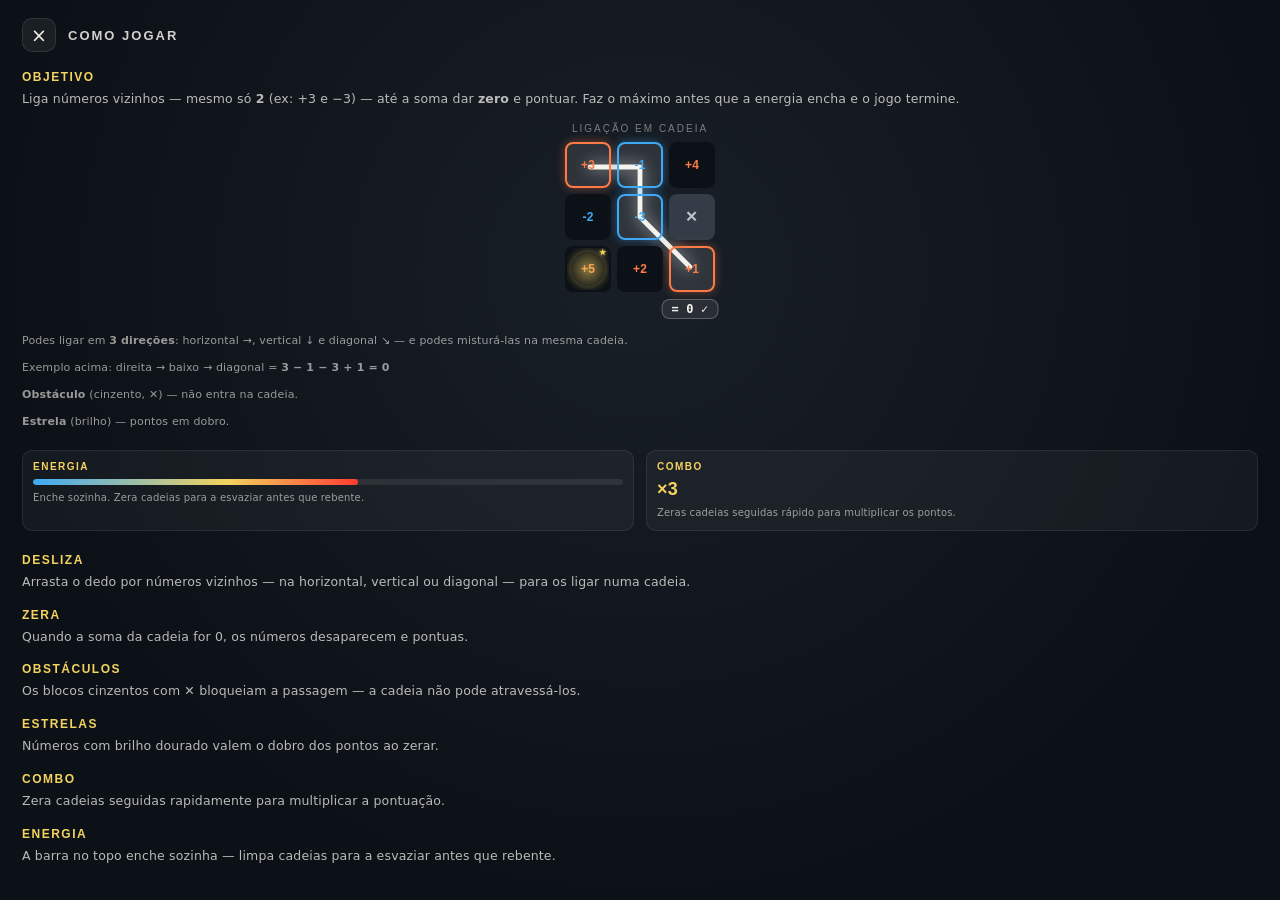
<file: www/index.html>
<!doctype html>
<html lang="pt">
<head>
<meta charset="utf-8">
<meta name="viewport" content="width=device-width, initial-scale=1, maximum-scale=1, user-scalable=no, viewport-fit=cover">
<meta name="theme-color" content="#090d12">
<meta name="apple-mobile-web-app-capable" content="yes">
<meta name="mobile-web-app-capable" content="yes">
<meta name="apple-mobile-web-app-status-bar-style" content="black-translucent">
<meta name="apple-mobile-web-app-title" content="ZERO">
<link rel="manifest" href="./manifest.json">
<link rel="icon" href="./icon-192.png">
<link rel="apple-touch-icon" href="./apple-touch-icon.png">
<meta name="description" content="Liga números vizinhos até a soma dar exatamente zero. Um puzzle rápido e viciante.">
<title>ZERO</title>
<style>
  :root{
    --bg:#0d1015;
    --warm:#ff7a45;
    --cool:#3fa9f5;
    --gold:#f4d35e;
    --rock:#3a4048;
    --ink:#eaf2f5;
    --surf-rgb:255,255,255;
    --scr-a:22,26,33;
    --scr-b:13,16,21;
    --scr-c:6,7,10;
  }
  body.theme-light{
    --bg:#f4f5f8;
    --ink:#14171c;
    --rock:#c9cdd4;
    --surf-rgb:15,17,22;
    --scr-a:255,255,255;
    --scr-b:238,240,244;
    --scr-c:223,227,233;
  }
  body{transition:background .25s ease, color .25s ease;}
  *{box-sizing:border-box; -webkit-tap-highlight-color:transparent;}
  html,body{
    margin:0; padding:0; width:100%; height:100%;
    background:var(--bg); overflow:hidden; overscroll-behavior:none;
    user-select:none; -webkit-user-select:none;
    font-family:'Inter',sans-serif; color:var(--ink);
  }
  /* bloqueio de scroll/touch: só na casa (#startScreen) e no jogo (#game) — as outras screens
     precisam de poder fazer scroll (missões, conquistas, definições, etc.) */
  #game{display:block; width:100vw; height:100vh; height:100dvh; touch-action:none;}

  #hud{
    position:fixed; top:0; left:0; right:0;
    padding: max(14px, env(safe-area-inset-top)) 20px 0 20px;
    pointer-events:none; z-index:5;
  }
  #hudTop{display:flex; justify-content:space-between; align-items:flex-start; gap:12px;}
  #menuBtn{
    flex:none; width:38px; height:38px; border-radius:11px;
    background:rgba(var(--surf-rgb),0.06); border:1px solid rgba(var(--surf-rgb),0.12);
    display:flex; flex-direction:column; align-items:center; justify-content:center; gap:4px;
    pointer-events:auto; cursor:pointer;
  }
  #menuBtn span{display:block; width:16px; height:2px; border-radius:2px; background:var(--ink); opacity:0.85;}
  #pauseBtn{
    flex:none; width:38px; height:38px; border-radius:11px;
    background:rgba(var(--surf-rgb),0.06); border:1px solid rgba(var(--surf-rgb),0.12);
    display:flex; align-items:center; justify-content:center; gap:4px;
    pointer-events:auto; cursor:pointer;
  }
  #pauseBtn span{display:block; width:4px; height:14px; border-radius:2px; background:var(--ink); opacity:0.85;}
  #scoreWrap{display:flex; flex-direction:column; line-height:1; flex:1;}
  #scoreVal{font-family:'Sora',sans-serif; font-weight:800; font-size:32px; letter-spacing:0.3px;}
  @keyframes recordGlow{
    0%{ color:var(--ink); text-shadow:none; }
    25%{ color:var(--gold); text-shadow:0 0 18px rgba(244,211,94,0.9); }
    100%{ color:var(--ink); text-shadow:none; }
  }
  #scoreVal.recordPulse{ animation:recordGlow 1.4s ease-out; }
  #scoreLabel{font-size:10px; letter-spacing:3px; opacity:0.45; margin-top:2px;}
  #comboBadge{
    font-family:'Sora',sans-serif; font-weight:700; font-size:13px;
    color:var(--gold); opacity:0; transform:translateY(-4px);
    transition:opacity .15s, transform .15s; margin-top:6px;
  }
  #comboBadge.show{opacity:1; transform:translateY(0);}
  #levelWrap{text-align:right; opacity:0.55; font-size:11px; letter-spacing:2px;}
  #levelCol{flex:none; display:flex; flex-direction:column; align-items:flex-end; gap:10px;}
  #levelVal{font-family:'Sora',sans-serif; font-size:17px; font-weight:600; opacity:1;}
  #levelVal.compoundVal{font-size:11.5px; line-height:1.3;}
  #missionTitleBar{
    font-family:'Sora',sans-serif; font-weight:700; font-size:12px; letter-spacing:1px;
    color:var(--gold); opacity:0; max-height:0; overflow:hidden;
    margin-top:0; text-align:center;
    transition:opacity .2s, max-height .2s, margin-top .2s;
  }
  #missionTitleBar.show{opacity:1; max-height:24px; margin-top:10px;}
  #missionTitleBar .streakFlame{color:var(--gold); opacity:0.9;}

  #corruptionOuter{
    margin-top:14px; height:7px; border-radius:99px; background:rgba(var(--surf-rgb),0.08);
    overflow:hidden;
  }
  #corruptionInner{height:100%; width:0%; border-radius:99px; background:linear-gradient(90deg,var(--cool),var(--gold) 60%,#ff3b30 100%); transition:width .15s linear;}
  #corruptionLabel{font-size:9px; letter-spacing:3px; opacity:0.4; margin-top:5px;}

  #hintBtn{
    position:relative; flex:none;
    z-index:8; width:44px; height:44px; border-radius:50%;
    background:rgba(244,211,94,0.12); border:1px solid rgba(244,211,94,0.35);
    display:flex; align-items:center; justify-content:center;
    font-size:19px; cursor:pointer; pointer-events:auto;
    box-shadow:0 4px 18px rgba(0,0,0,0.35);
    transition:transform .12s, opacity .2s;
  }
  #hintBtn:active{transform:scale(0.92);}
  #hintBtn.disabled{opacity:0.35; pointer-events:none;}
  #hintBtn.tutorialHidden{opacity:0; pointer-events:none;}
  #hintBtn .hintCost{
    position:absolute; bottom:-6px; right:-4px;
    background:rgb(var(--scr-c)); border:1px solid rgba(var(--surf-rgb),0.15);
    border-radius:999px; font-family:'Sora',sans-serif; font-size:9px; font-weight:700;
    padding:2px 6px; color:var(--gold); letter-spacing:0.5px;
  }

  #boostRow{
    display:flex; gap:14px; margin-top:10px; pointer-events:none;
  }
  .boostGroup{
    display:flex; align-items:center; gap:5px; pointer-events:none;
  }
  .boostBtn{
    position:relative; pointer-events:auto; cursor:pointer;
    width:40px; height:40px; border-radius:50%;
    display:flex; align-items:center; justify-content:center;
    font-size:17px;
    background:rgba(var(--surf-rgb),0.08); border:1px solid rgba(var(--surf-rgb),0.2);
    box-shadow:0 4px 16px rgba(0,0,0,0.32);
    transition:transform .12s, opacity .2s, background .2s, border-color .2s;
  }
  .boostBtn:active{transform:scale(0.9);}
  .boostBtn.disabled{opacity:0.32; pointer-events:none;}
  .boostGroup.tutorialHidden{opacity:0; pointer-events:none;}
  .boostBtn .boostCount{
    position:absolute; bottom:-7px; right:-6px;
    background:rgb(var(--scr-c)); border:1px solid rgba(var(--surf-rgb),0.15);
    border-radius:999px; font-family:'Sora',sans-serif; font-size:12px; font-weight:800;
    padding:2px 7px; color:var(--gold); letter-spacing:0.3px;
  }
  .boostInfoDot{
    position:relative; flex:none; width:17px; height:17px; border-radius:50%;
    background:rgba(var(--surf-rgb),0.14); border:1px solid rgba(var(--surf-rgb),0.22);
    font-size:10px; font-weight:700; display:flex; align-items:center; justify-content:center;
    opacity:0.75; font-family:'Sora',sans-serif; pointer-events:auto; cursor:pointer;
  }
  #freezeBtn.active{
    background:rgba(120,200,255,0.22); border-color:rgba(120,200,255,0.65);
    animation:boostPulse 1s ease-in-out infinite;
  }
  @keyframes boostPulse{
    0%,100%{box-shadow:0 4px 16px rgba(0,0,0,0.32);}
    50%{box-shadow:0 4px 16px rgba(120,200,255,0.55);}
  }
  #corruptionInner.frozen{
    background:linear-gradient(90deg,#7cc8ff,#bfe6ff 60%,#7cc8ff 100%);
  }

  #achToast{
    position:fixed; top:max(10px, env(safe-area-inset-top)); left:50%; z-index:20;
    width:min(300px, calc(100vw - 48px));
    transform:translate(-50%,-140%);
    opacity:0;
    transition:transform .4s cubic-bezier(.2,.9,.3,1.3), opacity .3s;
    background:rgba(var(--scr-a),0.92); border:1px solid rgba(244,211,94,0.35);
    border-radius:14px; padding:10px 14px;
    display:flex; align-items:center; gap:10px;
    box-shadow:0 10px 30px rgba(0,0,0,0.4), 0 0 20px rgba(244,211,94,0.12);
    pointer-events:none;
  }
  #achToast.show{ transform:translate(-50%,0); opacity:1; }
  #achToastBadge{
    flex:none; width:32px; height:32px; border-radius:50%;
    background:rgba(244,211,94,0.15); color:var(--gold);
    display:flex; align-items:center; justify-content:center;
    font-size:16px; box-shadow:inset 0 0 0 1px rgba(244,211,94,0.4);
  }
  #achToastTitle{font-family:'Sora',sans-serif; font-weight:700; font-size:13px; color:var(--gold); letter-spacing:0.5px;}
  #achToastDesc{font-size:11px; opacity:0.7; margin-top:2px; line-height:1.35;}

  #menuOverlay{
    position:fixed; inset:0; z-index:29; background:rgba(0,0,0,0.55);
    opacity:0; pointer-events:none; transition:opacity .3s ease;
  }
  #menuOverlay.show{opacity:1; pointer-events:auto;}
  #menuDrawer{
    position:fixed; top:0; left:0; bottom:0; z-index:30;
    width:min(82vw, 320px);
    padding: max(18px, env(safe-area-inset-top)) 18px max(18px, env(safe-area-inset-bottom)) 18px;
    background:linear-gradient(180deg, rgba(var(--scr-a),0.99), rgba(var(--scr-c),0.99));
    border-right:1px solid rgba(var(--surf-rgb),0.08);
    box-shadow:16px 0 40px rgba(0,0,0,0.45);
    transform:translateX(-100%);
    transition:transform .32s cubic-bezier(.2,.9,.3,1.1);
    display:flex; flex-direction:column;
  }
  #menuDrawer.show{transform:translateX(0);}
  .menuHeader{
    font-family:'Sora',sans-serif; font-weight:800; font-size:15px; letter-spacing:3px;
    opacity:0.55; margin-bottom:18px; display:flex; align-items:center; justify-content:space-between;
  }
  .menuCloseX{
    width:30px; height:30px; border-radius:9px; background:rgba(var(--surf-rgb),0.06);
    border:1px solid rgba(var(--surf-rgb),0.1); display:flex; align-items:center; justify-content:center;
    font-size:16px; cursor:pointer; opacity:0.8; line-height:1;
  }
  #menuList{display:flex; flex-direction:column; gap:8px;}
  .menuItem{
    display:flex; align-items:center; gap:12px; text-align:left;
    background:rgba(var(--surf-rgb),0.04); border:1px solid rgba(var(--surf-rgb),0.08);
    border-radius:12px; padding:14px 14px; color:var(--ink);
    font-family:'Inter',sans-serif; font-size:14px; font-weight:500;
    cursor:pointer; transition:background .15s, transform .1s;
  }
  .menuItem:active{transform:scale(0.97); background:rgba(var(--surf-rgb),0.09);}
  .menuItem.danger{
    color:#ff3b30; border-color:rgba(255,59,48,0.5);
    background:rgba(255,59,48,0.10);
    justify-content:center; text-align:center; font-weight:700;
  }
  .menuItem.danger:active{background:rgba(255,59,48,0.18);}
  .menuItem.danger .menuItemIcon{flex:none; width:auto;}
  .menuItemIcon{flex:none; width:20px; text-align:center; opacity:0.85;}
  #menuFooter{margin-top:auto; padding-top:14px; font-size:10px; letter-spacing:2px; opacity:0.35; text-align:center;}
  #pauseOverlay{
    position:fixed; inset:0; z-index:31; background:rgba(var(--scr-b),0.94);
    display:flex; flex-direction:column; align-items:center; justify-content:center; gap:22px;
    opacity:0; pointer-events:none; transition:opacity .2s ease;
  }
  #pauseOverlay.show{opacity:1; pointer-events:auto;}
  #pauseTitle{font-family:'Sora',sans-serif; font-weight:800; font-size:26px; letter-spacing:4px; opacity:0.9;}
  #pauseResumeBtn{
    display:flex; align-items:center; gap:10px;
    background:var(--ink); color:var(--bg); border:none; border-radius:999px;
    padding:14px 28px; font-family:'Sora',sans-serif; font-weight:700; font-size:14px;
    cursor:pointer;
  }
  #pauseResumeBtn:active{transform:scale(0.97);}
  #pauseHomeBtn{
    display:flex; align-items:center; gap:10px;
    background:transparent; color:var(--ink); border:1px solid rgba(var(--surf-rgb),0.22); border-radius:999px;
    padding:12px 26px; font-family:'Sora',sans-serif; font-weight:700; font-size:14px;
    cursor:pointer; opacity:0.85;
  }
  #pauseHomeBtn:active{transform:scale(0.97);}
  .menuToggleRow{
    display:flex; align-items:center; justify-content:space-between;
    background:rgba(var(--surf-rgb),0.04); border:1px solid rgba(var(--surf-rgb),0.08);
    border-radius:12px; padding:14px 14px; margin-bottom:8px;
  }
  .menuToggleLabel{display:flex; align-items:center; gap:12px; font-size:14px; font-weight:500;}
  .menuToggleLabel .menuItemIcon{width:20px; text-align:center; opacity:0.85;}
  .switchEl{position:relative; width:44px; height:26px; border-radius:99px; background:rgba(var(--surf-rgb),0.12); transition:background .2s; flex:none; cursor:pointer;}
  .switchEl i{position:absolute; top:3px; left:3px; width:20px; height:20px; border-radius:50%; background:#fff; transition:transform .2s; box-shadow:0 1px 3px rgba(0,0,0,0.4); font-style:normal;}
  .switchEl.on{background:linear-gradient(90deg,var(--warm),var(--gold));}
  .switchEl.on i{transform:translateX(18px);}
  .volRow{padding:4px 2px 16px 2px;}
  .volLabel{font-size:11.5px; opacity:0.6; margin-bottom:9px; display:flex; justify-content:space-between;}
  .volSlider{-webkit-appearance:none; appearance:none; width:100%; height:4px; border-radius:99px; background:rgba(var(--surf-rgb),0.14); outline:none; cursor:pointer; display:block;}
  .volSlider::-webkit-slider-thumb{-webkit-appearance:none; appearance:none; width:18px; height:18px; border-radius:50%; background:linear-gradient(90deg,var(--warm),var(--gold)); box-shadow:0 1px 3px rgba(0,0,0,0.4); cursor:pointer;}
  .volSlider::-moz-range-thumb{width:18px; height:18px; border-radius:50%; border:none; background:linear-gradient(90deg,var(--warm),var(--gold)); box-shadow:0 1px 3px rgba(0,0,0,0.4); cursor:pointer;}
  .goalRow{padding:12px 2px; border-bottom:1px solid rgba(var(--surf-rgb),0.06);}
  .goalRow.done .goalDesc{opacity:0.55; text-decoration:line-through;}
  .goalTop{display:flex; align-items:center; justify-content:space-between; margin-bottom:7px;}
  .goalDesc{font-size:12.5px; font-weight:500;}
  .goalCheck{flex:none; width:18px; height:18px; border-radius:6px; border:1px solid rgba(var(--surf-rgb),0.25); display:flex; align-items:center; justify-content:center; font-size:11px;}
  .goalRow.done .goalCheck{background:linear-gradient(90deg,var(--warm),var(--gold)); border-color:transparent; color:#1a1204;}
  .goalBar{height:5px; border-radius:99px; background:rgba(var(--surf-rgb),0.08); overflow:hidden;}
  .goalBar i{display:block; height:100%; background:linear-gradient(90deg,var(--cool),var(--gold)); border-radius:99px; font-style:normal;}
  .worldRow{display:flex; align-items:center; gap:12px; padding:14px 4px; border-bottom:1px solid rgba(var(--surf-rgb),0.06); cursor:pointer; transition:background .12s;}
  .worldRow:active{background:rgba(var(--surf-rgb),0.05);}
  .worldRow.locked{opacity:0.38; cursor:default;}
  .worldNum{flex:none; width:34px; height:34px; border-radius:10px; background:rgba(var(--surf-rgb),0.06); border:1px solid rgba(var(--surf-rgb),0.14); display:flex; align-items:center; justify-content:center; font-family:'Sora',sans-serif; font-weight:800; font-size:14px;}
  .worldInfo{flex:1; min-width:0;}
  .worldTitle{font-family:'Sora',sans-serif; font-weight:700; font-size:13px;}
  .worldDesc{font-size:10.5px; opacity:0.55; margin-top:2px;}
  .worldStatus{flex:none; font-family:'Space Mono',monospace; font-size:12px; opacity:0.75;}
  .worldRow{flex-wrap:wrap;}
  .worldSwatch{flex:none; width:14px; height:34px; border-radius:5px; box-shadow:0 0 10px rgba(0,0,0,0.25);}
  .worldRow.activeWorld{background:rgba(var(--surf-rgb),0.05); border-radius:10px; border-bottom-color:transparent; box-shadow:inset 0 0 0 1px rgba(var(--surf-rgb),0.16);}
  .worldActiveTag{display:inline-block; font-size:8.5px; letter-spacing:1.5px; font-weight:800; color:var(--gold); background:rgba(244,211,94,0.14); border:1px solid rgba(244,211,94,0.35); border-radius:99px; padding:1.5px 6px; margin-left:6px; vertical-align:middle;}
  .worldUseBtn{flex:none; width:max-content; margin-top:8px; margin-left:46px; font-family:'Sora',sans-serif; font-size:10px; font-weight:700; letter-spacing:1px; color:var(--ink); opacity:0.7; background:rgba(var(--surf-rgb),0.06); border:1px solid rgba(var(--surf-rgb),0.14); border-radius:8px; padding:6px 14px; text-align:center; cursor:pointer;}
  .worldUseBtn:active{opacity:1; background:rgba(var(--surf-rgb),0.12);}
  .worldAutoBanner{font-size:10.5px; opacity:0.6; padding:8px 6px 14px 6px; text-align:center; cursor:pointer; letter-spacing:0.3px;}
  .worldAutoBanner.on{color:var(--gold); opacity:0.85;}
  .missionBackBtn{
    display:flex; align-items:center; gap:6px; font-family:'Sora',sans-serif; font-weight:700;
    font-size:11px; letter-spacing:1.5px; opacity:0.6; padding:6px 2px 16px 2px; cursor:pointer;
  }
  .missionRow.milestone{
    background:rgba(244,211,94,0.07); border-radius:10px; border-bottom-color:transparent;
    box-shadow:inset 0 0 0 1px rgba(244,211,94,0.25);
  }
  .missionRow{display:flex; align-items:center; gap:12px; padding:13px 4px; border-bottom:1px solid rgba(var(--surf-rgb),0.06); cursor:pointer; transition:background .12s;}
  .missionRow:active{background:rgba(var(--surf-rgb),0.05);}
  .missionRow.locked{opacity:0.38; cursor:default;}
  .missionRow.done{background:rgba(244,211,94,0.05);}
  .missionNum{flex:none; width:30px; height:30px; border-radius:50%; background:rgba(var(--surf-rgb),0.06); border:1px solid rgba(var(--surf-rgb),0.14); display:flex; align-items:center; justify-content:center; font-family:'Sora',sans-serif; font-weight:700; font-size:13px;}
  .missionRow.done .missionNum{background:linear-gradient(90deg,var(--warm),var(--gold)); border-color:transparent; color:#1a1204;}
  .missionInfo{flex:1; min-width:0;}
  .missionTitle{font-family:'Sora',sans-serif; font-weight:700; font-size:12.5px;}
  .missionDesc{font-size:11px; opacity:0.6; margin-top:2px; line-height:1.4;}
  .missionStatus{flex:none; font-size:14px; color:var(--gold); letter-spacing:1px;}
  .skinRow{display:flex; align-items:center; gap:12px; padding:13px 4px; border-bottom:1px solid rgba(var(--surf-rgb),0.06); cursor:pointer; transition:background .12s;}
  .skinRow:active{background:rgba(var(--surf-rgb),0.05);}
  .skinRow.locked{opacity:0.4; cursor:default;}
  .skinRow.selected{background:rgba(244,211,94,0.07); border-radius:10px; border-bottom-color:transparent; box-shadow:inset 0 0 0 1px rgba(244,211,94,0.25);}
  .skinSwatch{flex:none; width:44px; height:34px; border-radius:9px; overflow:hidden; display:flex; border:1px solid rgba(var(--surf-rgb),0.15);}
  .skinSwatch i{flex:1; display:block; font-style:normal;}
  .skinInfo{flex:1; min-width:0;}
  .skinName{font-family:'Sora',sans-serif; font-weight:700; font-size:12.5px;}
  .skinDesc{font-size:11px; opacity:0.6; margin-top:2px;}
  .skinStatus{flex:none; font-size:14px; color:var(--gold); letter-spacing:1px;}
  .histRow{display:flex; align-items:center; justify-content:space-between; padding:11px 2px; border-bottom:1px solid rgba(var(--surf-rgb),0.06);}
  .histDate{font-size:10.5px; opacity:0.5;}
  .histScore{font-family:'Space Mono',monospace; font-weight:700; font-size:14px;}
  .histMeta{font-size:10px; opacity:0.45; margin-top:2px;}
  .menuInfoRow{margin-bottom:16px;}
  .menuInfoRow b{display:block; font-family:'Sora',sans-serif; font-size:12px; letter-spacing:1.5px; color:var(--gold); margin-bottom:4px;}
  .menuInfoRow span{font-size:12.5px; opacity:0.75; line-height:1.5;}

  #onboardCoach{
    position:fixed; left:50%; top:calc(max(14px, env(safe-area-inset-top)) + 130px);
    transform:translate(-50%,-8px); z-index:15; max-width:min(300px, calc(100vw - 48px));
    background:rgba(var(--scr-a),0.94); border:1px solid rgba(244,211,94,0.4); border-radius:14px;
    padding:11px 16px; text-align:center; font-size:12.5px; font-weight:600; line-height:1.4;
    color:var(--gold); opacity:0; pointer-events:none;
    transition:opacity .3s, transform .3s;
    box-shadow:0 10px 26px rgba(0,0,0,0.4);
  }
  #onboardCoach.show{opacity:1; transform:translate(-50%,0);}

  #onboardIntro{
    position:fixed; inset:0; z-index:45; background:rgba(0,0,0,0.72);
    display:flex; align-items:center; justify-content:center; padding:24px;
    opacity:0; pointer-events:none; transition:opacity .3s ease;
  }
  #onboardIntro.show{opacity:1; pointer-events:auto;}
  .onboardModalCard{
    background:linear-gradient(180deg, rgba(var(--scr-a),0.99), rgba(var(--scr-c),0.99));
    border:1px solid rgba(var(--surf-rgb),0.1); border-radius:20px;
    padding:26px 22px 22px 22px; max-width:340px; width:100%; text-align:center;
    box-shadow:0 20px 60px rgba(0,0,0,0.5);
  }
  .onboardModalTitle{
    font-family:'Sora',sans-serif; font-weight:800; font-size:16px; letter-spacing:0.5px;
    background:linear-gradient(90deg,var(--cool),var(--ink) 45%,var(--warm));
    -webkit-background-clip:text; background-clip:text; color:transparent;
  }
  .onboardModalText{font-size:12.5px; opacity:0.75; line-height:1.55; margin:2px 0 20px 0; text-align:left;}
  .onboardSkip{margin-top:14px; font-size:11px; opacity:0.5; text-decoration:underline; cursor:pointer;}

  .confettiBurst{position:fixed; inset:0; z-index:42; overflow:hidden; pointer-events:none;}
  .confettiBurst i{
    position:absolute; top:-12px; left:var(--x); width:7px; height:13px; border-radius:2px;
    opacity:0.95; font-style:normal;
    animation: confettiFall var(--dur) var(--delay) ease-in forwards;
  }
  @keyframes confettiFall{
    0%{ transform:translateY(-12px) rotate(0deg); opacity:1; }
    100%{ transform:translateY(100vh) rotate(var(--rot)); opacity:0; }
  }

  #casaScreen{
    position:fixed; inset:0; z-index:35;
    background:rgb(var(--scr-b));
    background-image:radial-gradient(ellipse at 50% 30%, rgb(var(--scr-a)) 0%, rgb(var(--scr-b)) 70%);
    padding: max(18px, env(safe-area-inset-top)) 22px max(18px, calc(env(safe-area-inset-bottom) + 16px)) 22px;
    display:flex; flex-direction:column;
    transform:translateY(100%);
    transition:transform .32s cubic-bezier(.2,.9,.3,1.1);
  }
  #casaScreen.show{transform:translateY(0);}
  .casaScreenHeader{display:flex; align-items:center; gap:12px; margin-bottom:18px; flex:none;}
  #casaScreenClose{
    width:34px; height:34px; border-radius:10px; background:rgba(var(--surf-rgb),0.06);
    border:1px solid rgba(var(--surf-rgb),0.1); display:flex; align-items:center; justify-content:center;
    font-size:19px; cursor:pointer; flex:none;
  }
  #casaScreenTitle{font-family:'Sora',sans-serif; font-weight:700; font-size:13px; letter-spacing:2px; opacity:0.85; text-align:left;}
  #casaScreenBody{flex:1; min-height:0; overflow-y:auto; touch-action:pan-y; -ms-overflow-style:none; scrollbar-width:none; text-align:left; padding-bottom:48px;}
  #casaScreenBody::-webkit-scrollbar{display:none;}

  #shareCardModal{
    position:fixed; inset:0; z-index:46; background:rgba(0,0,0,0.78);
    display:flex; align-items:center; justify-content:center; padding:20px;
    opacity:0; pointer-events:none; transition:opacity .25s ease;
  }
  #shareCardModal.show{opacity:1; pointer-events:auto;}
  .shareCardBox{
    position:relative; background:rgba(var(--scr-a),0.98); border:1px solid rgba(var(--surf-rgb),0.1);
    border-radius:20px; padding:16px 16px 18px; max-width:320px; width:100%;
    box-shadow:0 20px 60px rgba(0,0,0,0.5); text-align:center;
  }
  #shareCardImg{width:100%; border-radius:12px; display:block; background:rgba(var(--surf-rgb),0.06); aspect-ratio:1080/1350; object-fit:cover;}
  .shareCardStatus{font-size:11px; opacity:0.5; margin:10px 0 4px 0;}
  .shareCardActions{display:flex; gap:8px; margin-top:12px;}
  .shareCardActions .cta{flex:1; padding:12px 10px; font-size:13px;}
  .shareCardActions .ctaGhost{flex:1; padding:12px 10px; font-size:13px; justify-content:center;}
  .shareCardClose{
    position:absolute; top:-14px; right:-8px; width:32px; height:32px; border-radius:50%;
    background:rgba(var(--scr-a),1); border:1px solid rgba(var(--surf-rgb),0.15);
    display:flex; align-items:center; justify-content:center; font-size:16px; cursor:pointer;
  }

  .tutBoardWrap{position:relative; margin:6px auto 40px auto; width:100%; max-width:150px;}
  .tutBoard{display:grid; grid-template-columns:repeat(3,1fr); gap:6px; position:relative; z-index:2;}
  .tutChainSvg{position:absolute; inset:0; z-index:1; overflow:visible;}
  .tutChainSvg polyline{
    fill:none; stroke:var(--ink); stroke-width:3.2; stroke-linecap:round; stroke-linejoin:round;
    filter:drop-shadow(0 0 5px rgba(var(--surf-rgb),0.65));
  }
  .tutCell{
    aspect-ratio:1/1; border-radius:8px; display:flex; align-items:center; justify-content:center;
    font-family:'Sora',sans-serif; font-weight:700; font-size:12px;
    background:rgb(var(--scr-b)); border:2px solid transparent;
    color:var(--ink); position:relative; z-index:2; overflow:hidden;
  }
  .tutCell.pos{color:var(--warm);}
  .tutCell.neg{color:var(--cool);}
  .tutCell.star::before{content:''; position:absolute; inset:10%; border-radius:50%; background:radial-gradient(circle, rgba(244,211,94,0.55), rgba(244,211,94,0.12) 72%); box-shadow:0 0 8px rgba(244,211,94,0.5);}
  .tutCell.star::after{content:'★'; position:absolute; top:1px; right:3px; font-size:8px; line-height:1; color:var(--gold); text-shadow:0 0 4px rgba(244,211,94,0.9);}
  .tutCell.stone{background:var(--rock); color:rgba(var(--surf-rgb),0.7); font-size:15px;}
  .tutCell.inPath{background:rgba(var(--surf-rgb),0.10);}
  .tutCell.pos.inPath{border-color:var(--warm); box-shadow:0 0 10px rgba(255,122,69,0.4);}
  body.colorblind .tutCell.pos:not(.star)::after{content:'▲'; position:absolute; bottom:2px; left:4px; font-size:8px; line-height:1; opacity:0.85; color:var(--warm);}
  body.colorblind .tutCell.neg:not(.star)::after{content:'▼'; position:absolute; bottom:2px; left:4px; font-size:8px; line-height:1; opacity:0.85; color:var(--cool);}
  .tutCell.neg.inPath{border-color:var(--cool); box-shadow:0 0 10px rgba(63,169,245,0.4);}
  .tutBadge{
    position:absolute; left:83.333%; bottom:-27px; transform:translateX(-50%);
    font-family:'Space Mono',monospace; font-weight:700; font-size:12px; color:var(--ink);
    background:rgba(var(--surf-rgb),0.08); border:1px solid rgba(var(--surf-rgb),0.25);
    border-radius:8px; padding:2px 9px; white-space:nowrap;
  }
  .tutLabel{
    text-align:center; font-family:'Sora',sans-serif; font-size:10px; letter-spacing:2px;
    opacity:0.45; margin:0 0 8px 0;
  }
  .tutCaption{text-align:left; font-size:11px; opacity:0.6; margin-top:28px; margin-bottom:20px; line-height:1.55;}
  .tutCaption p{margin:0 0 10px 0;}
  .tutCaption p:last-child{margin-bottom:0;}
  .tutHudDemo{display:flex; gap:12px; margin-bottom:22px;}
  .tutHudItem{flex:1; background:rgba(var(--surf-rgb),0.04); border:1px solid rgba(var(--surf-rgb),0.08); border-radius:10px; padding:10px;}
  .tutHudItem b{display:block; font-family:'Sora',sans-serif; font-size:10px; letter-spacing:1.5px; color:var(--gold); margin-bottom:7px;}
  .tutMiniBar{height:6px; border-radius:99px; background:rgba(var(--surf-rgb),0.08); overflow:hidden;}
  .tutMiniBar i{display:block; height:100%; width:55%; background:linear-gradient(90deg,#3fa9f5,#f4d35e 60%,#ff3b30 100%); border-radius:99px;}
  .tutComboChip{font-family:'Sora',sans-serif; font-weight:800; font-size:18px; color:var(--gold);}
  .tutHudItem span{font-size:10px; opacity:0.6; display:block; margin-top:6px; line-height:1.4;}
  .menuStatRow{
    display:flex; justify-content:space-between; align-items:center;
    padding:11px 2px; border-bottom:1px solid rgba(var(--surf-rgb),0.06); font-size:12.5px; opacity:0.85;
  }
  .menuStatRow b{font-family:'Space Mono',monospace; font-size:14px; opacity:1;}
  .menuAchRow{display:flex; gap:10px; align-items:flex-start; padding:11px 2px; border-bottom:1px solid rgba(var(--surf-rgb),0.06); opacity:0.4;}
  .menuAchRow.unlocked{opacity:1;}
  .menuAchIcon{flex:none; width:26px; text-align:center; font-size:19px; padding-top:1px; filter:grayscale(0);}
  .menuAchRow:not(.unlocked) .menuAchIcon{filter:grayscale(1); opacity:0.7;}
  .menuAchTitle{font-family:'Sora',sans-serif; font-size:12.5px; font-weight:700;}
  .menuAchDesc{font-size:11px; opacity:0.65; margin-top:2px; line-height:1.4;}
  .menuCasaEmpty{font-size:12px; opacity:0.5; padding:14px 2px; text-align:center;}
  .casaGrid{display:grid; grid-template-columns:1fr 1fr; gap:10px; margin-bottom:18px;}
  .casaCard{
    background:rgba(var(--surf-rgb),0.05); border:1px solid rgba(var(--surf-rgb),0.08);
    border-radius:14px; padding:14px 10px; text-align:center;
  }
  .casaCardIcon{font-size:18px; margin-bottom:6px;}
  .casaCardVal{font-family:'Sora',sans-serif; font-weight:800; font-size:19px;}
  .casaCardLabel{font-size:9.5px; letter-spacing:1.5px; opacity:0.5; margin-top:3px; text-transform:uppercase;}
  .casaSectionLabel{font-size:10px; letter-spacing:2px; opacity:0.45; margin-bottom:6px;}
  .casaNavGrid{width:100%; max-width:340px; display:flex; flex-wrap:wrap; justify-content:center; gap:8px; margin:0;}
  .casaNavBtn{
    flex:0 0 calc(25% - 6px);
    display:flex; flex-direction:column; align-items:center; justify-content:center; gap:4px;
    background:rgba(var(--surf-rgb),0.04); border:1px solid rgba(var(--surf-rgb),0.08);
    border-radius:12px; padding:9px 3px 8px 3px; color:var(--ink);
    font-family:'Inter',sans-serif; font-size:8.5px; font-weight:500; letter-spacing:0.2px;
    cursor:pointer; transition:background .15s, transform .1s; text-align:center; line-height:1.2;
  }
  .casaNavBtn:active{transform:scale(0.95); background:rgba(var(--surf-rgb),0.09);}
  .casaNavBtn.danger{color:#ff8a80; border-color:rgba(255,59,48,0.25);}
  .casaNavIcon{font-size:16px;}

  .screen{
    position:fixed; inset:0; z-index:10;
    display:flex; flex-direction:column; align-items:center; justify-content:center;
    text-align:center; padding:24px; overflow-y:auto; touch-action:pan-y;
    background:rgb(var(--scr-b));
    background-image:radial-gradient(ellipse at 50% 35%, rgb(var(--scr-a)) 0%, rgb(var(--scr-b)) 70%);
    transition:opacity .35s ease;
  }
  .screen.hidden{opacity:0; pointer-events:none;}
  .title{
    font-family:'Sora',sans-serif; font-weight:800;
    font-size:66px; letter-spacing:4px; margin:0 0 6px 0;
    background:linear-gradient(90deg,var(--cool),var(--ink) 45%,var(--warm));
    -webkit-background-clip:text; background-clip:text; color:transparent;
  }
  .tagline{font-size:14px; opacity:0.6; margin-bottom:30px; max-width:300px; line-height:1.5;}
  .howto{display:flex; gap:18px 18px; margin-bottom:36px; flex-wrap:wrap; justify-content:center; max-width:340px;}
  .howto div{width:150px; font-size:12px; opacity:0.65; line-height:1.5;}
  .howto b{display:block; color:var(--ink); opacity:1; font-family:'Sora',sans-serif; font-size:13px; margin-bottom:4px;}
  .howtoIcon{width:44px; height:44px; display:block; margin:0 auto 8px auto;}
  .cta{
    font-family:'Sora',sans-serif; font-weight:700; letter-spacing:1.5px; font-size:15px;
    background:linear-gradient(90deg,var(--warm),var(--gold)); color:#1a1204; border:none; border-radius:999px;
    padding:16px 42px; cursor:pointer; box-shadow:0 0 40px rgba(255,122,69,0.3);
    transition:transform .12s;
  }
  .cta:active{transform:scale(0.95);}
  #gameOverScreen .title{font-size:28px; letter-spacing:3px; background:linear-gradient(90deg,#ff3b30,var(--warm)); -webkit-background-clip:text; background-clip:text;}
  .startDashboard{width:100%; max-width:340px; margin:0;}
  #startScreen{
    overflow-y:auto; overflow-x:hidden; touch-action:none; justify-content:center;
    padding:max(14px, env(safe-area-inset-top)) 22px max(28px, calc(env(safe-area-inset-bottom) + 20px)) 22px;
  }
  #startScreenInner{
    display:flex; flex-direction:column; align-items:center; width:100%;
    gap:clamp(8px,2.1vh,14px); transform-origin:50% 50%; transition:transform .12s ease;
  }
  #startScreen .title{font-size:clamp(34px,10vh,52px); margin:0;}
  #startScreen .tagline{font-size:11.5px; margin:0; max-width:260px; line-height:1.4; opacity:0.5;}
  #startScreen .cta{padding:14px 40px;}
  #startScreen .casaGrid{display:flex; flex-wrap:wrap; justify-content:center; gap:8px;}
  #startScreen .casaCard{flex:0 0 calc((100% - 16px)/3); box-sizing:border-box; padding:9px 5px; border-radius:12px;}
  #startScreen .casaCardIcon{font-size:14px; margin-bottom:3px;}
  #startScreen .casaCardVal{font-size:14px;}
  #startScreen .casaCardLabel{font-size:7.5px; margin-top:2px;}
  @media (max-height: 680px){
    #startScreen .title{font-size:clamp(26px,7vh,40px);}
    #startScreen .tagline{display:none;}
    .freeplayGroup{padding:8px 12px 10px; gap:7px;}
    #startScreen .cta{padding:11px 34px;}
    .ctaGhost{padding:11px 20px;}
  }
  .howtoDetails{width:100%; max-width:340px; margin-top:22px;}
  .howtoDetails summary{
    cursor:pointer; list-style:none; font-family:'Sora',sans-serif; font-size:11px;
    letter-spacing:2px; opacity:0.45; text-align:center; padding:6px; user-select:none;
  }
  .howtoDetails summary::-webkit-details-marker{display:none;}
  .howtoDetails summary::after{content:' ▾'; }
  .howtoDetails[open] summary::after{content:' ▴'; }
  .howtoDetails .howto{margin-top:18px;}
  .statRow{display:flex; gap:40px; margin:16px 0 30px 0;}
  .statBlock{text-align:center;}
  .statBlock span{display:block;}
  .statNum{font-family:'Sora',sans-serif; font-size:30px; font-weight:800;}
  .statLbl{font-size:10px; letter-spacing:2px; opacity:0.5; margin-top:4px;}
  .freeplayGroup{
    display:flex; flex-direction:column; align-items:center; gap:10px;
    padding:10px 14px 14px; border:1px solid rgba(var(--surf-rgb),0.10);
    border-radius:20px; background:rgba(var(--surf-rgb),0.035);
  }
  .freeplayModeLabel{font-size:9.5px; letter-spacing:2px; opacity:0.55; text-align:center; margin:0; font-weight:600;}
  .freeplayModeRow{display:flex; gap:7px; flex-wrap:wrap; justify-content:center;}
  .modeChip{
    font-family:'Sora',sans-serif; font-weight:700; letter-spacing:0.6px; font-size:11px;
    background:rgba(var(--surf-rgb),0.05); color:var(--ink); opacity:0.55;
    border:1px solid rgba(var(--surf-rgb),0.12); border-radius:999px;
    padding:7px 13px; cursor:pointer; transition:transform .12s, background .15s, opacity .15s, border-color .15s;
  }
  .modeChip:active{transform:scale(0.94);}
  .modeChip.active{
    opacity:1; color:#1a1204; background:linear-gradient(90deg,var(--warm),var(--gold));
    border-color:transparent;
  }
  .ctaRow{display:flex; gap:10px; align-items:center; flex-wrap:wrap; justify-content:center;}
  .ctaGhost{
    font-family:'Sora',sans-serif; font-weight:700; letter-spacing:1px; font-size:13px;
    background:rgba(var(--surf-rgb),0.06); color:var(--ink); border:1px solid rgba(var(--surf-rgb),0.14);
    border-radius:999px; padding:15px 24px; cursor:pointer; transition:transform .12s, background .15s;
    display:flex; align-items:center; gap:7px;
  }
  .ctaGhost:active{transform:scale(0.95); background:rgba(var(--surf-rgb),0.12);}
  #missionsBtn{
    background:linear-gradient(90deg, var(--cool), #b06bff 45%, var(--warm) 90%);
    background-size:220% 100%;
    color:#0d1015; border:none; font-weight:700;
    box-shadow:0 0 18px rgba(63,169,245,0.35), 0 0 28px rgba(255,122,69,0.22);
    animation:missionPulse 3.2s ease-in-out infinite;
  }
  #missionsBtn:active{transform:scale(0.95);}
  @keyframes missionPulse{
    0%,100%{ background-position:0% 50%; box-shadow:0 0 16px rgba(63,169,245,0.32), 0 0 24px rgba(255,122,69,0.18); }
    50%{ background-position:100% 50%; box-shadow:0 0 26px rgba(176,107,255,0.5), 0 0 32px rgba(244,211,94,0.32); }
  }
  @media (prefers-reduced-motion: reduce){
    #missionsBtn{ animation:none; }
  }
  .shareToast{
    position:fixed; left:50%; bottom:max(28px, env(safe-area-inset-bottom)); z-index:40;
    transform:translate(-50%,20px); opacity:0; transition:transform .25s, opacity .25s;
    background:rgba(var(--scr-a),0.96); border:1px solid rgba(var(--surf-rgb),0.14);
    border-radius:999px; padding:10px 18px; font-size:12px; pointer-events:none;
  }
  .shareToast.show{transform:translate(-50%,0); opacity:1;}

  .casaCard{position:relative;}
  .casaCardHint{cursor:pointer;}
  .casaCardHintDot{
    position:absolute; top:8px; right:8px; width:15px; height:15px; border-radius:50%;
    background:rgba(var(--surf-rgb),0.1); border:1px solid rgba(var(--surf-rgb),0.18);
    font-size:10px; font-weight:700; display:flex; align-items:center; justify-content:center;
    opacity:0.65; font-family:'Sora',sans-serif;
  }
  #statInfoToast{
    position:fixed; left:50%; top:50%; z-index:60; max-width:78vw;
    transform:translate(-50%,-50%) scale(0.94); opacity:0; transition:transform .2s, opacity .2s;
    background:rgba(var(--scr-a),0.98); border:1px solid rgba(var(--surf-rgb),0.16);
    border-radius:16px; padding:16px 18px; font-size:13px; line-height:1.5; text-align:center;
    pointer-events:none; box-shadow:0 10px 30px rgba(0,0,0,0.35);
  }
  #statInfoToast.show{transform:translate(-50%,-50%) scale(1); opacity:1; pointer-events:auto;}

  @media (max-width:420px){
    .title{font-size:48px;}
    .howto{gap:12px 14px;}
    .howto div{width:120px; font-size:10.5px;}
  }

  /* ZERO — acabamento visual: interface de jogo editorial, limpa e táctil */
  :root{
    --bg:#090d12; --warm:#ff8058; --cool:#63c4df; --gold:#f3cf72;
    --rock:#343d47; --ink:#f4f2ec; --scr-a:25,31,39; --scr-b:12,17,23; --scr-c:7,10,14;
  }
  body{font-family:Inter,ui-sans-serif,system-ui,-apple-system,"Segoe UI",sans-serif; letter-spacing:.01em;}
  #hud{padding-left:clamp(16px,4vw,28px);padding-right:clamp(16px,4vw,28px);}
  #menuBtn,#pauseBtn{width:42px;height:42px;border-radius:14px;background:rgba(255,255,255,.075);border-color:rgba(255,255,255,.14);backdrop-filter:blur(14px);}
  #scoreVal{font-size:clamp(30px,8vw,38px);letter-spacing:-1.5px;font-variant-numeric:tabular-nums;}
  #scoreLabel,#corruptionLabel{font-size:9px;letter-spacing:2.5px;font-weight:700;}
  #levelWrap{font-size:10px;letter-spacing:1.8px;}
  #levelVal{font-size:20px;letter-spacing:-.5px;}
  #boostRow{gap:16px;margin-top:14px;}
  .boostBtn{width:42px;height:42px;background:rgba(255,255,255,.075);border-color:rgba(255,255,255,.16);backdrop-filter:blur(12px);}
  #hintBtn{width:46px;height:46px;background:rgba(243,207,114,.14);border-color:rgba(243,207,114,.4);}
  #corruptionOuter{height:6px;background:rgba(255,255,255,.1);margin-top:16px;}
  #corruptionInner{box-shadow:0 0 14px rgba(99,196,223,.28);}
  .cta{background:linear-gradient(110deg,#ff8058,#f3cf72);box-shadow:0 8px 26px rgba(255,128,88,.18);border-radius:16px;color:#17130d;}
  .ctaGhost{border-radius:15px;background:rgba(255,255,255,.065);border-color:rgba(255,255,255,.13);}
  #startScreen{background:radial-gradient(ellipse at 50% 12%,rgba(99,196,223,.10),transparent 48%),radial-gradient(ellipse at 85% 78%,rgba(255,128,88,.08),transparent 40%),var(--bg);}
  #startScreen .title{font-size:clamp(48px,13vw,68px);letter-spacing:7px;text-shadow:0 12px 42px rgba(0,0,0,.28);}
  #startScreen .tagline{opacity:.72;letter-spacing:.02em;}
  .freeplayGroup{background:rgba(255,255,255,.045);border-color:rgba(255,255,255,.11);backdrop-filter:blur(16px);width:min(100%,360px);}
  .modeChip{border-radius:12px;padding:9px 14px;}
  .modeChip.active{background:linear-gradient(110deg,#ff8058,#f3cf72);}
  #missionsBtn{border-radius:15px;box-shadow:0 8px 28px rgba(99,196,223,.14);}
  .casaCard{background:rgba(255,255,255,.045)!important;border:1px solid rgba(255,255,255,.1)!important;border-radius:15px!important;}
  #menuDrawer{background:linear-gradient(160deg,rgba(25,31,39,.99),rgba(7,10,14,.99));border-right-color:rgba(255,255,255,.12);}
  .menuItem,.menuToggleRow,.menuStatRow,.menuAchRow,.skinRow,.goalRow{border-radius:14px;}
  .onboardModalCard,.shareCardBox{border:1px solid rgba(255,255,255,.14);box-shadow:0 24px 80px rgba(0,0,0,.48);backdrop-filter:blur(20px);}
  #pauseOverlay{backdrop-filter:blur(12px);}
  button,[role="button"],.boostBtn,.menuItem,.casaNavBtn{touch-action:manipulation;}
  button:focus-visible,[role="button"]:focus-visible{outline:2px solid var(--cool);outline-offset:3px;}
  @media(max-width:380px){#hud{padding-left:13px;padding-right:13px;}#scoreVal{font-size:29px;}#boostRow{gap:10px;}}
  @media(prefers-reduced-motion:reduce){*,*::before,*::after{scroll-behavior:auto!important;animation-duration:.01ms!important;animation-iteration-count:1!important;transition-duration:.01ms!important;}}

</style>
</head>
<body>

<canvas id="game" role="img" aria-label="Tabuleiro do jogo ZERO — grelha de números para arrastar e ligar. Este ecrã de jogo é visual e não tem suporte a leitor de ecrã."></canvas>

<div id="hud">
  <div id="hudTop">
    <div id="pauseBtn" aria-label="Pausa"><span></span><span></span></div>
    <div id="scoreWrap">
      <div id="scoreVal">0</div>
      <div id="scoreLabel">PONTOS</div>
      <div id="comboBadge">×1</div>
    </div>
    <div id="levelCol">
      <div id="levelWrap"><span id="levelLabel">NÍVEL</span><br><span id="levelVal">1</span></div>
      <div id="hintBtn" aria-label="Dica">💡<span class="hintCost">+8</span></div>
    </div>
  </div>
  <div id="boostRow">
    <div id="freezeGroup" class="boostGroup"><div id="freezeBtn" class="boostBtn" aria-label="Congelar energia">❄️<span class="boostCount">2</span></div><span class="boostInfoDot" data-info="Ganha +1 carga extra (até 3) sempre que atingires um combo de ×4 ou mais, e mais 1 sempre que sobrevives a um momento crítico com a energia acima de 90%.">?</span></div>
    <div id="shuffleGroup" class="boostGroup"><div id="shuffleBtn" class="boostBtn" aria-label="Baralhar tabuleiro">🔀<span class="boostCount">2</span></div><span class="boostInfoDot" data-info="Ganha +1 carga extra (até 3) sempre que limpares uma ★ dentro de uma cadeia de 4 ou mais números.">?</span></div>
    <div id="removeGroup" class="boostGroup"><div id="removeBtn" class="boostBtn" aria-label="Remover pedra">💥<span class="boostCount">2</span></div><span class="boostInfoDot" data-info="Ganha +1 carga extra (até 3) sempre que ligares uma cadeia de 5 ou mais números.">?</span></div>
  </div>
  <div id="missionTitleBar"></div>
  <div id="corruptionOuter"><div id="corruptionInner"></div></div>
  <div id="corruptionLabel">ENERGIA</div>
</div>

<div id="achToast">
  <div id="achToastBadge">★</div>
  <div>
    <div id="achToastTitle"></div>
    <div id="achToastDesc"></div>
  </div>
</div>

<div id="onboardCoach"><div id="onboardCoachText"></div></div>

<div id="onboardIntro">
  <div class="onboardModalCard">
    <div class="onboardModalTitle">LIGA NÚMEROS ATÉ SOMAREM ZERO</div>
    <div class="tutBoardWrap" style="margin:14px auto 22px auto;">
      <svg class="tutChainSvg" viewBox="0 0 100 100" preserveAspectRatio="none">
        <polyline points="16.667,16.667 50,16.667 50,50 83.333,83.333"></polyline>
      </svg>
      <div class="tutBoard">
        <div class="tutCell pos inPath">+3</div>
        <div class="tutCell neg inPath">-1</div>
        <div class="tutCell pos">+4</div>
        <div class="tutCell neg">-2</div>
        <div class="tutCell neg inPath">-3</div>
        <div class="tutCell stone">✕</div>
        <div class="tutCell star pos">+5</div>
        <div class="tutCell pos">+2</div>
        <div class="tutCell pos inPath">+1</div>
      </div>
      <div class="tutBadge">= 0 ✓</div>
    </div>
    <div class="onboardModalText">Arrasta o dedo por números vizinhos — horizontal, vertical ou diagonal — até a soma da cadeia dar exatamente <b style="color:var(--ink)">0</b>. Quando isso acontecer, os números desaparecem e pontuas!</div>
    <button class="cta" id="onboardIntroBtn">VAMOS LÁ</button>
    <div class="onboardSkip" id="onboardSkipBtn">Já sei jogar</div>
  </div>
</div>

<div id="shareCardModal">
  <div class="shareCardBox">
    <img id="shareCardImg" alt="Cartão de resultado ZERO">
    <div class="shareCardStatus" id="shareCardStatus">A gerar cartão…</div>
    <div class="shareCardActions">
      <button class="cta" id="shareCardSendBtn">PARTILHAR</button>
      <button class="ctaGhost" id="shareCardDownloadBtn">⬇ GUARDAR</button>
    </div>
    <div class="shareCardClose" id="shareCardCloseBtn" role="button" tabindex="0" aria-label="Fechar">✕</div>
  </div>
</div>
<div id="pauseOverlay">
  <div id="pauseTitle">PAUSA</div>
  <button id="pauseResumeBtn"><span>▶</span>Continuar</button>
  <button id="pauseHomeBtn"><span>⌂</span>Casa</button>
</div>

<div id="casaScreen">
  <div class="casaScreenHeader">
    <div id="casaScreenClose" role="button" tabindex="0" aria-label="Voltar">‹</div>
    <div id="casaScreenTitle"></div>
  </div>
  <div id="casaScreenBody"></div>
</div>

<div class="screen" id="startScreen">
 <div id="startScreenInner">
  <div class="title">ZERO</div>
  <div class="tagline">Liga números vizinhos até a soma dar exatamente zero.</div>
  <div id="startDashboard" class="startDashboard"></div>
  <div class="freeplayGroup">
    <div class="freeplayModeLabel">DIFICULDADE · MODO LIVRE</div>
    <div class="freeplayModeRow" id="freeplayModeRow">
      <button type="button" class="modeChip" data-mode="facil">FÁCIL</button>
      <button type="button" class="modeChip" data-mode="normal">NORMAL</button>
      <button type="button" class="modeChip" data-mode="dificil">DIFÍCIL</button>
      <button type="button" class="modeChip" data-mode="zen">🧘 ZEN</button>
    </div>
    <button class="cta" id="startBtn">▶ JOGAR MODO LIVRE</button>
  </div>
  <div class="ctaRow">
    <button class="ctaGhost" id="missionsBtn">🚀 MISSÕES</button>
  </div>
  <div class="casaNavGrid" id="startMenuList">
    <div class="casaNavBtn" id="casaHowTo" role="button" tabindex="0"><span class="casaNavIcon"><svg width="16" height="16" viewBox="0 0 24 24" fill="none"><circle cx="12" cy="12" r="9.5" stroke="#ff7a45" stroke-width="1.7"/><path d="M9.3 9.5a2.7 2.7 0 015.2.9c0 1.8-2.5 2-2.5 3.8" stroke="#ff7a45" stroke-width="1.7" stroke-linecap="round" fill="none"/><circle cx="12" cy="17.3" r="1.1" fill="#ff7a45"/></svg></span>Como Jogar</div>
    <div class="casaNavBtn" id="casaStats" role="button" tabindex="0"><span class="casaNavIcon"><svg width="16" height="16" viewBox="0 0 24 24" fill="none"><rect x="4" y="13" width="4" height="7" rx="1" fill="#3fa9f5"/><rect x="10" y="8" width="4" height="12" rx="1" fill="#f4d35e"/><rect x="16" y="4" width="4" height="16" rx="1" fill="#ff7a45"/></svg></span>Estatísticas</div>
    <div class="casaNavBtn" id="casaAch" role="button" tabindex="0"><span class="casaNavIcon"><svg width="16" height="16" viewBox="0 0 24 24"><path d="M12 2.5l2.9 6.3 6.9.7-5.2 4.7 1.5 6.8L12 17.6l-6.1 3.4 1.5-6.8-5.2-4.7 6.9-.7z" fill="#f4d35e"/></svg></span>Conquistas</div>
    <div class="casaNavBtn" id="casaGoals" role="button" tabindex="0"><span class="casaNavIcon">🎯</span>Objetivos</div>
    <div class="casaNavBtn" id="casaHistory" role="button" tabindex="0"><span class="casaNavIcon"><svg width="16" height="16" viewBox="0 0 24 24" fill="none"><circle cx="12" cy="12" r="9.5" stroke="#f4d35e" stroke-width="1.7"/><path d="M12 6.5v6l4 2.3" stroke="#f4d35e" stroke-width="1.7" stroke-linecap="round" stroke-linejoin="round" fill="none"/></svg></span>Histórico</div>
    <div class="casaNavBtn" id="casaSettings" role="button" tabindex="0"><span class="casaNavIcon"><svg width="16" height="16" viewBox="0 0 24 24"><g fill="#3fa9f5"><rect x="10.6" y="1.3" width="2.8" height="4" rx="1"/><rect x="10.6" y="18.7" width="2.8" height="4" rx="1"/><rect x="1.3" y="10.6" width="4" height="2.8" rx="1"/><rect x="18.7" y="10.6" width="4" height="2.8" rx="1"/><rect x="4.5" y="4.5" width="2.8" height="4" rx="1" transform="rotate(45 5.9 6.5)"/><rect x="16.7" y="15.7" width="2.8" height="4" rx="1" transform="rotate(45 18.1 17.7)"/><rect x="4.5" y="15.7" width="2.8" height="4" rx="1" transform="rotate(-45 5.9 17.7)"/><rect x="16.7" y="4.5" width="2.8" height="4" rx="1" transform="rotate(-45 18.1 6.5)"/><circle cx="12" cy="12" r="6.3"/></g><circle cx="12" cy="12" r="2.9" fill="#141922"/></svg></span>Definições</div>
    <div class="casaNavBtn" id="casaSkins" role="button" tabindex="0"><span class="casaNavIcon">🎨</span>Paletas</div>
  </div>
 </div>
</div>

<div class="screen hidden" id="gameOverScreen">
  <div class="title">FIM DE JOGO</div>
  <div class="statRow">
    <div class="statBlock"><span class="statNum" id="finalScore">0</span><span class="statLbl">PONTOS</span></div>
    <div class="statBlock"><span class="statNum" id="finalBest">0</span><span class="statLbl">RECORDE</span></div>
  </div>
  <div class="ctaRow">
    <button class="cta" id="retryBtn">TENTAR DE NOVO</button>
    <button class="ctaGhost" id="shareBtn"><svg width="15" height="15" viewBox="0 0 24 24" fill="none"><circle cx="18" cy="5" r="3" fill="currentColor"/><circle cx="6" cy="12" r="3" fill="currentColor"/><circle cx="18" cy="19" r="3" fill="currentColor"/><path d="M8.6 10.6l6.8-3.9M8.6 13.4l6.8 3.9" stroke="currentColor" stroke-width="1.8"/></svg> PARTILHAR</button>
    <button class="ctaGhost" id="gameOverHomeBtn">⌂ CASA</button>
  </div>
</div>

<div class="screen hidden" id="missionIntroScreen">
  <div class="tagline" id="missionIntroNum" style="margin-bottom:6px; opacity:0.5; letter-spacing:3px; font-size:11px;">MISSÃO</div>
  <div class="title" id="missionIntroTitle" style="font-size:30px;">Missão</div>
  <div id="missionIntroGoalBox" style="margin:10px 0 30px 0; padding:16px 22px; border-radius:16px; background:rgba(var(--surf-rgb),0.05); border:1px solid rgba(244,211,94,0.25); max-width:300px;">
    <div style="font-size:10px; letter-spacing:3px; opacity:0.5; margin-bottom:8px;">OBJETIVO</div>
    <div id="missionIntroGoal" style="font-family:'Sora',sans-serif; font-weight:700; font-size:16px; color:var(--gold);"></div>
  </div>
  <div class="ctaRow">
    <button class="cta" id="missionIntroStartBtn">COMEÇAR</button>
    <button class="ctaGhost" id="missionIntroHomeBtn">⌂ CASA</button>
  </div>
</div>

<div class="screen hidden" id="missionResultScreen">
  <div class="title" id="missionResultTitle">MISSÃO CUMPRIDA</div>
  <div id="missionResultStars" style="font-size:32px; letter-spacing:8px; margin-bottom:14px; color:var(--gold);"></div>
  <div class="tagline" id="missionResultDesc"></div>
  <div id="missionResultStreak" style="display:none; align-items:center; gap:6px; justify-content:center; margin-top:10px; font-family:'Sora',sans-serif; font-weight:700; font-size:13px; color:var(--warm);"></div>
  <div class="statRow">
    <div class="statBlock"><span class="statNum" id="missionResultScoreVal">0</span><span class="statLbl">PONTOS</span></div>
  </div>
  <div class="ctaRow">
    <button class="cta" id="missionNextBtn">PRÓXIMA MISSÃO</button>
    <button class="ctaGhost" id="missionRetryBtn">TENTAR DE NOVO</button>
    <button class="ctaGhost" id="missionHomeBtn">⌂ CASA</button>
  </div>
</div>

<div class="shareToast" id="shareToast">Copiado!</div>
<div id="statInfoToast"></div>

<script>
(function(){
  "use strict";

  const canvas = document.getElementById('game');
  const ctx = canvas.getContext('2d');
  const reducedMotion = window.matchMedia && matchMedia('(prefers-reduced-motion: reduce)').matches;

  let DPR = Math.min(window.devicePixelRatio||1, 2);
  let W=0, H=0;
  function resize(){
    W = window.innerWidth; H = window.innerHeight;
    DPR = Math.min(window.devicePixelRatio||1, 2);
    canvas.width = W*DPR; canvas.height = H*DPR;
    canvas.style.width = W+'px'; canvas.style.height = H+'px';
    ctx.setTransform(DPR,0,0,DPR,0,0);
    layoutGrid();
    fitStartScreen();
  }
  window.addEventListener('resize', resize);

  // ---------- garante que a casa cabe sempre num só ecrã (sem scroll) ----------
  // Mede o conteúdo real da casa e, se não couber na altura disponível, reduz a
  // escala do wrapper até caber — cobre telemóveis mais baixos e o modo app
  // instalado/APK, onde a altura visível muda em relação ao browser.
  function fitStartScreen(){
    const outer = document.getElementById('startScreen');
    const inner = document.getElementById('startScreenInner');
    if(!outer || !inner) return;
    inner.style.transform = '';
    const cs = getComputedStyle(outer);
    const padTop = parseFloat(cs.paddingTop)||0;
    const padBottom = parseFloat(cs.paddingBottom)||0;
    const available = outer.clientHeight - padTop - padBottom;
    const needed = inner.scrollHeight;
    if(available > 0 && needed > available){
      const scale = Math.max(0.7, available / needed);
      inner.style.transform = `scale(${scale})`;
    }
  }
  window.addEventListener('load', fitStartScreen);
  if(document.fonts && document.fonts.ready){ document.fonts.ready.then(fitStartScreen).catch(()=>{}); }

  // ---------- config ----------
  const COLS = 4, ROWS = 6, GAP = 10;
  const COMBO_WINDOW = 2.5;

  // ---------- state ----------
  const STATE = { START:0, PLAYING:1, OVER:2 };
  let state = STATE.START;
  const BEST_KEY = 'zero_best_score';
  function loadBest(){
    try{
      const v = parseInt(localStorage.getItem(BEST_KEY), 10);
      return Number.isFinite(v) ? v : 0;
    }catch(e){ return 0; }
  }
  function saveBest(v){
    try{ localStorage.setItem(BEST_KEY, String(v)); }catch(e){}
  }
  let best = loadBest();

  // ---------- missions ----------
  const MISSION_KEY = 'zero_missions';
  function loadMissionState(){
    try{
      const s = JSON.parse(localStorage.getItem(MISSION_KEY));
      return Object.assign({unlocked:1, stars:{}}, s||{});
    }catch(e){ return {unlocked:1, stars:{}}; }
  }
  function saveMissionState(s){ try{ localStorage.setItem(MISSION_KEY, JSON.stringify(s)); }catch(e){} }
  let missionState = loadMissionState();

  // ---------- mission 3-star streak ----------
  const MISSION_STREAK_KEY = 'zero_mission_streak';
  function loadMissionStreak(){
    try{
      const s = JSON.parse(localStorage.getItem(MISSION_STREAK_KEY));
      return Object.assign({current:0, best:0}, s||{});
    }catch(e){ return {current:0, best:0}; }
  }
  function saveMissionStreak(s){ try{ localStorage.setItem(MISSION_STREAK_KEY, JSON.stringify(s)); }catch(e){} }
  let missionStreak = loadMissionStreak();
  function registerMissionOutcome(threeStars){
    if(threeStars){
      missionStreak.current += 1;
      if(missionStreak.current > missionStreak.best) missionStreak.best = missionStreak.current;
    } else {
      missionStreak.current = 0;
    }
    saveMissionStreak(missionStreak);
  }
  let mode = 'classic'; // 'classic' | 'mission'
  let missionIndex = null, currentMission = null, missionProgress = null;

  // ---------- dificuldade / modo zen (só afeta o Modo Livre — as missões têm curva própria) ----------
  const FREEPLAY_KEY = 'zero_freeplay_mode';
  const FREEPLAY_MODES = ['facil','normal','dificil','zen'];
  const FREEPLAY_FILL_MULT = {facil:0.6, normal:1, dificil:1.5, zen:0};
  const FREEPLAY_RELIEF_MULT = {facil:1.3, normal:1, dificil:0.75, zen:1};
  const FREEPLAY_ROCK_MULT = {facil:0.4, normal:1, dificil:1.7, zen:0.6};
  const FREEPLAY_MAG_BONUS = {facil:-1, normal:0, dificil:1, zen:0};
  function loadFreeplayMode(){
    try{
      const v = localStorage.getItem(FREEPLAY_KEY);
      return FREEPLAY_MODES.includes(v) ? v : 'normal';
    }catch(e){ return 'normal'; }
  }
  function saveFreeplayMode(v){ try{ localStorage.setItem(FREEPLAY_KEY, v); }catch(e){} }
  let freeplayMode = loadFreeplayMode();

  // 25 adjetivos × 20 substantivos = 500 combinações, cada uma usada exatamente uma vez,
  // garantindo que nenhum nome de missão se repete.
  const MISSION_ADJECTIVES = [
    'Silenciosa','Vibrante','Instável','Fulgurante','Sombria','Elétrica','Fluida','Rígida',
    'Ardente','Gélida','Radiante','Oculta','Feroz','Serena','Caótica','Luminosa',
    'Densa','Etérea','Implacável','Fugaz','Cristalina','Errante','Absoluta','Profunda','Última'
  ];
  const MISSION_NOUNS = [
    'Corrente','Sobrecarga','Ressonância','Singularidade','Anomalia','Frequência','Tempestade','Descarga',
    'Vertigem','Colisão','Ruptura','Convergência','Deriva','Pulsação','Fronteira','Órbita',
    'Erupção','Cadência','Marca','Epifania'
  ];
  function goalFragment(type, target){
    switch(type){
      case 'clears': return 'zera '+target+' cadeias';
      case 'score':  return 'faz '+target.toLocaleString('pt-PT')+' pontos numa só partida';
      case 'chain':  return 'zera uma cadeia com '+target+'+ números';
      case 'stars':  return 'zera '+target+' cadeias com estrela';
      case 'combo':  return 'alcança um combo ×'+target;
      case 'duo':    return 'zera '+target+' cadeias de apenas 2 números';
      case 'zero':   return 'zera '+target+' cadeias com um bloco Zero';
      case 'big':    return 'zera uma cadeia com um número de valor '+target+'+ (positivo ou negativo)';
      case 'level':  return 'alcança o nível '+target+' numa só partida';
    }
  }
  function capFirst(s){ return s.charAt(0).toUpperCase()+s.slice(1); }
  function goalDesc(type, target){
    return capFirst(goalFragment(type,target))+'.';
  }
  function goalDescCompound(g1, g2){
    return capFirst(goalFragment(g1.type,g1.target))+' e '+goalFragment(g2.type,g2.target)+'.';
  }
  function goalHudLabel(type){
    return {
      clears:'CADEIAS', score:'PONTOS', chain:'CADEIA MÁX', stars:'ESTRELAS', combo:'COMBO MÁX',
      duo:'DUPLAS', zero:'ZEROS', big:'Nº MÁX', level:'NÍVEL MÁX'
    }[type];
  }
  function generateMissions(count){
    const types = ['clears','score','chain','stars','combo','duo','zero','big','level'];
    const missions = [];
    for(let i=0;i<count;i++){
      const type = types[i % types.length];
      const cycle = Math.floor(i / types.length);
      const adj = MISSION_ADJECTIVES[i % MISSION_ADJECTIVES.length];
      const noun = MISSION_NOUNS[Math.floor(i / MISSION_ADJECTIVES.length) % MISSION_NOUNS.length];
      const title = 'Missão '+(i+1)+' · '+adj+' '+noun;
      const startLevel = Math.min(30, 1 + Math.floor(i/12));
      let target;
      switch(type){
        case 'clears': target = Math.min(80, 5 + cycle*2); break;
        case 'score':  target = Math.min(50000, 300 + cycle*150); break;
        case 'chain':  target = Math.min(10, 4 + Math.floor(cycle/2)); break;
        case 'stars':  target = Math.min(30, 3 + cycle*2); break;
        case 'combo':  target = Math.min(6, 3 + Math.floor(cycle/2)); break;
        case 'duo':    target = Math.min(20, 3 + Math.floor(cycle/3)); break;
        case 'zero':   target = Math.min(15, 2 + Math.floor(cycle/4)); break;
        case 'big':    target = Math.min(9, 5 + Math.floor(cycle/6)); break;
        case 'level':  target = Math.min(30, startLevel + 2 + Math.floor(cycle/4)); break;
      }
      const goal1 = {type, target};
      let desc = goalDesc(type, target), compound = null, hudLabel = goalHudLabel(type);
      // a cada 6ª missão junta-se um 2º objetivo, mais leve, de outro tipo — para que a
      // missão exija uma combinação diferente em vez de só um alvo numérico maior.
      if(i>=5 && i%6===5){
        const partnerType = types[(i + 1 + Math.floor(i/6)) % types.length];
        if(partnerType !== type){
          const pCycle = Math.max(0, cycle - 1);
          let partnerTarget;
          switch(partnerType){
            case 'clears': partnerTarget = Math.min(80, 4 + pCycle*2); break;
            case 'score':  partnerTarget = Math.min(50000, 200 + pCycle*120); break;
            case 'chain':  partnerTarget = Math.min(10, 3 + Math.floor(pCycle/2)); break;
            case 'stars':  partnerTarget = Math.min(30, 2 + pCycle*2); break;
            case 'combo':  partnerTarget = Math.min(6, 2 + Math.floor(pCycle/2)); break;
            case 'duo':    partnerTarget = Math.min(20, 2 + Math.floor(pCycle/3)); break;
            case 'zero':   partnerTarget = Math.min(15, 2 + Math.floor(pCycle/4)); break;
            case 'big':    partnerTarget = Math.min(9, 4 + Math.floor(pCycle/6)); break;
            case 'level':  partnerTarget = Math.min(30, startLevel + 1 + Math.floor(pCycle/4)); break;
          }
          const goal2 = {type:partnerType, target:partnerTarget};
          compound = [goal1, goal2];
          desc = goalDescCompound(goal1, goal2);
          hudLabel = goalHudLabel(type)+' + '+goalHudLabel(partnerType);
        }
      }
      missions.push({
        id: 'm'+(i+1),
        title,
        desc,
        goal: goal1,
        compound,
        startLevel,
        hudLabel
      });
    }
    return missions;
  }
  const MISSIONS = generateMissions(500);
  const WORLD_SIZE = 25;
  const WORLD_NAMES = [
    'Despertar','Primeiro Impulso','Corrente Firme','Zona de Risco','Sobrecarga',
    'Ponto Crítico','Reação em Cadeia','Núcleo Instável','Tempestade de Números','Vórtice',
    'Colapso Controlado','Singularidade','Campo Magnético','Ressonância','Frequência Máxima',
    'Zona Vermelha','Limiar','Última Fronteira','Anomalia','Zero Absoluto'
  ];
  const MISSION_MILESTONE_STEP = 50;
  // Identidade visual + musical de cada mundo (progressão de longo prazo, distinta das paletas cosméticas).
  // tint/tint2: cor ambiente do fundo; shape: forma das partículas; count/speedMul: densidade e ritmo;
  // musicShift: transposição relativa do tema musical; musicVoices: nº de vozes na harmonia.
  const WORLD_THEMES = [
    {tint:'#3fa9f5', tint2:'#8fd8ff', shape:'circle',  count:8,  speedMul:0.55, glow:0.16, musicShift:1.00, musicVoices:2},
    {tint:'#ff9d5c', tint2:'#ffce8a', shape:'circle',  count:9,  speedMul:0.62, glow:0.18, musicShift:1.03, musicVoices:2},
    {tint:'#3ddc97', tint2:'#8ff5c8', shape:'ring',    count:10, speedMul:0.68, glow:0.19, musicShift:1.06, musicVoices:2},
    {tint:'#f4c542', tint2:'#ffe08a', shape:'diamond', count:10, speedMul:0.74, glow:0.21, musicShift:1.09, musicVoices:3},
    {tint:'#ff7a45', tint2:'#ffb08a', shape:'spark',   count:11, speedMul:0.82, glow:0.23, musicShift:1.12, musicVoices:3},
    {tint:'#ff4d4d', tint2:'#ff8f8f', shape:'diamond', count:12, speedMul:0.88, glow:0.25, musicShift:0.94, musicVoices:3},
    {tint:'#ff3d9a', tint2:'#ff8fc6', shape:'spark',   count:12, speedMul:0.94, glow:0.26, musicShift:0.97, musicVoices:3},
    {tint:'#a259ff', tint2:'#d1a8ff', shape:'ring',    count:13, speedMul:0.98, glow:0.27, musicShift:1.15, musicVoices:4},
    {tint:'#6b5ce7', tint2:'#b3a8ff', shape:'spark',   count:14, speedMul:1.02, glow:0.29, musicShift:1.18, musicVoices:4},
    {tint:'#4747ff', tint2:'#9a9aff', shape:'ring',    count:14, speedMul:1.06, glow:0.30, musicShift:0.90, musicVoices:4},
    {tint:'#17e6c0', tint2:'#8ffff0', shape:'ring',    count:13, speedMul:0.90, glow:0.26, musicShift:1.20, musicVoices:4},
    {tint:'#e6e6ff', tint2:'#c9c3ff', shape:'diamond', count:16, speedMul:1.10, glow:0.33, musicShift:1.25, musicVoices:5},
    {tint:'#3fa9f5', tint2:'#ffffff', shape:'ring',    count:15, speedMul:1.05, glow:0.31, musicShift:0.85, musicVoices:5},
    {tint:'#00e5ff', tint2:'#c77dff', shape:'spark',   count:16, speedMul:1.14, glow:0.33, musicShift:1.28, musicVoices:5},
    {tint:'#2196f3', tint2:'#e6f4ff', shape:'spark',   count:17, speedMul:1.22, glow:0.35, musicShift:1.31, musicVoices:5},
    {tint:'#ff1744', tint2:'#ff8a80', shape:'diamond', count:18, speedMul:1.28, glow:0.37, musicShift:0.80, musicVoices:5},
    {tint:'#ffd700', tint2:'#ffffff', shape:'ring',    count:18, speedMul:1.24, glow:0.39, musicShift:1.34, musicVoices:6},
    {tint:'#8a8fff', tint2:'#7cffb2', shape:'spark',   count:19, speedMul:1.32, glow:0.41, musicShift:1.37, musicVoices:6},
    {tint:'#c77dff', tint2:'#ff5da2', shape:'diamond', count:19, speedMul:1.38, glow:0.43, musicShift:0.75, musicVoices:6},
    {tint:'#ffffff', tint2:'#f4d35e', shape:'spark',   count:22, speedMul:1.50, glow:0.48, musicShift:1.40, musicVoices:6}
  ];
  function missionGoalValue(m,p){
    switch(m.goal.type){
      case 'score': return p.score;
      case 'clears': return p.clears;
      case 'chain': return p.maxChain;
      case 'stars': return p.starClears;
      case 'combo': return p.maxCombo;
      case 'duo': return p.duoClears;
      case 'zero': return p.zeroClears;
      case 'big': return p.maxBigNum;
      case 'level': return p.maxLevel;
      default: return 0;
    }
  }
  function missionIsComplete(m, p){
    if(m.compound) return m.compound.every(g => missionGoalValue({goal:g}, p) >= g.target);
    return missionGoalValue(m, p) >= m.goal.target;
  }

  // ---------- skins (cosmetic rewards) ----------
  const SKIN_KEY = 'zero_skins';
  const SKINS = [
    {name:'Clássico',  warm:'#ff7a45', cool:'#3fa9f5', gold:'#f4d35e'},
    {name:'Neon',      warm:'#ff2e6c', cool:'#17e6c0', gold:'#f6ff5c'},
    {name:'Pôr do Sol',warm:'#ff6b35', cool:'#6b5ce7', gold:'#ffd23f'},
    {name:'Abissal',   warm:'#ff5da2', cool:'#2196f3', gold:'#7cffb2'},
    {name:'Lava',      warm:'#ff3d00', cool:'#4fc3f7', gold:'#ffab00'},
    {name:'Aurora',    warm:'#ff8fab', cool:'#64dfdf', gold:'#ffe66d'},
    {name:'Ametista',  warm:'#c77dff', cool:'#4cc9f0', gold:'#ffd166'},
    {name:'Esmeralda', warm:'#ff7096', cool:'#06d6a0', gold:'#fff275'},
    {name:'Vaporwave', warm:'#ff71ce', cool:'#01cdfe', gold:'#fffb96'},
    {name:'Ouro Absoluto', warm:'#ff9e00', cool:'#3a86ff', gold:'#ffffff'}
  ];
  function loadSkinState(){
    try{
      const s = JSON.parse(localStorage.getItem(SKIN_KEY));
      const merged = Object.assign({unlocked:[0], selected:0}, s||{});
      if(!Array.isArray(merged.unlocked) || !merged.unlocked.includes(0)) merged.unlocked = [0];
      return merged;
    }catch(e){ return {unlocked:[0], selected:0}; }
  }
  function saveSkinState(s){ try{ localStorage.setItem(SKIN_KEY, JSON.stringify(s)); }catch(e){} }
  let skinState = loadSkinState();
  function currentSkin(){ return SKINS[skinState.selected] || SKINS[0]; }
  function themeWarm(){ return currentSkin().warm; }
  function themeCool(){ return currentSkin().cool; }
  function themeGold(){ return currentSkin().gold; }
  function rgbaFromHex(hex, alpha){
    const [r,g,b] = hexToRgb(hex);
    return 'rgba('+r+','+g+','+b+','+alpha+')';
  }
  function applySkin(){
    const sk = currentSkin();
    document.documentElement.style.setProperty('--warm', sk.warm);
    document.documentElement.style.setProperty('--cool', sk.cool);
    document.documentElement.style.setProperty('--gold', sk.gold);
  }

  // ---------- mundos (progressão visual/ambiente de longo prazo — não é cosmética, é ganha ao avançar nas missões) ----------
  const WORLD_THEME_KEY = 'zero_world_theme';
  function worldCountTotal(){ return WORLD_NAMES.length; }
  function maxUnlockedWorldIdx(){
    return Math.min(worldCountTotal()-1, Math.floor(Math.max(0, missionState.unlocked-1) / WORLD_SIZE));
  }
  function loadWorldThemeState(){
    try{
      const s = JSON.parse(localStorage.getItem(WORLD_THEME_KEY));
      return Object.assign({selected:0, auto:true}, s||{});
    }catch(e){ return {selected:0, auto:true}; }
  }
  function saveWorldThemeState(s){ try{ localStorage.setItem(WORLD_THEME_KEY, JSON.stringify(s)); }catch(e){} }
  let worldThemeState = loadWorldThemeState();
  function activeWorldIdx(){
    const cap = maxUnlockedWorldIdx();
    if(worldThemeState.auto) return cap;
    return Math.min(worldThemeState.selected, cap);
  }
  function currentWorldTheme(){ return WORLD_THEMES[activeWorldIdx()] || WORLD_THEMES[0]; }
  function setActiveWorld(idx, auto){
    worldThemeState = { selected: auto ? maxUnlockedWorldIdx() : Math.min(idx, maxUnlockedWorldIdx()), auto: !!auto };
    saveWorldThemeState(worldThemeState);
    worldParticles = [];
  }

  // ---------- settings (sound / vibration) ----------
  const SETTINGS_KEY = 'zero_settings';
  function loadSettings(){
    try{
      const s = JSON.parse(localStorage.getItem(SETTINGS_KEY));
      return Object.assign({sound:true, vibration:true, colorBlind:false, music:true, musicVolume:0.55, sfxVolume:1, muted:false, theme:'dark'}, s||{});
    }catch(e){ return {sound:true, vibration:true, colorBlind:false, music:true, musicVolume:0.55, sfxVolume:1, muted:false, theme:'dark'}; }
  }
  function saveSettings(s){
    try{ localStorage.setItem(SETTINGS_KEY, JSON.stringify(s)); }catch(e){}
  }
  const settings = loadSettings();

  // ---------- theme (claro/escuro) ----------
  function isLightTheme(){ return settings.theme === 'light'; }
  function applyTheme(){
    document.body.classList.toggle('theme-light', isLightTheme());
    const metaTheme = document.querySelector('meta[name="theme-color"]');
    if(metaTheme) metaTheme.setAttribute('content', isLightTheme() ? '#f4f5f8' : '#0d1015');
  }
  applyTheme();

  // ---------- audio engine (procedural, no external files — sons e música gerados por código, com reverb e texturas de ruído para dar mais corpo) ----------
  let actx = null, masterBus = null, masterCompressor = null;
  function ensureCtx(){
    if(!actx){
      try{
        actx = new (window.AudioContext||window.webkitAudioContext)();
        // Um único estágio de saída evita picos agressivos quando vários efeitos coincidem.
        masterBus = actx.createGain();
        masterBus.gain.value = 0.92;
        masterCompressor = actx.createDynamicsCompressor();
        masterCompressor.threshold.value = -18;
        masterCompressor.knee.value = 18;
        masterCompressor.ratio.value = 3.2;
        masterCompressor.attack.value = 0.008;
        masterCompressor.release.value = 0.24;
        masterBus.connect(masterCompressor).connect(actx.destination);
      }catch(e){ return null; }
    }
    if(actx.state==='suspended') actx.resume().catch(()=>{});
    return actx;
  }
  function ensureAudio(){
    if(!settings.sound || settings.muted) return null;
    return ensureCtx();
  }
  // reverb algorítmico (impulse response gerada em código, sem ficheiros externos) — dá profundidade/"sala" aos sons
  let reverbNode = null, reverbReturn = null, noiseBuffer = null;
  function ensureReverb(){
    const ac = ensureCtx();
    if(!ac) return null;
    if(!reverbNode){
      const dur = 1.7, decay = 2.6, rate = ac.sampleRate;
      const len = Math.floor(rate*dur);
      const buf = ac.createBuffer(2, len, rate);
      for(let ch=0; ch<2; ch++){
        const data = buf.getChannelData(ch);
        for(let i=0;i<len;i++){
          data[i] = (Math.random()*2-1) * Math.pow(1-i/len, decay);
        }
      }
      reverbNode = ac.createConvolver();
      reverbNode.buffer = buf;
      reverbReturn = ac.createGain();
      reverbReturn.gain.value = 0.9;
      reverbNode.connect(reverbReturn).connect(masterBus || ac.destination);
    }
    return reverbNode;
  }
  function ensureNoiseBuffer(){
    const ac = ensureCtx();
    if(!ac) return null;
    if(!noiseBuffer){
      const len = ac.sampleRate*2;
      noiseBuffer = ac.createBuffer(1, len, ac.sampleRate);
      const data = noiseBuffer.getChannelData(0);
      for(let i=0;i<len;i++) data[i] = Math.random()*2-1;
    }
    return noiseBuffer;
  }
  function tone(freq, dur, type, gainPeak, delay, sweepTo, filterFreq, reverbAmt){
    const ac = ensureAudio();
    if(!ac) return;
    const vol = (settings.sfxVolume==null?1:settings.sfxVolume);
    if(vol<=0) return;
    const t0 = ac.currentTime + (delay||0);
    const osc = ac.createOscillator();
    const gain = ac.createGain();
    osc.type = type||'sine';
    osc.frequency.setValueAtTime(freq, t0);
    if(sweepTo) osc.frequency.exponentialRampToValueAtTime(sweepTo, t0+dur);
    gain.gain.setValueAtTime(0.0001, t0);
    gain.gain.exponentialRampToValueAtTime((gainPeak||0.18)*vol, t0+0.012);
    gain.gain.exponentialRampToValueAtTime(0.0001, t0+dur);
    let node = osc;
    if(filterFreq){
      const filt = ac.createBiquadFilter();
      filt.type = 'lowpass';
      filt.frequency.value = filterFreq;
      filt.Q.value = 0.8;
      osc.connect(filt);
      node = filt;
    }
    node.connect(gain);
    gain.connect(masterBus || ac.destination);
    if(reverbAmt){
      const rv = ensureReverb();
      if(rv){ const send = ac.createGain(); send.gain.value = reverbAmt; gain.connect(send).connect(rv); }
    }
    osc.start(t0);
    osc.stop(t0+dur+0.02);
  }
  // rajada de ruído filtrado — para "shimmer"/brilho percussivo em conquistas, recordes e novos mundos
  function noiseBurst(dur, gainPeak, filterFreq, filterType, delay, reverbAmt){
    const ac = ensureAudio();
    if(!ac) return;
    const vol = (settings.sfxVolume==null?1:settings.sfxVolume);
    if(vol<=0) return;
    const buf = ensureNoiseBuffer();
    if(!buf) return;
    const t0 = ac.currentTime + (delay||0);
    const src = ac.createBufferSource();
    src.buffer = buf;
    const filt = ac.createBiquadFilter();
    filt.type = filterType||'bandpass';
    filt.frequency.setValueAtTime(filterFreq||2000, t0);
    filt.Q.value = 1.1;
    const gain = ac.createGain();
    gain.gain.setValueAtTime(0.0001, t0);
    gain.gain.exponentialRampToValueAtTime((gainPeak||0.1)*vol, t0+0.02);
    gain.gain.exponentialRampToValueAtTime(0.0001, t0+dur);
    src.connect(filt).connect(gain).connect(masterBus || ac.destination);
    if(reverbAmt){
      const rv = ensureReverb();
      if(rv){ const send = ac.createGain(); send.gain.value = reverbAmt; gain.connect(send).connect(rv); }
    }
    src.start(t0);
    src.stop(t0+dur+0.05);
  }
  function sndTap(){ tone(320,0.05,'sine',0.06); }
  function sndFizzle(){ tone(160,0.16,'sawtooth',0.09,0,110); }
  function sndClear(comboMultiplier){
    const base = 420 + Math.min(comboMultiplier,6)*70;
    tone(base,0.11,'sine',0.14,0,null,null,0.06);
    tone(base*1.5,0.14,'sine',0.09,0.045);
    tone(base*2,0.09,'triangle',0.035,0.03); // harmónico extra para mais brilho/corpo
  }
  function sndCombo(m){
    for(let i=0;i<Math.min(m,4);i++) tone(500+i*140,0.08,'triangle',0.11,i*0.05,null,null,0.08);
  }
  function sndAchievement(){
    tone(523,0.1,'triangle',0.12,0);
    tone(659,0.1,'triangle',0.12,0.09);
    tone(784,0.18,'triangle',0.13,0.18,null,null,0.16);
    noiseBurst(0.3,0.05,3200,'highpass',0.16,0.2); // brilho/"sparkle"
  }
  function sndRecord(){
    tone(130.81,0.5,'sine',0.09,0,null,320,0.18); // sub-bass p/ peso
    [523,659,784,1046].forEach((f,i)=> tone(f,0.16,'triangle',0.13,i*0.09,null,null,0.14));
    noiseBurst(0.5,0.06,4200,'highpass',0.28,0.28);
  }
  function sndMissionComplete(){
    // fanfare triunfante, distinta do recorde clássico e das conquistas
    tone(98,0.55,'sine',0.08,0,null,260,0.2); // pedal grave
    [392,494,587,784].forEach((f,i)=> tone(f,0.16,'triangle',0.15,i*0.07,null,null,0.16));
    tone(1046,0.4,'sine',0.13,0.31,null,null,0.2);
    tone(1568,0.3,'sine',0.07,0.34,null,null,0.2);
    noiseBurst(0.4,0.05,3600,'highpass',0.33,0.24);
  }
  function sndMissionUnlock(){
    // chime ascendente e leve, distinto da fanfarra de missão cumprida
    tone(660,0.08,'sine',0.09,0);
    tone(880,0.08,'sine',0.1,0.06);
    tone(1174,0.1,'sine',0.1,0.12);
    tone(1568,0.26,'sine',0.11,0.18,2093,null,0.12);
  }
  function sndWorldUnlock(){
    // "portal" — varrimento de ruído + arpejo ascendente + sino grave; distinto de tudo o resto, para um mundo novo
    noiseBurst(0.9,0.05,220,'bandpass',0,0.3);
    ensureReverb();
    const ac = ensureAudio();
    if(ac){
      const t0 = ac.currentTime;
      const src = ac.createBufferSource();
      src.buffer = ensureNoiseBuffer();
      const filt = ac.createBiquadFilter();
      filt.type='bandpass'; filt.Q.value=2.2;
      filt.frequency.setValueAtTime(200, t0);
      filt.frequency.exponentialRampToValueAtTime(3400, t0+0.9);
      const g = ac.createGain();
      const vol = (settings.sfxVolume==null?1:settings.sfxVolume);
      g.gain.setValueAtTime(0.0001,t0);
      g.gain.exponentialRampToValueAtTime(0.05*vol, t0+0.45);
      g.gain.exponentialRampToValueAtTime(0.0001, t0+0.9);
      src.connect(filt).connect(g).connect(masterBus || ac.destination);
      if(reverbNode){ const send=ac.createGain(); send.gain.value=0.32; g.connect(send).connect(reverbNode); }
      src.start(t0); src.stop(t0+0.95);
    }
    [220,330,440,660,880].forEach((f,i)=> tone(f,0.22,'triangle',0.1,0.18+i*0.09,null,null,0.24));
    tone(1760,0.5,'sine',0.09,0.62,null,null,0.3);
  }
  function sndGameOver(){
    tone(300,0.3,'sawtooth',0.1,0,90,700);
    noiseBurst(0.22,0.05,500,'lowpass',0.02,0.1);
  }
  function sndMenu(){ tone(280,0.06,'sine',0.05); }
  function sndFreeze(){
    tone(880,0.18,'sine',0.08,0,1320,null,0.14);
    tone(1320,0.22,'sine',0.05,0.06,1760,null,0.14);
    noiseBurst(0.3,0.04,5200,'highpass',0.02,0.12);
  }
  function sndShuffle(){
    noiseBurst(0.22,0.06,2400,'bandpass',0,0.1);
    [340,420,300,380].forEach((f,i)=> tone(f,0.06,'square',0.05,i*0.045));
  }
  function sndRemove(){
    tone(150,0.2,'square',0.11,0,80,320);
    noiseBurst(0.24,0.06,700,'lowpass',0.02,0.1);
  }
  function vibrate(pattern){
    if(!settings.vibration || settings.muted) return;
    try{ if(navigator.vibrate) navigator.vibrate(pattern); }catch(e){}
  }

  // ---------- background music (procedural, harmonia/densidade evoluem com o mundo atual) ----------
  let musicGain = null, musicLoopHandle = null, musicChordIdx = 0, musicStep = 0;
  const MUSIC_CHORDS = [
    [130.81,164.81,196.00,246.94], // Cmaj7
    [110.00,146.83,174.61,220.00], // Dm-ish (ambient)
    [98.00,123.47,146.83,196.00],  // G
    [87.31,110.00,130.81,174.61]   // F
  ];
  function currentChordSet(){
    const theme = currentWorldTheme();
    const shift = theme.musicShift||1;
    return MUSIC_CHORDS.map(chord => chord.map(f=> f*shift));
  }
  function ensureMusicGain(){
    const ac = ensureCtx();
    if(!ac) return null;
    if(!musicGain){
      musicGain = ac.createGain();
      musicGain.gain.value = 0;
      musicGain.connect(masterBus || ac.destination);
      const rv = ensureReverb();
      if(rv){ const send = ac.createGain(); send.gain.value = 0.22; musicGain.connect(send).connect(rv); }
    }
    return {ac, gain:musicGain};
  }
  function playMusicNote(freq, dur, type, gainPeak, delay){
    const m = ensureMusicGain();
    if(!m) return;
    const {ac, gain:master} = m;
    const t0 = ac.currentTime + (delay||0);
    const osc = ac.createOscillator();
    const g = ac.createGain();
    osc.type = type||'sine';
    osc.frequency.setValueAtTime(freq, t0);
    g.gain.setValueAtTime(0.0001, t0);
    g.gain.exponentialRampToValueAtTime(gainPeak||0.05, t0+dur*0.3);
    g.gain.exponentialRampToValueAtTime(0.0001, t0+dur);
    osc.connect(g).connect(master);
    osc.start(t0);
    osc.stop(t0+dur+0.05);
  }
  function musicTick(){
    if(!settings.music || settings.muted) return;
    const theme = currentWorldTheme();
    const chords = currentChordSet();
    const chord = chords[musicChordIdx % chords.length];
    if(musicStep % 8 === 0){
      chord.forEach((f,i)=> playMusicNote(f, 7.5, 'sine', 0.05, i*0.15));
      if((theme.musicVoices||2) >= 4){
        // camada extra de vozes graves para mundos mais avançados — harmonia mais rica
        playMusicNote(chord[0]/2, 7.2, 'sine', 0.03, 0.3);
      }
      if((theme.musicVoices||2) >= 6){
        playMusicNote(chord[chord.length-1]*2, 6.8, 'triangle', 0.02, 0.5);
      }
      musicChordIdx++;
    }
    if(musicStep % 2 === 1){
      const note = chord[Math.floor(Math.random()*chord.length)] * 2;
      playMusicNote(note, 1.6, 'triangle', 0.035);
      if((theme.musicVoices||2) >= 5 && Math.random()<0.5){
        const note2 = chord[Math.floor(Math.random()*chord.length)] * 4;
        playMusicNote(note2, 0.9, 'sine', 0.018, 0.12); // sparkle de arpejo, só em mundos avançados
      }
    }
    musicStep++;
  }
  function applyMusicGain(){
    const m = ensureMusicGain();
    if(!m) return;
    const target = (settings.music && !settings.muted) ? (settings.musicVolume==null?0.55:settings.musicVolume) : 0;
    m.gain.gain.cancelScheduledValues(m.ac.currentTime);
    m.gain.gain.setTargetAtTime(target, m.ac.currentTime, 0.5);
  }
  function startMusic(){
    ensureMusicGain();
    applyMusicGain();
    if(musicLoopHandle) return;
    musicTick();
    musicLoopHandle = setInterval(musicTick, 950);
  }
  function setMusicEnabled(on){
    settings.music = on;
    saveSettings(settings);
    applyMusicGain();
    if(on) startMusic();
  }
  function setMusicVolume(v){
    settings.musicVolume = v;
    saveSettings(settings);
    applyMusicGain();
  }
  function setSfxVolume(v){
    settings.sfxVolume = v;
    saveSettings(settings);
  }
  function toggleMasterMute(){
    settings.muted = !settings.muted;
    saveSettings(settings);
    applyMusicGain();
    try{ if(navigator.vibrate) navigator.vibrate(settings.muted ? 25 : [10,30,10]); }catch(e){}
    showShareToast(settings.muted ? '🔇 Som silenciado' : '🔊 Som ativado');
    const settingsBody = document.getElementById('casaScreenBody');
    if(settingsBody && document.getElementById('toggleSound')){
      openCasaScreen('DEFINIÇÕES', renderSettingsHTML());
    }
  }

  // ---------- achievements ----------
  const STATS_KEY = 'zero_stats';
  const ACH_KEY = 'zero_achievements';
  const DEFAULT_STATS = {
    totalClears:0, maxChainLen:0, maxCombo:0, maxLevel:0,
    starClears:0, duoClears:0, closeCalls:0, gamesPlayed:0,
    totalScoreLifetime:0, maxStreak:0
  };
  function loadStats(){
    try{
      const s = JSON.parse(localStorage.getItem(STATS_KEY));
      return Object.assign({}, DEFAULT_STATS, s||{});
    }catch(e){ return Object.assign({}, DEFAULT_STATS); }
  }
  function saveStats(s){
    try{ localStorage.setItem(STATS_KEY, JSON.stringify(s)); }catch(e){}
  }
  function loadUnlocked(){
    try{
      const arr = JSON.parse(localStorage.getItem(ACH_KEY));
      return new Set(Array.isArray(arr) ? arr : []);
    }catch(e){ return new Set(); }
  }
  function saveUnlocked(set){
    try{ localStorage.setItem(ACH_KEY, JSON.stringify([...set])); }catch(e){}
  }
  const stats = loadStats();
  const unlocked = loadUnlocked();
  const ACHIEVEMENTS = [
    // primeiros passos
    {id:'first_clear', icon:'🔗', title:'Primeira Cadeia', desc:'Zeraste a tua primeira cadeia.', check:(s,sc)=> s.totalClears>=1},
    {id:'first_star', icon:'⭐', title:'Toque Dourado', desc:'Zeraste uma cadeia com uma estrela.', check:(s,sc)=> s.starClears>=1},
    {id:'first_combo', icon:'✨', title:'Reação Iniciada', desc:'Alcançaste o teu primeiro combo ×2.', check:(s,sc)=> s.maxCombo>=2},

    // comprimento da cadeia
    {id:'chain3', icon:'🔗', title:'Trio', desc:'Zeraste uma cadeia com 3 números.', check:(s,sc)=> s.maxChainLen>=3},
    {id:'chain4', icon:'🔗', title:'Quarteto', desc:'Zeraste uma cadeia com 4 números.', check:(s,sc)=> s.maxChainLen>=4},
    {id:'chain5', icon:'⛓️', title:'Cadeia Longa', desc:'Zeraste uma cadeia com 5+ números.', check:(s,sc)=> s.maxChainLen>=5},
    {id:'chain6', icon:'⛓️', title:'Corrente Firme', desc:'Zeraste uma cadeia com 6+ números.', check:(s,sc)=> s.maxChainLen>=6},
    {id:'chain7', icon:'⛓️', title:'Corrente Sólida', desc:'Zeraste uma cadeia com 7+ números.', check:(s,sc)=> s.maxChainLen>=7},
    {id:'chain8', icon:'🧨', title:'Corrente Épica', desc:'Zeraste uma cadeia com 8+ números.', check:(s,sc)=> s.maxChainLen>=8},
    {id:'chain10', icon:'👑', title:'Corrente Lendária', desc:'Zeraste uma cadeia com 10+ números.', check:(s,sc)=> s.maxChainLen>=10},

    // combos
    {id:'combo3', icon:'🔥', title:'Aquecendo', desc:'Alcançaste um combo ×3.', check:(s,sc)=> s.maxCombo>=3},
    {id:'combo4', icon:'🔥', title:'Em Chama', desc:'Alcançaste um combo ×4.', check:(s,sc)=> s.maxCombo>=4},
    {id:'combo5', icon:'🌋', title:'Reação em Cadeia', desc:'Alcançaste um combo ×5.', check:(s,sc)=> s.maxCombo>=5},
    {id:'combo6', icon:'☄️', title:'Combo Máximo', desc:'Alcançaste o combo máximo ×6.', check:(s,sc)=> s.maxCombo>=6},

    // nível (resistência)
    {id:'level3', icon:'🛡️', title:'A Aquecer', desc:'Chegaste ao nível 3.', check:(s,sc)=> s.maxLevel>=3},
    {id:'level5', icon:'🛡️', title:'Sobrevivente', desc:'Chegaste ao nível 5.', check:(s,sc)=> s.maxLevel>=5},
    {id:'level8', icon:'⚙️', title:'Resistente', desc:'Chegaste ao nível 8.', check:(s,sc)=> s.maxLevel>=8},
    {id:'level10', icon:'⚙️', title:'Veterano', desc:'Chegaste ao nível 10.', check:(s,sc)=> s.maxLevel>=10},
    {id:'level15', icon:'🚀', title:'Implacável', desc:'Chegaste ao nível 15.', check:(s,sc)=> s.maxLevel>=15},
    {id:'level20', icon:'🚀', title:'Imparável', desc:'Chegaste ao nível 20.', check:(s,sc)=> s.maxLevel>=20},
    {id:'level25', icon:'👽', title:'Mestre da Sobrecarga', desc:'Chegaste ao nível 25.', check:(s,sc)=> s.maxLevel>=25},

    // cadeias zeradas ao todo (lifetime)
    {id:'clears10', icon:'♻️', title:'Início Promissor', desc:'10 cadeias zeradas ao todo.', check:(s,sc)=> s.totalClears>=10},
    {id:'clears50', icon:'♻️', title:'Mestre do Zero', desc:'50 cadeias zeradas ao todo.', check:(s,sc)=> s.totalClears>=50},
    {id:'clears100', icon:'🧮', title:'Centena', desc:'100 cadeias zeradas ao todo.', check:(s,sc)=> s.totalClears>=100},
    {id:'clears200', icon:'🏛️', title:'Lenda', desc:'200 cadeias zeradas ao todo.', check:(s,sc)=> s.totalClears>=200},
    {id:'clears500', icon:'🗿', title:'Imortal', desc:'500 cadeias zeradas ao todo.', check:(s,sc)=> s.totalClears>=500},
    {id:'clears1000', icon:'🌌', title:'Divindade do Zero', desc:'1000 cadeias zeradas ao todo.', check:(s,sc)=> s.totalClears>=1000},

    // pontuação numa só partida
    {id:'score500', icon:'💰', title:'Primeiros 500', desc:'500 pontos numa só partida.', check:(s,sc)=> sc>=500},
    {id:'score1000', icon:'💰', title:'Mil Pontos', desc:'1000 pontos numa só partida.', check:(s,sc)=> sc>=1000},
    {id:'score2000', icon:'💵', title:'2000 Pontos', desc:'2000 pontos numa só partida.', check:(s,sc)=> sc>=2000},
    {id:'score3500', icon:'💵', title:'3500 Pontos', desc:'3500 pontos numa só partida.', check:(s,sc)=> sc>=3500},
    {id:'score5000', icon:'💎', title:'5 Mil', desc:'5000 pontos numa só partida.', check:(s,sc)=> sc>=5000},
    {id:'score7500', icon:'💎', title:'7500 Pontos', desc:'7500 pontos numa só partida.', check:(s,sc)=> sc>=7500},
    {id:'score10000', icon:'👑', title:'Dez Mil', desc:'10 000 pontos numa só partida.', check:(s,sc)=> sc>=10000},

    // estrelas
    {id:'stars10', icon:'⭐', title:'Caçador de Estrelas', desc:'10 cadeias com estrela zeradas.', check:(s,sc)=> s.starClears>=10},
    {id:'stars50', icon:'🌟', title:'Colecionador de Estrelas', desc:'50 cadeias com estrela zeradas.', check:(s,sc)=> s.starClears>=50},
    {id:'stars100', icon:'✨', title:'Constelação', desc:'100 cadeias com estrela zeradas.', check:(s,sc)=> s.starClears>=100},

    // sequência de missões com 3 estrelas
    {id:'star3streak3', icon:'🔥', title:'Sequência Perfeita: 3', desc:'3 missões seguidas cumpridas com 3 estrelas.', check:(s,sc)=> missionStreak.best>=3},
    {id:'star3streak5', icon:'🔥', title:'Sequência Perfeita: 5', desc:'5 missões seguidas cumpridas com 3 estrelas.', check:(s,sc)=> missionStreak.best>=5},
    {id:'star3streak10', icon:'👑', title:'Sequência Perfeita: 10', desc:'10 missões seguidas cumpridas com 3 estrelas.', check:(s,sc)=> missionStreak.best>=10},

    // sequência de dias
    {id:'streak2', icon:'📅', title:'Sequência: 2 Dias', desc:'Jogaste 2 dias seguidos.', check:(s,sc)=> s.maxStreak>=2},
    {id:'streak5', icon:'📅', title:'Sequência: 5 Dias', desc:'Jogaste 5 dias seguidos.', check:(s,sc)=> s.maxStreak>=5},
    {id:'streak7', icon:'🗓️', title:'Uma Semana Cheia', desc:'Jogaste 7 dias seguidos.', check:(s,sc)=> s.maxStreak>=7},
    {id:'streak14', icon:'🗓️', title:'Duas Semanas', desc:'Jogaste 14 dias seguidos.', check:(s,sc)=> s.maxStreak>=14},
    {id:'streak30', icon:'🏅', title:'Um Mês Inteiro', desc:'Jogaste 30 dias seguidos.', check:(s,sc)=> s.maxStreak>=30},

    // recorde pessoal
    {id:'bestScore1000', icon:'🏆', title:'Novo Patamar', desc:'Recorde pessoal de 1000 pontos.', check:(s,sc)=> best>=1000},
    {id:'bestScore5000', icon:'🏆', title:'Referência', desc:'Recorde pessoal de 5000 pontos.', check:(s,sc)=> best>=5000},
    {id:'bestScore10000', icon:'🏆', title:'Topo do Mundo', desc:'Recorde pessoal de 10 000 pontos.', check:(s,sc)=> best>=10000},

    // especiais
    {id:'duo_clear', icon:'🤝', title:'Dupla Perfeita', desc:'Zeraste uma cadeia com apenas 2 números.', check:(s,sc)=> s.duoClears>=1},
    {id:'close_call', icon:'⚡', title:'Por um Fio', desc:'Zeraste uma cadeia com a energia acima dos 90%.', check:(s,sc)=> s.closeCalls>=1},
    {id:'games10', icon:'🎮', title:'Jogador Assíduo', desc:'Jogaste 10 partidas.', check:(s,sc)=> s.gamesPlayed>=10},
    {id:'games50', icon:'🕹️', title:'Veterano de Guerra', desc:'Jogaste 50 partidas.', check:(s,sc)=> s.gamesPlayed>=50},
    {id:'totalScoreLifetime', icon:'💠', title:'Meio Milhão', desc:'Acumulaste 500 000 pontos ao todo, em todas as partidas.', check:(s,sc)=> s.totalScoreLifetime>=500000},
  ];
  let achQueue = [], achShowing = false;
  function checkAchievements(){
    for(const a of ACHIEVEMENTS){
      if(unlocked.has(a.id)) continue;
      if(a.check(stats, score)){
        unlocked.add(a.id);
        saveUnlocked(unlocked);
        achQueue.push({type:'achievement', icon:a.icon, title:a.title, desc:a.desc});
      }
    }
    processAchQueue();
  }
  const FLAME_SVG = '<svg viewBox="0 0 24 24" width="18" height="18"><path d="M12 2c1.2 3-1.8 4.2-1.8 7.2A3.8 3.8 0 0014 13a3.6 3.6 0 003.6-3.6c0-1.6-.8-2.6-.8-2.6s.9 1.6.9 3.4A5.6 5.6 0 1112 4.4c0 0-.9.4-.9-.4 0-.7.5-1.2.9-2z" fill="#ff7a45"/></svg>';
  function positionAchToast(){
    const toast = document.getElementById('achToast');
    const hudTopEl = document.getElementById('hudTop');
    const refBottom = hudTopEl.getBoundingClientRect().bottom;
    toast.style.top = (refBottom + 8) + 'px';
  }
  function processAchQueue(){
    if(achShowing || achQueue.length===0) return;
    achShowing = true;
    const a = achQueue.shift();
    if(a.type==='unlock') sndMissionUnlock();
    else if(a.type==='world') sndWorldUnlock();
    else sndAchievement();
    vibrate([12,30,12]);
    const toast = document.getElementById('achToast');
    document.getElementById('achToastBadge').innerHTML = a.type==='streak' ? FLAME_SVG : (a.icon||'★');
    document.getElementById('achToastTitle').textContent = a.title;
    document.getElementById('achToastDesc').textContent = a.desc;
    positionAchToast();
    toast.classList.add('show');
    setTimeout(()=>{
      toast.classList.remove('show');
      setTimeout(()=>{ achShowing=false; processAchQueue(); }, 400);
    }, 2600);
  }

  // ---------- daily streak ----------
  const STREAK_KEY = 'zero_streak';
  function todayStr(){
    const d = new Date();
    return d.getFullYear()+'-'+String(d.getMonth()+1).padStart(2,'0')+'-'+String(d.getDate()).padStart(2,'0');
  }
  function dayDiff(a,b){
    const da = new Date(a+'T00:00:00'), db = new Date(b+'T00:00:00');
    return Math.round((db-da)/86400000);
  }
  function loadStreak(){
    try{
      const s = JSON.parse(localStorage.getItem(STREAK_KEY));
      return Object.assign({count:0, lastDate:null}, s||{});
    }catch(e){ return {count:0, lastDate:null}; }
  }
  function saveStreak(s){
    try{ localStorage.setItem(STREAK_KEY, JSON.stringify(s)); }catch(e){}
  }
  const streak = loadStreak();
  function updateStreakOnPlay(){
    const t = todayStr();
    if(streak.lastDate === t) return; // already counted today
    const diff = streak.lastDate ? dayDiff(streak.lastDate, t) : null;
    streak.count = diff===1 ? streak.count+1 : 1;
    streak.lastDate = t;
    saveStreak(streak);
    stats.maxStreak = Math.max(stats.maxStreak||0, streak.count);
    saveStats(stats);
    checkAchievements();
    if(streak.count>=2){
      achQueue.push({type:'streak', title:'Sequência: '+streak.count+' dias', desc:'Jogaste '+streak.count+' dias seguidos!'});
      processAchQueue();
    }
  }

  // ---------- daily goals ----------
  const DAILY_KEY = 'zero_daily';
  const GOAL_POOL = [
    {id:'clears5', desc:'Zera 5 cadeias', target:5, get:(p)=>p.clears},
    {id:'clears10', desc:'Zera 10 cadeias', target:10, get:(p)=>p.clears},
    {id:'stars2', desc:'Zera 2 cadeias com estrela', target:2, get:(p)=>p.starClears},
    {id:'stars4', desc:'Zera 4 cadeias com estrela', target:4, get:(p)=>p.starClears},
    {id:'combo3', desc:'Alcança um combo ×3', target:3, get:(p)=>p.maxCombo},
    {id:'combo4', desc:'Alcança um combo ×4', target:4, get:(p)=>p.maxCombo},
    {id:'chain5', desc:'Zera uma cadeia de 5+ números', target:5, get:(p)=>p.maxChain},
    {id:'chain6', desc:'Zera uma cadeia de 6+ números', target:6, get:(p)=>p.maxChain},
    {id:'score500', desc:'Faz 500 pontos numa partida', target:500, get:(p)=>p.bestScore},
    {id:'score1000', desc:'Faz 1000 pontos numa partida', target:1000, get:(p)=>p.bestScore},
    {id:'games2', desc:'Joga 2 partidas', target:2, get:(p)=>p.games},
    {id:'games3', desc:'Joga 3 partidas', target:3, get:(p)=>p.games},
  ];
  function hashStr(s){
    let h=0;
    for(let i=0;i<s.length;i++){ h = (h*31 + s.charCodeAt(i))>>>0; }
    return h;
  }
  function pickDailyGoals(dateStr){
    const seed = hashStr(dateStr);
    const pool = [...GOAL_POOL];
    const picked = [];
    let s = seed;
    while(picked.length<3 && pool.length){
      s = (s*1103515245 + 12345) >>> 0;
      const idx = s % pool.length;
      picked.push(pool.splice(idx,1)[0]);
    }
    return picked.map(g=>g.id);
  }
  function loadDaily(){
    const t = todayStr();
    let d;
    try{ d = JSON.parse(localStorage.getItem(DAILY_KEY)); }catch(e){ d = null; }
    if(!d || d.date !== t){
      d = { date:t, goalIds:pickDailyGoals(t), claimed:[],
        progress:{clears:0, starClears:0, maxCombo:0, maxChain:0, bestScore:0, games:0} };
      try{ localStorage.setItem(DAILY_KEY, JSON.stringify(d)); }catch(e){}
    }
    return d;
  }
  function saveDaily(){ try{ localStorage.setItem(DAILY_KEY, JSON.stringify(daily)); }catch(e){} }
  const daily = loadDaily();
  function checkDailyGoals(){
    for(const id of daily.goalIds){
      if(daily.claimed.includes(id)) continue;
      const g = GOAL_POOL.find(x=>x.id===id);
      if(g && g.get(daily.progress) >= g.target){
        daily.claimed.push(id);
        achQueue.push({type:'daily', icon:'✓', title:'Objetivo Cumprido', desc:g.desc});
      }
    }
    saveDaily();
    processAchQueue();
  }

  // ---------- match history ----------
  const HISTORY_KEY = 'zero_history';
  function loadHistory(){
    try{
      const h = JSON.parse(localStorage.getItem(HISTORY_KEY));
      return Array.isArray(h) ? h : [];
    }catch(e){ return []; }
  }
  function saveHistory(h){ try{ localStorage.setItem(HISTORY_KEY, JSON.stringify(h)); }catch(e){} }
  let history = loadHistory();
  function addHistoryEntry(finalScore, finalLevel, maxChain){
    history.unshift({ ts:Date.now(), score:finalScore, level:finalLevel, chain:maxChain });
    history = history.slice(0,15);
    saveHistory(history);
  }

  let score = 0, level = 1, corruption = 0, comboMult = 1;
  let lastClearTime = -99;
  let grid = []; // grid[row][col] = {type,val,displayRow,alpha} or null
  let cellSize=40, gridOX=0, gridOY=0;
  let path = []; // list of {row,col}
  let pathSum = 0;
  let pointerActive = false;
  let floaters = [];
  let bursts = []; // particle bursts
  let worldParticles = []; // atmosfera ambiente do mundo atual (progressão visual de longo prazo)
  let shakeT=0, shakeMag=0;
  let pulseT=0;
  let sessionStartBest=0, newRecordFired=false, recordFlashT=0;
  let sessionMaxChain=0;
  let last = 0;

  // ---------- onboarding (interactive first-play tutorial) ----------
  const ONBOARD_KEY = 'zero_onboarded';
  function loadOnboarded(){
    try{ return localStorage.getItem(ONBOARD_KEY)==='1'; }catch(e){ return false; }
  }
  function saveOnboarded(){ try{ localStorage.setItem(ONBOARD_KEY,'1'); }catch(e){} }
  let onboarded = loadOnboarded();
  const HOWTO_SEEN_KEY = 'zero_howto_seen';
  function hasSeenHowTo(){
    try{ return localStorage.getItem(HOWTO_SEEN_KEY)==='1'; }catch(e){ return false; }
  }
  function markHowToSeen(){ try{ localStorage.setItem(HOWTO_SEEN_KEY,'1'); }catch(e){} }
  let onboardIntroDismissed = false; // session-only: avoids re-showing modal twice in one visit
  let onboardWaitingClear = false;   // true while corruption is frozen, waiting for player's first clear
  let onboardHint = null;            // [{row,col},{row,col}] pair highlighted for the player to try
  let pendingStart = null;
  let onboardCoachTimer = null;

  function openOnboardIntro(){
    document.getElementById('onboardIntro').classList.add('show');
  }
  function closeOnboardIntro(){
    document.getElementById('onboardIntro').classList.remove('show');
  }
  function positionOnboardCoach(){
    const el = document.getElementById('onboardCoach');
    if(onboardHint && cellSize){
      // point the tip at the highlighted pair without covering it: below if there's room, otherwise above
      const rows = [onboardHint[0].row, onboardHint[1].row];
      const topY = gridOY + Math.min(...rows)*(cellSize+GAP);
      const bottomY = gridOY + Math.max(...rows)*(cellSize+GAP) + cellSize;
      const spaceBelow = H - bottomY;
      if(spaceBelow > 140){
        el.style.top = (bottomY + 14) + 'px';
        el.style.bottom = 'auto';
      } else {
        el.style.bottom = (H - topY + 14) + 'px';
        el.style.top = 'auto';
      }
    } else {
      const hudBottom = hudEl.getBoundingClientRect().bottom;
      el.style.top = (hudBottom + 14) + 'px';
      el.style.bottom = 'auto';
    }
  }
  function showOnboardCoach(text, autoHideMs){
    const el = document.getElementById('onboardCoach');
    document.getElementById('onboardCoachText').textContent = text;
    positionOnboardCoach();
    el.classList.add('show');
    clearTimeout(onboardCoachTimer);
    if(autoHideMs){
      onboardCoachTimer = setTimeout(()=> el.classList.remove('show'), autoHideMs);
    }
  }
  function hideOnboardCoach(){
    document.getElementById('onboardCoach').classList.remove('show');
    clearTimeout(onboardCoachTimer);
  }
  // A dica desaparece assim que o jogador tocar em qualquer parte do ecrã,
  // em vez de obrigar a esperar o temporizador (ou, no caso da 1ª dica, a
  // completar a jogada) — evita que a mensagem fique a tapar o jogo.
  document.addEventListener('pointerdown', ()=>{
    const el = document.getElementById('onboardCoach');
    if(el.classList.contains('show')) hideOnboardCoach();
  }, {capture:true, passive:true});
  function findHintPair(){
    for(let r=0;r<ROWS;r++)for(let c=0;c<COLS;c++){
      const a = grid[r][c];
      if(!a || a.type==='rock') continue;
      for(const [dr,dc] of NEIGHBOR_DIRS){
        const nr=r+dr, nc=c+dc;
        if(nr<0||nr>=ROWS||nc<0||nc>=COLS) continue;
        const b = grid[nr][nc];
        if(!b || b.type==='rock') continue;
        if(a.val!==0 && a.val+b.val===0) return [{row:r,col:c},{row:nr,col:nc}];
      }
    }
    return null;
  }
  function maybeStartOnboardGuide(){
    if(onboarded){
      onboardWaitingClear = false;
      onboardHint = null;
      hideOnboardCoach();
      hintBtnEl.classList.remove('tutorialHidden');
      freezeGroupEl.classList.remove('tutorialHidden');
      shuffleGroupEl.classList.remove('tutorialHidden');
      removeGroupEl.classList.remove('tutorialHidden');
      return;
    }
    onboardWaitingClear = true;
    onboardHint = findHintPair();
    hintBtnEl.classList.add('tutorialHidden');
    freezeGroupEl.classList.add('tutorialHidden');
    shuffleGroupEl.classList.add('tutorialHidden');
    removeGroupEl.classList.add('tutorialHidden');
    showOnboardCoach('Arrasta o dedo por 2+ números vizinhos até a soma dar 0. Experimenta o par a brilhar ✨');
  }
  function spawnConfetti(){
    if(reducedMotion) return;
    const colors = [themeWarm(), themeCool(), themeGold(), '#ffffff'];
    const container = document.createElement('div');
    container.className = 'confettiBurst';
    for(let i=0;i<28;i++){
      const el = document.createElement('i');
      el.style.setProperty('--x', (Math.random()*100)+'vw');
      el.style.setProperty('--dur', (1.1+Math.random()*0.9)+'s');
      el.style.setProperty('--delay', (Math.random()*0.3)+'s');
      el.style.setProperty('--rot', (360+Math.random()*360)+'deg');
      el.style.background = colors[i%colors.length];
      container.appendChild(el);
    }
    document.body.appendChild(container);
    setTimeout(()=> container.remove(), 2500);
  }

  const hudEl = document.getElementById('hud');
  function layoutGrid(){
    const hudH = Math.ceil(hudEl.getBoundingClientRect().height) + 10;
    const bottomMargin = 24;
    const sidePad = 14;
    const availW = W - sidePad*2;
    const availH = H - hudH - bottomMargin;
    cellSize = Math.floor(Math.min((availW - GAP*(COLS-1))/COLS, (availH - GAP*(ROWS-1))/ROWS));
    cellSize = Math.max(30, cellSize);
    const gridW = COLS*cellSize + (COLS-1)*GAP;
    const gridH = ROWS*cellSize + (ROWS-1)*GAP;
    gridOX = (W-gridW)/2;
    gridOY = hudH + Math.max(6,(availH-gridH)/2);
  }

  // ---------- tile generation ----------
  function maxMag(){
    let m = 5 + Math.floor((level-1)/3);
    if(mode==='classic') m += FREEPLAY_MAG_BONUS[freeplayMode];
    return Math.min(9, Math.max(3, m));
  }
  function rockChance(){
    let c = level<2 ? 0 : Math.min(0.14, 0.04*(level-1));
    if(mode==='classic') c *= FREEPLAY_ROCK_MULT[freeplayMode];
    return c;
  }

  function genTile(){
    const r = Math.random();
    if(r < rockChance()) return {type:'rock', val:0};
    if(r < rockChance()+0.05) return {type:'zero', val:0};
    if(r < rockChance()+0.05+0.035) {
      const mag = 1+Math.floor(Math.random()*maxMag());
      return {type:'star', val: Math.random()<0.5 ? mag : -mag};
    }
    const mag = 1+Math.floor(Math.random()*maxMag());
    return {type:'num', val: Math.random()<0.5 ? mag : -mag};
  }

  function buildInitialGrid(){
    grid = [];
    for(let r=0;r<ROWS;r++){
      const row=[];
      for(let c=0;c<COLS;c++){
        const t = genTile();
        row.push({...t, displayRow:r, row:r, col:c, alpha:1});
      }
      grid.push(row);
    }
    ensureSeedHasPairs();
  }

  function countPairs(){
    let pairs=0;
    for(let r=0;r<ROWS;r++)for(let c=0;c<COLS;c++){
      const a = grid[r][c];
      if(!a || a.type==='rock') continue;
      for(const [dr,dc] of NEIGHBOR_DIRS){
        const nr=r+dr, nc=c+dc;
        if(nr<0||nr>=ROWS||nc<0||nc>=COLS) continue;
        const b = grid[nr][nc];
        if(!b || b.type==='rock') continue;
        if(a.val + b.val === 0 && (a.val!==0)) pairs++;
      }
    }
    return pairs;
  }

  function ensureBoardHasPairs(minPairs, maxAttempts){
    for(let attempt=0; attempt<maxAttempts; attempt++){
      if(countPairs()>=minPairs) return;
      const r=1+Math.floor(Math.random()*(ROWS-2)), c=Math.floor(Math.random()*COLS);
      if(grid[r][c] && grid[r][c].type!=='rock'){
        const nt = genTile();
        grid[r][c] = {...nt, displayRow:r, row:r, col:c, alpha:1};
      }
    }
  }

  function ensureSeedHasPairs(){
    ensureBoardHasPairs(4, 25);
  }

  const NEIGHBOR_DIRS = [[-1,-1],[-1,0],[-1,1],[0,-1],[0,1],[1,-1],[1,0],[1,1]];

  // ---------- input ----------
  function cellAt(clientX, clientY){
    const HIT_INSET = 5;
    const c = Math.floor((clientX - gridOX) / (cellSize+GAP));
    const r = Math.floor((clientY - gridOY) / (cellSize+GAP));
    if(r<0||r>=ROWS||c<0||c>=COLS) return null;
    const localX = clientX - (gridOX + c*(cellSize+GAP));
    const localY = clientY - (gridOY + r*(cellSize+GAP));
    if(localX<HIT_INSET || localY<HIT_INSET || localX>cellSize-HIT_INSET || localY>cellSize-HIT_INSET) return null;
    return {row:r,col:c};
  }
  function inPath(r,c){ return path.some(p=>p.row===r&&p.col===c); }

  function startPath(r,c){
    const cell = grid[r][c];
    if(!cell || cell.type==='rock') return;
    path = [{row:r,col:c}];
    pathSum = cell.val;
    sndTap();
    vibrate(8);
  }
  function extendPath(r,c){
    const cell = grid[r][c];
    if(!cell) return;
    const lastP = path[path.length-1];
    if(lastP.row===r && lastP.col===c) return;
    // desfazer tudo de uma vez: arrastar de volta até à 1ª peça cancela a seleção extra inteira
    if(path.length>2 && path[0].row===r && path[0].col===c){
      path = [{row:r,col:c}];
      pathSum = cell.val;
      vibrate(6);
      return;
    }
    // backtrack support
    if(path.length>=2){
      const prev = path[path.length-2];
      if(prev.row===r && prev.col===c){
        pathSum -= grid[lastP.row][lastP.col].val;
        path.pop();
        return;
      }
    }
    if(cell.type==='rock') return;
    if(inPath(r,c)) return;
    const dr = Math.abs(r-lastP.row), dc = Math.abs(c-lastP.col);
    if(Math.max(dr,dc)!==1) return;
    path.push({row:r,col:c});
    pathSum += cell.val;
  }

  canvas.addEventListener('pointerdown', e=>{
    if(state!==STATE.PLAYING || menuOpen || paused) return;
    const cell = cellAt(e.clientX, e.clientY);
    if(!cell) return;
    const gcell = grid[cell.row][cell.col];
    if(!gcell || gcell.type==='rock') return;
    pointerActive = true;
    startPath(cell.row, cell.col);
  });
  canvas.addEventListener('pointermove', e=>{
    if(state!==STATE.PLAYING || !pointerActive || path.length===0) return;
    const cell = cellAt(e.clientX, e.clientY);
    if(cell) extendPath(cell.row, cell.col);
  });
  window.addEventListener('pointerup', ()=>{
    if(state!==STATE.PLAYING || !pointerActive) return;
    pointerActive = false;
    resolvePath();
  });
  window.addEventListener('pointercancel', ()=>{
    pointerActive = false;
    path = []; pathSum = 0;
  });

  function resolvePath(){
    if(path.length>=2 && pathSum===0){
      clearPath();
    } else if(path.length>=1){
      // fizzle feedback: quick shake of just the path cells (visual only, handled via bursts)
      for(const p of path){
        bursts.push(makeFizzle(p.row,p.col));
      }
      if(path.length>=2){ sndFizzle(); vibrate(30); }
    }
    path = []; pathSum = 0;
  }

  function makeFizzle(r,c){
    return {kind:'fizzle', row:r, col:c, t:0, dur:0.25};
  }
  function makeBurst(r,c,color){
    return {kind:'burst', row:r, col:c, t:0, dur:0.5, color};
  }

  function clearPath(){
    activeHint = null;
    if(onboardWaitingClear){
      onboardWaitingClear = false;
      onboardHint = null;
      onboarded = true;
      saveOnboarded();
      hintBtnEl.classList.remove('tutorialHidden');
      freezeGroupEl.classList.remove('tutorialHidden');
      shuffleGroupEl.classList.remove('tutorialHidden');
      removeGroupEl.classList.remove('tutorialHidden');
      showOnboardCoach('Boa! A barra no topo é a energia — esvazia-a a zerar cadeias antes que encha.', 3400);
    }
    let hasStar = false, hasZero = false, chainMaxAbs = 0;
    for(const p of path){
      const cell = grid[p.row][p.col];
      if(cell.type==='star') hasStar = true;
      if(cell.type==='zero') hasZero = true;
      chainMaxAbs = Math.max(chainMaxAbs, Math.abs(cell.val));
    }
    const now = performance.now()/1000;
    if(now - lastClearTime < COMBO_WINDOW){ comboMult = Math.min(6, comboMult+1); }
    else { comboMult = 1; comboBonusGivenThisStreak = false; }
    lastClearTime = now;
    // recompensas — exigem jogadas difíceis, não acontecem "de borla":
    // combo de ×4+ dá carga extra de "congelar"; ★ dentro de uma cadeia de 4+ dá carga extra de "baralhar";
    // cadeia longa (5+ números) dá carga extra de "remover pedra"
    if(comboMult>=4 && !comboBonusGivenThisStreak){
      comboBonusGivenThisStreak = true;
      earnFreezeCharge();
    }
    if(hasStar && path.length>=4) earnShuffleCharge();
    if(path.length>=5) earnRemoveCharge();

    let base = path.length*12*comboMult;
    if(hasStar) base *= 2;
    score += base;

    let relief = 8 + path.length*2;
    if(hasStar) relief += 15;
    if(mode==='classic') relief *= FREEPLAY_RELIEF_MULT[freeplayMode];
    // ajuda de emergência: sobreviver a um momento crítico (energia ≥90%) dá carga extra de "congelar"
    if(corruption>=90){ stats.closeCalls += 1; earnFreezeCharge(); }
    corruption = Math.max(0, corruption - relief);

    const midP = path[path.length-1];
    const sx = gridOX + midP.col*(cellSize+GAP) + cellSize/2;
    const sy = gridOY + midP.row*(cellSize+GAP) + cellSize/2;
    floaters.push({x:sx, y:sy, text:'+'+Math.round(base)+(comboMult>1?'  ×'+comboMult:''), life:0.9, maxLife:0.9, color: hasStar? themeGold():themeInk()});
    sndClear(comboMult);
    vibrate(comboMult>1 ? [10,20,10] : 14);
    if(comboMult>1){ flashCombo(comboMult); sndCombo(comboMult); }

    for(const p of path){
      bursts.push(makeBurst(p.row,p.col, hasStar? themeGold() : (grid[p.row][p.col].val>=0? themeWarm():themeCool())));
      grid[p.row][p.col] = null;
    }

    applyGravity();
    const baseLevel = (mode==='mission' && currentMission) ? currentMission.startLevel : 1;
    level = Math.max(baseLevel, 1 + Math.floor(score/500));

    if(Math.floor(score) > best){
      const firstCrossing = !newRecordFired;
      best = Math.floor(score);
      saveBest(best);
      if(firstCrossing){
        newRecordFired = true;
        triggerRecordFanfare();
      }
    }

    stats.totalClears += 1;
    stats.maxChainLen = Math.max(stats.maxChainLen, path.length);
    stats.maxCombo = Math.max(stats.maxCombo, comboMult);
    stats.maxLevel = Math.max(stats.maxLevel, level);
    stats.totalScoreLifetime += Math.round(base);
    if(hasStar) stats.starClears += 1;
    if(path.length===2) stats.duoClears += 1;
    saveStats(stats);
    checkAchievements();

    sessionMaxChain = Math.max(sessionMaxChain, path.length);
    daily.progress.clears += 1;
    daily.progress.maxCombo = Math.max(daily.progress.maxCombo, comboMult);
    daily.progress.maxChain = Math.max(daily.progress.maxChain, path.length);
    if(hasStar) daily.progress.starClears += 1;
    saveDaily();
    checkDailyGoals();

    if(mode==='mission' && currentMission && missionProgress && state===STATE.PLAYING){
      missionProgress.score = Math.floor(score);
      missionProgress.clears += 1;
      missionProgress.maxChain = Math.max(missionProgress.maxChain, path.length);
      missionProgress.maxCombo = Math.max(missionProgress.maxCombo, comboMult);
      if(hasStar) missionProgress.starClears += 1;
      if(hasZero) missionProgress.zeroClears += 1;
      if(path.length===2) missionProgress.duoClears += 1;
      missionProgress.maxBigNum = Math.max(missionProgress.maxBigNum, chainMaxAbs);
      missionProgress.maxLevel = Math.max(missionProgress.maxLevel, level);
      if(missionIsComplete(currentMission, missionProgress)){
        missionSucceed();
      }
    }
  }

  function triggerRecordFanfare(){
    recordFlashT = 0.6;
    shakeT = Math.max(shakeT, 0.18);
    shakeMag = Math.max(shakeMag, reducedMotion? 2 : 6);
    floaters.push({x:W/2, y:H*0.38, text:'NOVO RECORDE!', life:1.6, maxLife:1.6, color:themeGold(), big:true});
    sndRecord();
    vibrate([15,40,15,40,25]);
    const scoreValEl = document.getElementById('scoreVal');
    scoreValEl.classList.remove('recordPulse');
    void scoreValEl.offsetWidth;
    scoreValEl.classList.add('recordPulse');
  }

  function applyGravity(){
    for(let c=0;c<COLS;c++){
      let write = ROWS-1;
      for(let r=ROWS-1;r>=0;r--){
        const cell = grid[r][c];
        if(cell){
          if(write!==r){
            cell.row = write;
            grid[write][c] = cell;
            grid[r][c] = null;
          }
          write--;
        }
      }
      for(let r=write;r>=0;r--){
        const t = genTile();
        grid[r][c] = {...t, row:r, col:c, displayRow: r - (write-r+1) - 1, alpha:1};
      }
    }
    ensureBoardHasPairs(1, 25);
  }

  // ---------- boosts ----------
  function shuffleBoard(){
    for(let r=0;r<ROWS;r++)for(let c=0;c<COLS;c++){
      const t = genTile();
      grid[r][c] = {...t, row:r, col:c, displayRow:r, alpha:1};
    }
    ensureBoardHasPairs(4, 25);
    path = []; pathSum = 0;
    shakeT = Math.max(shakeT, reducedMotion? 2 : 0.22);
    shakeMag = Math.max(shakeMag, reducedMotion? 2 : 7);
  }
  function removeStoneBoost(){
    // procura uma pedra (rock) no tabuleiro; se não houver nenhuma,
    // remove uma peça aleatória para abrir espaço à mesma
    const rocks = [];
    for(let r=0;r<ROWS;r++)for(let c=0;c<COLS;c++){
      if(grid[r][c] && grid[r][c].type==='rock') rocks.push({row:r,col:c});
    }
    let targets;
    if(rocks.length){
      targets = [rocks[Math.floor(Math.random()*rocks.length)]];
    } else {
      const any = [];
      for(let r=0;r<ROWS;r++)for(let c=0;c<COLS;c++){ if(grid[r][c]) any.push({row:r,col:c}); }
      if(!any.length) return false;
      targets = [any[Math.floor(Math.random()*any.length)]];
    }
    for(const p of targets){
      bursts.push(makeBurst(p.row, p.col, themeRockFill()));
      grid[p.row][p.col] = null;
    }
    applyGravity();
    return true;
  }

  let comboTimer=null;
  function flashCombo(m){
    const el = document.getElementById('comboBadge');
    el.textContent = '×'+m;
    el.classList.add('show');
    clearTimeout(comboTimer);
    comboTimer = setTimeout(()=>el.classList.remove('show'), 900);
  }

  // ---------- update ----------
  function update(dt){
    let fillRate = Math.min(6, 1.6 + level*0.35);
    if(mode==='classic') fillRate *= FREEPLAY_FILL_MULT[freeplayMode];
    const isFrozen = performance.now() < freezeUntil;
    if(!onboardWaitingClear && !isFrozen){
      corruption = Math.min(100, corruption + fillRate*dt);
    }
    if(corruption>=100 && state===STATE.PLAYING){
      endGame();
      return;
    }

    for(let r=0;r<ROWS;r++)for(let c=0;c<COLS;c++){
      const cell = grid[r][c];
      if(!cell) continue;
      const ease = 1 - Math.pow(0.00002, dt);
      cell.displayRow += (cell.row - cell.displayRow) * Math.min(1, ease);
    }

    floaters.forEach(f=>{ f.life-=dt; f.y -= 30*dt; });
    floaters = floaters.filter(f=>f.life>0);
    bursts.forEach(b=> b.t += dt);
    bursts = bursts.filter(b=> b.t < b.dur);

    if(shakeT>0) shakeT -= dt;
    if(recordFlashT>0) recordFlashT -= dt;
    pulseT = (pulseT + dt) % 1000;
    stepWorldParticles(dt);
  }

  // ---------- partículas ambiente do mundo (atmosfera que evolui com a progressão) ----------
  function spawnWorldParticle(){
    return {
      x: Math.random()*W, y: Math.random()*H,
      r: 1.3+Math.random()*2.4,
      vy: -(5+Math.random()*9),
      vx: (Math.random()-0.5)*5,
      phase: Math.random()*Math.PI*2,
      spin: (Math.random()-0.5)*2
    };
  }
  function stepWorldParticles(dt){
    const theme = currentWorldTheme();
    while(worldParticles.length < theme.count) worldParticles.push(spawnWorldParticle());
    if(worldParticles.length > theme.count) worldParticles.length = theme.count;
    for(const p of worldParticles){
      p.phase += dt*0.7;
      p.y += p.vy*dt*theme.speedMul;
      p.x += Math.sin(p.phase)*9*dt;
      if(p.y < -12){ p.y = (H||1)+12; p.x = Math.random()*(W||1); }
      if(p.y > (H||1)+12){ p.y = -12; p.x = Math.random()*(W||1); }
    }
  }
  function drawWorldParticles(){
    const theme = currentWorldTheme();
    if(!worldParticles.length) return;
    ctx.save();
    for(const p of worldParticles){
      const tw = 0.55 + 0.45*Math.sin(p.phase*1.6);
      ctx.globalAlpha = theme.glow * tw;
      ctx.fillStyle = theme.tint2;
      ctx.strokeStyle = theme.tint2;
      if(theme.shape==='circle'){
        ctx.beginPath();
        ctx.arc(p.x, p.y, p.r, 0, Math.PI*2);
        ctx.fill();
      } else if(theme.shape==='ring'){
        ctx.lineWidth = 1.2;
        ctx.beginPath();
        ctx.arc(p.x, p.y, p.r*1.8, 0, Math.PI*2);
        ctx.stroke();
      } else if(theme.shape==='diamond'){
        ctx.save();
        ctx.translate(p.x, p.y);
        ctx.rotate(p.phase*p.spin*0.4);
        ctx.beginPath();
        ctx.moveTo(0,-p.r*1.8); ctx.lineTo(p.r*1.8,0); ctx.lineTo(0,p.r*1.8); ctx.lineTo(-p.r*1.8,0);
        ctx.closePath(); ctx.fill();
        ctx.restore();
      } else { // spark
        ctx.lineWidth = 1.4;
        ctx.beginPath();
        ctx.moveTo(p.x-p.r*2, p.y); ctx.lineTo(p.x+p.r*2, p.y);
        ctx.moveTo(p.x, p.y-p.r*2); ctx.lineTo(p.x, p.y+p.r*2);
        ctx.stroke();
      }
    }
    ctx.restore();
  }

  // ---------- render ----------
  function themeInk(){ return isLightTheme() ? '#14171c' : '#eaf2f5'; }
  function themeCanvasBgStops(){
    return isLightTheme() ? ['#ffffff','#eef1f5','#dfe3e9'] : ['#161c26','#0d1015','#06070a'];
  }
  function themeCellBg(){ return isLightTheme() ? '#ffffff' : '#141922'; }
  function themeCellSelected(){ return isLightTheme() ? 'rgba(20,23,28,0.08)' : 'rgba(255,255,255,0.10)'; }
  function themeRockFill(){ return isLightTheme() ? '#c7ccd4' : '#3a4048'; }
  function themeRockStroke(){ return isLightTheme() ? 'rgba(20,23,28,0.45)' : 'rgba(255,255,255,0.4)'; }
  function themeZero(){ return isLightTheme() ? '#8a6d2e' : '#c9c3a8'; }

  function cellColor(cell){
    if(cell.type==='rock') return themeRockFill();
    if(cell.type==='zero') return themeZero();
    if(cell.val>0) return themeWarm();
    return themeCool();
  }

  function render(){
    ctx.setTransform(DPR,0,0,DPR,0,0);
    let ox=0,oy=0;
    if(shakeT>0){ ox=(Math.random()-0.5)*shakeMag*(shakeT/0.3); oy=(Math.random()-0.5)*shakeMag*(shakeT/0.3); }
    ctx.save();
    ctx.translate(ox,oy);
    const bgStops = themeCanvasBgStops();
    const grad = ctx.createRadialGradient(W*0.5, H*0.32, 0, W*0.5, H*0.62, Math.max(W,H)*0.85);
    grad.addColorStop(0, bgStops[0]);
    grad.addColorStop(0.55, bgStops[1]);
    grad.addColorStop(1, bgStops[2]);
    ctx.fillStyle = grad;
    ctx.fillRect(0,0,W,H);

    // atmosfera do mundo atual (dois focos de cor + vinheta) — progressão visual de longo prazo, sem depender de som
    const wTheme = currentWorldTheme();
    const breathe = 0.85 + 0.15*Math.sin(pulseT*1.3);
    ctx.save();
    const wGrad1 = ctx.createRadialGradient(W*0.28, H*0.16, 0, W*0.28, H*0.16, Math.max(W,H)*0.62);
    wGrad1.addColorStop(0, rgbaFromHex(wTheme.tint, wTheme.glow*0.5*breathe));
    wGrad1.addColorStop(1, rgbaFromHex(wTheme.tint, 0));
    ctx.fillStyle = wGrad1;
    ctx.fillRect(0,0,W,H);
    const wGrad2 = ctx.createRadialGradient(W*0.78, H*0.88, 0, W*0.78, H*0.88, Math.max(W,H)*0.7);
    wGrad2.addColorStop(0, rgbaFromHex(wTheme.tint2, wTheme.glow*0.4*(1.15-breathe*0.3)));
    wGrad2.addColorStop(1, rgbaFromHex(wTheme.tint2, 0));
    ctx.fillStyle = wGrad2;
    ctx.fillRect(0,0,W,H);
    // vinheta subtil para dar profundidade e focar o olhar no tabuleiro
    const vig = ctx.createRadialGradient(W*0.5, H*0.48, Math.max(W,H)*0.32, W*0.5, H*0.48, Math.max(W,H)*0.78);
    vig.addColorStop(0, 'rgba(0,0,0,0)');
    vig.addColorStop(1, isLightTheme() ? 'rgba(20,23,28,0.10)' : 'rgba(0,0,0,0.35)');
    ctx.fillStyle = vig;
    ctx.fillRect(0,0,W,H);
    ctx.restore();
    drawWorldParticles();

    // cells
    for(let r=0;r<ROWS;r++)for(let c=0;c<COLS;c++){
      const cell = grid[r][c];
      if(!cell) continue;
      const x = gridOX + c*(cellSize+GAP);
      const y = gridOY + cell.displayRow*(cellSize+GAP);
      const hinted = (onboardWaitingClear && onboardHint && onboardHint.some(p=>p.row===r&&p.col===c))
        || (activeHint && activeHint.some(p=>p.row===r&&p.col===c));
      drawCell(x,y,cell, inPath(r,c), hinted);
    }

    // path thread
    if(path.length>=1){
      drawThread();
    }

    // bursts
    for(const b of bursts) drawBurst(b);

    // floaters
    ctx.save();
    ctx.textAlign = 'center';
    for(const f of floaters){
      ctx.globalAlpha = Math.max(0,f.life/f.maxLife);
      ctx.fillStyle = f.color;
      if(f.big){
        ctx.font = "800 26px 'Sora', sans-serif";
        ctx.shadowColor = f.color;
        ctx.shadowBlur = 18;
      } else {
        ctx.font = "700 15px 'Sora', sans-serif";
        ctx.shadowBlur = 0;
      }
      ctx.fillText(f.text, f.x, f.y);
    }
    ctx.restore();

    // new-record golden flash
    if(recordFlashT>0){
      ctx.save();
      ctx.globalAlpha = Math.min(1, recordFlashT/0.6) * 0.32;
      const flashGrad = ctx.createRadialGradient(W*0.5,H*0.35,0,W*0.5,H*0.35,Math.max(W,H)*0.7);
      flashGrad.addColorStop(0,themeGold());
      flashGrad.addColorStop(1,rgbaFromHex(themeGold(),0));
      ctx.fillStyle = flashGrad;
      ctx.fillRect(0,0,W,H);
      ctx.restore();
    }

    ctx.restore();
  }

  function roundRect(c,x,y,w,h,r){
    c.beginPath();
    c.moveTo(x+r,y);
    c.arcTo(x+w,y,x+w,y+h,r);
    c.arcTo(x+w,y+h,x,y+h,r);
    c.arcTo(x,y+h,x,y,r);
    c.arcTo(x,y,x+w,y,r);
    c.closePath();
  }

  function drawCell(x,y,cell,selected,hinted){
    ctx.save();
    const col = cellColor(cell);
    if(cell.type==='rock'){
      ctx.fillStyle = themeRockFill();
      roundRect(ctx,x,y,cellSize,cellSize,10);
      ctx.fill();
      ctx.strokeStyle = themeRockStroke();
      ctx.lineWidth = Math.max(2, cellSize*0.05);
      ctx.lineCap = 'round';
      const pad = cellSize*0.32;
      ctx.beginPath();
      ctx.moveTo(x+pad, y+pad);
      ctx.lineTo(x+cellSize-pad, y+cellSize-pad);
      ctx.moveTo(x+cellSize-pad, y+pad);
      ctx.lineTo(x+pad, y+cellSize-pad);
      ctx.stroke();
      ctx.restore();
      return;
    }
    ctx.fillStyle = selected? themeCellSelected() : themeCellBg();
    roundRect(ctx,x,y,cellSize,cellSize,10);
    ctx.fill();
    if(selected){
      ctx.strokeStyle = col;
      ctx.lineWidth = 2;
      roundRect(ctx,x+1,y+1,cellSize-2,cellSize-2,9);
      ctx.stroke();
    }
    if(hinted){
      ctx.save();
      const pulse = (Math.sin(pulseT*6)+1)/2;
      ctx.strokeStyle = rgbaFromHex(themeGold(), 0.45+pulse*0.5);
      ctx.lineWidth = 3;
      roundRect(ctx,x-2,y-2,cellSize+4,cellSize+4,12);
      ctx.stroke();
      ctx.restore();
    }
    if(cell.type==='star'){
      ctx.save();
      ctx.globalAlpha = 0.35;
      ctx.fillStyle = themeGold();
      ctx.beginPath();
      ctx.arc(x+cellSize/2, y+cellSize/2, cellSize*0.42, 0, Math.PI*2);
      ctx.fill();
      ctx.restore();
      ctx.save();
      ctx.fillStyle = themeGold();
      ctx.shadowColor = rgbaFromHex(themeGold(), 0.9);
      ctx.shadowBlur = cellSize*0.15;
      ctx.font = "700 "+(cellSize*0.24)+"px 'Sora', sans-serif";
      ctx.textAlign = 'center';
      ctx.textBaseline = 'alphabetic';
      ctx.fillText('★', x+cellSize*0.82, y+cellSize*0.26);
      ctx.restore();
    }
    ctx.fillStyle = col;
    ctx.font = "700 "+(cellSize*0.48)+"px 'Sora', sans-serif";
    ctx.textAlign = 'center';
    ctx.textBaseline = 'middle';
    const label = cell.type==='zero' ? '0' : (cell.val>0? '+'+cell.val : ''+cell.val);
    ctx.fillText(label, x+cellSize/2, y+cellSize/2+1);
    if(settings.colorBlind && cell.type!=='zero'){
      ctx.save();
      ctx.fillStyle = col;
      ctx.globalAlpha = 0.9;
      ctx.font = "700 "+(cellSize*0.2)+"px 'Sora', sans-serif";
      ctx.textAlign = 'center';
      ctx.textBaseline = 'alphabetic';
      ctx.fillText(cell.val>=0 ? '▲' : '▼', x+cellSize*0.2, y+cellSize*0.9);
      ctx.restore();
    }
    ctx.restore();
  }

  function threadColor(){
    const s = pathSum;
    if(s===0) return themeInk();
    const t = Math.min(1, Math.abs(s)/12);
    if(s>0){
      return lerpColor(themeInk(), themeWarm(), t);
    } else {
      return lerpColor(themeInk(), themeCool(), t);
    }
  }
  function lerpColor(a,b,t){
    const pa = hexToRgb(a), pb = hexToRgb(b);
    const r = Math.round(pa[0]+(pb[0]-pa[0])*t);
    const g = Math.round(pa[1]+(pb[1]-pa[1])*t);
    const bch = Math.round(pa[2]+(pb[2]-pa[2])*t);
    return 'rgb('+r+','+g+','+bch+')';
  }
  function hexToRgb(h){
    const n = parseInt(h.replace('#',''),16);
    return [(n>>16)&255,(n>>8)&255,n&255];
  }

  function drawThread(){
    const pts = path.map(p=>({
      x: gridOX + p.col*(cellSize+GAP) + cellSize/2,
      y: gridOY + grid[p.row][p.col].displayRow*(cellSize+GAP) + cellSize/2
    }));
    const nearMiss = path.length>=2 && pathSum!==0 && Math.abs(pathSum)<=2;
    const pulse = nearMiss ? (Math.sin(pulseT*10)+1)/2 : 0;
    ctx.save();
    let col = threadColor();
    if(nearMiss) col = lerpColor(col, '#ffe9a8', 0.35+pulse*0.5);
    ctx.strokeStyle = col;
    ctx.lineWidth = nearMiss ? 5+pulse*3 : 5;
    ctx.lineCap = 'round';
    ctx.lineJoin = 'round';
    ctx.shadowColor = col;
    ctx.shadowBlur = pathSum===0 ? 26 : (nearMiss ? 16+pulse*22 : 12);
    ctx.beginPath();
    if(pts.length===1){
      ctx.arc(pts[0].x,pts[0].y,4,0,Math.PI*2);
      ctx.fill();
    } else {
      ctx.moveTo(pts[0].x, pts[0].y);
      for(let i=1;i<pts.length-1;i++){
        const mx=(pts[i].x+pts[i+1].x)/2, my=(pts[i].y+pts[i+1].y)/2;
        ctx.quadraticCurveTo(pts[i].x,pts[i].y,mx,my);
      }
      ctx.lineTo(pts[pts.length-1].x, pts[pts.length-1].y);
      ctx.stroke();
    }
    const lastPt = pts[pts.length-1];
    // pulsing ring around the fingertip when just 1-2 away from zero
    if(nearMiss){
      ctx.save();
      ctx.globalAlpha = 0.55 - pulse*0.3;
      ctx.strokeStyle = col;
      ctx.lineWidth = 2;
      ctx.shadowBlur = 0;
      ctx.beginPath();
      ctx.arc(lastPt.x, lastPt.y, cellSize*0.34 + pulse*cellSize*0.22, 0, Math.PI*2);
      ctx.stroke();
      ctx.restore();
    }
    ctx.restore();
  }

  function drawBurst(b){
    const x = gridOX + b.col*(cellSize+GAP) + cellSize/2;
    const y = gridOY + b.row*(cellSize+GAP) + cellSize/2;
    const p = b.t/b.dur;
    ctx.save();
    if(b.kind==='burst'){
      ctx.globalAlpha = 1-p;
      ctx.fillStyle = b.color;
      ctx.shadowColor = b.color;
      ctx.shadowBlur = 20;
      const rad = cellSize*0.3 + p*cellSize*0.9;
      ctx.beginPath();
      ctx.arc(x,y,rad,0,Math.PI*2);
      ctx.globalAlpha = (1-p)*0.5;
      ctx.fill();
      ctx.globalAlpha = 1-p;
      ctx.lineWidth=2;
      ctx.strokeStyle = b.color;
      ctx.beginPath();
      ctx.arc(x,y, cellSize*0.2 + p*cellSize*1.3, 0, Math.PI*2);
      ctx.stroke();
    } else {
      ctx.globalAlpha = (1-p)*0.6;
      ctx.strokeStyle = '#ff3b6b';
      ctx.lineWidth=2;
      const off = Math.sin(p*40)*3*(1-p);
      roundRect(ctx, x-cellSize/2+off, y-cellSize/2, cellSize, cellSize, 10);
      ctx.stroke();
    }
    ctx.restore();
  }

  // ---------- HUD ----------
  const scoreValEl = document.getElementById('scoreVal');
  const levelValEl = document.getElementById('levelVal');
  const levelLabelEl = document.getElementById('levelLabel');
  const corrInner = document.getElementById('corruptionInner');
  const corrLabelEl = document.getElementById('corruptionLabel');
  const missionTitleBarEl = document.getElementById('missionTitleBar');
  function updateHUD(){
    scoreValEl.textContent = Math.floor(score).toLocaleString('pt-PT');
    corrInner.style.width = corruption+'%';
    const isFrozen = performance.now() < freezeUntil;
    corrInner.classList.toggle('frozen', isFrozen);
    corrLabelEl.textContent = (mode==='classic' && freeplayMode==='zen') ? 'ZEN — SEM PRESSÃO' : (isFrozen ? 'ENERGIA CONGELADA ❄️' : 'ENERGIA');
    if(mode==='mission' && currentMission && missionProgress){
      levelLabelEl.textContent = currentMission.hudLabel;
      if(currentMission.compound){
        const parts = currentMission.compound.map(g=>{
          const v = Math.min(g.target, missionGoalValue({goal:g}, missionProgress));
          return v+'/'+g.target;
        });
        levelValEl.innerHTML = parts.join('<br>');
        levelValEl.classList.add('compoundVal');
      } else {
        const val = Math.min(currentMission.goal.target, missionGoalValue(currentMission, missionProgress));
        levelValEl.textContent = val+'/'+currentMission.goal.target;
        levelValEl.classList.remove('compoundVal');
      }
      missionTitleBarEl.innerHTML = currentMission.title + (missionStreak.current>=2 ? ' <span class="streakFlame">🔥×'+missionStreak.current+'</span>' : '');
      missionTitleBarEl.classList.add('show');
    } else {
      levelLabelEl.textContent = 'NÍVEL';
      levelValEl.textContent = level;
      levelValEl.classList.remove('compoundVal');
      missionTitleBarEl.classList.remove('show');
    }
  }

  // ---------- menu ----------
  let menuOpen = false;
  let paused = false;
  let activeHint = null;      // [{row,col},{row,col}] pair highlighted after a manual hint request
  let activeHintTimer = null;
  let hintCooldownUntil = 0;
  let hintsUsedThisGame = 0;
  const HINT_COST = 8;        // energy (corruption) added when a hint is requested
  const HINT_COOLDOWN_MS = 4000;
  const HINT_SHOW_MS = 2200;
  const HINT_MAX_PER_GAME = 3;
  const pauseOverlayEl = document.getElementById('pauseOverlay');
  function openPause(){
    if(state!==STATE.PLAYING) return;
    activeHint = null;
    paused = true;
    menuOpen = true;
    ensureBackGuard();
    pauseOverlayEl.classList.add('show');
    sndMenu();
  }
  function closePause(){
    paused = false;
    menuOpen = false;
    pauseOverlayEl.classList.remove('show');
    last = 0;
  }
  function openMenu(){ openPause(); }
  function closeMenu(){ closePause(); }

  const hintBtnEl = document.getElementById('hintBtn');
  const hintCostEl = hintBtnEl.querySelector('.hintCost');
  function updateHintBadge(){
    const left = Math.max(0, HINT_MAX_PER_GAME - hintsUsedThisGame);
    if(hintCostEl) hintCostEl.textContent = left;
    hintBtnEl.classList.toggle('disabled', left<=0);
  }
  function requestHint(){
    if(state!==STATE.PLAYING || menuOpen || paused || onboardWaitingClear) return;
    if(hintsUsedThisGame >= HINT_MAX_PER_GAME) return;
    const now = performance.now();
    if(now < hintCooldownUntil) return;
    const pair = findHintPair();
    if(!pair){
      hintBtnEl.classList.add('disabled');
      setTimeout(()=> updateHintBadge(), 900);
      return;
    }
    activeHint = pair;
    corruption = Math.min(100, corruption + HINT_COST);
    hintCooldownUntil = now + HINT_COOLDOWN_MS;
    hintsUsedThisGame++;
    updateHintBadge();
    sndTap();
    vibrate(12);
    clearTimeout(activeHintTimer);
    activeHintTimer = setTimeout(()=>{ activeHint = null; }, HINT_SHOW_MS);
  }
  hintBtnEl.addEventListener('click', requestHint);
  updateHintBadge();

  // ---------- boost buttons (além da dica) ----------
  let freezeUntil = 0;
  let freezesUsedThisGame = 0;
  let freezeBonus = 0;
  const FREEZE_DURATION_MS = 6000;
  const FREEZE_MAX_PER_GAME = 2;
  const FREEZE_BONUS_CAP = 3;

  let shuffleCooldownUntil = 0;
  let shufflesUsedThisGame = 0;
  let shuffleBonus = 0;
  const SHUFFLE_COST = 6;
  const SHUFFLE_COOLDOWN_MS = 2500;
  const SHUFFLE_MAX_PER_GAME = 2;
  const SHUFFLE_BONUS_CAP = 3;

  let removeCooldownUntil = 0;
  let removesUsedThisGame = 0;
  let removeBonus = 0;
  const REMOVE_COST = 5;
  const REMOVE_COOLDOWN_MS = 2500;
  const REMOVE_MAX_PER_GAME = 2;
  const REMOVE_BONUS_CAP = 3;

  let comboBonusGivenThisStreak = false;

  const freezeBtnEl = document.getElementById('freezeBtn');
  const shuffleBtnEl = document.getElementById('shuffleBtn');
  const removeBtnEl = document.getElementById('removeBtn');
  const freezeGroupEl = document.getElementById('freezeGroup');
  const shuffleGroupEl = document.getElementById('shuffleGroup');
  const removeGroupEl = document.getElementById('removeGroup');
  const freezeCountEl = freezeBtnEl.querySelector('.boostCount');
  const shuffleCountEl = shuffleBtnEl.querySelector('.boostCount');
  const removeCountEl = removeBtnEl.querySelector('.boostCount');

  function updateFreezeBadge(){
    const left = Math.max(0, FREEZE_MAX_PER_GAME + freezeBonus - freezesUsedThisGame);
    if(freezeCountEl) freezeCountEl.textContent = left;
    freezeBtnEl.classList.toggle('disabled', left<=0);
  }
  function updateShuffleBadge(){
    const left = Math.max(0, SHUFFLE_MAX_PER_GAME + shuffleBonus - shufflesUsedThisGame);
    if(shuffleCountEl) shuffleCountEl.textContent = left;
    shuffleBtnEl.classList.toggle('disabled', left<=0);
  }
  function updateRemoveBadge(){
    const left = Math.max(0, REMOVE_MAX_PER_GAME + removeBonus - removesUsedThisGame);
    if(removeCountEl) removeCountEl.textContent = left;
    removeBtnEl.classList.toggle('disabled', left<=0);
  }

  function boostFloater(text, color){
    floaters.push({x:W/2, y:H*0.3, text, life:1.1, maxLife:1.1, color: color||themeGold()});
  }
  function sndBoostGain(){
    tone(700,0.08,'sine',0.07,0);
    tone(1000,0.09,'sine',0.06,0.05);
  }
  // ganhar cargas extra de boost jogando bem, além das cargas fixas por partida
  function earnFreezeCharge(){
    if(freezeBonus>=FREEZE_BONUS_CAP) return;
    freezeBonus++;
    updateFreezeBadge();
    boostFloater('+1 ❄️ CONGELAR', '#7cc8ff');
    sndBoostGain();
    vibrate(8);
  }
  function earnShuffleCharge(){
    if(shuffleBonus>=SHUFFLE_BONUS_CAP) return;
    shuffleBonus++;
    updateShuffleBadge();
    boostFloater('+1 🔀 BARALHAR');
    sndBoostGain();
    vibrate(8);
  }
  function earnRemoveCharge(){
    if(removeBonus>=REMOVE_BONUS_CAP) return;
    removeBonus++;
    updateRemoveBadge();
    boostFloater('+1 💥 REMOVER');
    sndBoostGain();
    vibrate(8);
  }

  function requestFreeze(){
    if(state!==STATE.PLAYING || menuOpen || paused || onboardWaitingClear) return;
    if(freezesUsedThisGame >= FREEZE_MAX_PER_GAME + freezeBonus) return;
    const now = performance.now();
    if(now < freezeUntil) return;
    freezesUsedThisGame++;
    freezeUntil = now + FREEZE_DURATION_MS;
    updateFreezeBadge();
    freezeBtnEl.classList.add('active');
    setTimeout(()=> freezeBtnEl.classList.remove('active'), FREEZE_DURATION_MS);
    boostFloater('TEMPO CONGELADO ❄️', '#7cc8ff');
    sndFreeze();
    vibrate(12);
  }
  function requestShuffle(){
    if(state!==STATE.PLAYING || menuOpen || paused || onboardWaitingClear) return;
    if(shufflesUsedThisGame >= SHUFFLE_MAX_PER_GAME + shuffleBonus) return;
    const now = performance.now();
    if(now < shuffleCooldownUntil) return;
    shuffleBoard();
    corruption = Math.min(100, corruption + SHUFFLE_COST);
    shuffleCooldownUntil = now + SHUFFLE_COOLDOWN_MS;
    shufflesUsedThisGame++;
    updateShuffleBadge();
    boostFloater('TABULEIRO BARALHADO 🔀');
    sndShuffle();
    vibrate([10,20,10]);
  }
  function requestRemove(){
    if(state!==STATE.PLAYING || menuOpen || paused || onboardWaitingClear) return;
    if(removesUsedThisGame >= REMOVE_MAX_PER_GAME + removeBonus) return;
    const now = performance.now();
    if(now < removeCooldownUntil) return;
    if(!removeStoneBoost()) return;
    corruption = Math.min(100, corruption + REMOVE_COST);
    removeCooldownUntil = now + REMOVE_COOLDOWN_MS;
    removesUsedThisGame++;
    updateRemoveBadge();
    boostFloater('PEDRA REMOVIDA 💥');
    sndRemove();
    vibrate(16);
  }
  freezeBtnEl.addEventListener('click', requestFreeze);
  shuffleBtnEl.addEventListener('click', requestShuffle);
  removeBtnEl.addEventListener('click', requestRemove);
  updateFreezeBadge();
  updateShuffleBadge();
  updateRemoveBadge();

  // ---------- casa screen (full-screen, not a menu) ----------
  const casaScreenEl = document.getElementById('casaScreen');
  const casaScreenTitleEl = document.getElementById('casaScreenTitle');
  const casaScreenBodyEl = document.getElementById('casaScreenBody');
  function openCasaScreen(title, html, closeIcon){
    casaScreenTitleEl.textContent = title;
    casaScreenBodyEl.innerHTML = html;
    const closeBtn = document.getElementById('casaScreenClose');
    closeBtn.textContent = closeIcon || '‹';
    closeBtn.setAttribute('aria-label', closeIcon ? 'Fechar' : 'Voltar');
    casaScreenEl.classList.add('show');
    ensureBackGuard();
    sndMenu();
  }
  function closeCasaScreen(){
    casaScreenEl.classList.remove('show');
    sndMenu();
  }
  function renderHowToHTML(){
    const goal = `
      <div class="menuInfoRow" style="margin-bottom:14px;">
        <b>OBJETIVO</b>
        <span>Liga números vizinhos — mesmo só <em style="font-style:normal; color:var(--ink); font-weight:600;">2</em> (ex: +3 e −3) — até a soma dar <em style="font-style:normal; color:var(--ink); font-weight:600;">zero</em> e pontuar. Faz o máximo antes que a energia encha e o jogo termine.</span>
      </div>
    `;
    const board = `
      <div class="tutLabel">LIGAÇÃO EM CADEIA</div>
      <div class="tutBoardWrap">
        <svg class="tutChainSvg" viewBox="0 0 100 100" preserveAspectRatio="none">
          <polyline points="16.667,16.667 50,16.667 50,50 83.333,83.333"></polyline>
        </svg>
        <div class="tutBoard">
          <div class="tutCell pos inPath">+3</div>
          <div class="tutCell neg inPath">-1</div>
          <div class="tutCell pos">+4</div>
          <div class="tutCell neg">-2</div>
          <div class="tutCell neg inPath">-3</div>
          <div class="tutCell stone">✕</div>
          <div class="tutCell star pos">+5</div>
          <div class="tutCell pos">+2</div>
          <div class="tutCell pos inPath">+1</div>
        </div>
        <div class="tutBadge">= 0 ✓</div>
      </div>
      <div class="tutCaption">
        <p>Podes ligar em <b style="color:var(--ink)">3 direções</b>: horizontal →, vertical ↓ e diagonal ↘ — e podes misturá-las na mesma cadeia.</p>
        <p>Exemplo acima: direita → baixo → diagonal =&nbsp;<b style="color:var(--ink)">3&nbsp;−&nbsp;1&nbsp;−&nbsp;3&nbsp;+&nbsp;1&nbsp;=&nbsp;0</b></p>
        <p><b style="color:var(--ink)">Obstáculo</b> (cinzento, ✕) — não entra na cadeia.</p>
        <p><b style="color:var(--ink)">Estrela</b> (brilho) — pontos em dobro.</p>
      </div>
      <div class="tutHudDemo">
        <div class="tutHudItem"><b>ENERGIA</b><div class="tutMiniBar"><i></i></div><span>Enche sozinha. Zera cadeias para a esvaziar antes que rebente.</span></div>
        <div class="tutHudItem"><b>COMBO</b><div class="tutComboChip">×3</div><span>Zeras cadeias seguidas rápido para multiplicar os pontos.</span></div>
      </div>
    `;
    const rows = [
      ['DESLIZA','Arrasta o dedo por números vizinhos — na horizontal, vertical ou diagonal — para os ligar numa cadeia.'],
      ['ZERA','Quando a soma da cadeia for 0, os números desaparecem e pontuas.'],
      ['OBSTÁCULOS','Os blocos cinzentos com ✕ bloqueiam a passagem — a cadeia não pode atravessá-los.'],
      ['ESTRELAS','Números com brilho dourado valem o dobro dos pontos ao zerar.'],
      ['COMBO','Zera cadeias seguidas rapidamente para multiplicar a pontuação.'],
      ['ENERGIA','A barra no topo enche sozinha — limpa cadeias para a esvaziar antes que rebente.'],
      ['DESFAZER','Enganaste-te a meio de uma cadeia? Arrasta de volta até à primeira peça para cancelar a seleção toda de uma vez.'],
      ['MODO LIVRE','Antes de jogar, escolhe Fácil, Normal, Difícil — ou Zen, sem barra de energia, só para praticar.'],
      ['OBJETIVOS DIÁRIOS','Todos os dias recebes 3 desafios novos (ex: zerar 5 cadeias, alcançar combo ×3). Progrides neles em qualquer partida do dia e, ao cumprir um, é marcado como concluído. Reiniciam com novos desafios no dia seguinte.']
    ].map(([t,d])=>`<div class="menuInfoRow"><b>${t}</b><span>${d}</span></div>`).join('');
    return goal + board + rows;
  }
  function renderStatsHTML(){
    const streakActive = streak.lastDate && dayDiff(streak.lastDate, todayStr()) <= 1;
    const displayStreak = streakActive ? streak.count : 0;
    const rows = [
      ['Pontuação atual', Math.floor(score).toLocaleString('pt-PT')],
      ['Recorde', best.toLocaleString('pt-PT')],
      ['Nível atual', level],
      ['Sequência de dias', displayStreak],
      ['Maior sequência', stats.maxStreak||0],
      ['Sequência de missões 3★', missionStreak.current],
      ['Maior sequência de missões 3★', missionStreak.best],
      ['Cadeias zeradas (total)', stats.totalClears],
      ['Maior cadeia', stats.maxChainLen],
      ['Maior combo', '×'+(stats.maxCombo||1)],
      ['Nível máximo alcançado', stats.maxLevel],
      ['Cadeias com estrela', stats.starClears||0],
      ['Partidas jogadas', stats.gamesPlayed||0],
      ['Pontos acumulados (total)', (stats.totalScoreLifetime||0).toLocaleString('pt-PT')]
    ];
    return rows.map(([l,v])=>`<div class="menuStatRow"><span>${l}</span><b>${v}</b></div>`).join('');
  }
  function renderAchHTML(){
    return ACHIEVEMENTS.map(a=>{
      const got = unlocked.has(a.id);
      return `<div class="menuAchRow ${got?'unlocked':''}">
        <div class="menuAchIcon">${got ? a.icon : '🔒'}</div>
        <div><div class="menuAchTitle">${a.title}</div><div class="menuAchDesc">${a.desc}</div></div>
      </div>`;
    }).join('');
  }
  function renderSettingsHTML(){
    const sfxPct = Math.round((settings.sfxVolume==null?1:settings.sfxVolume)*100);
    const musPct = Math.round((settings.musicVolume==null?0.55:settings.musicVolume)*100);
    return `
      <div style="font-size:10px; letter-spacing:2px; opacity:0.45; margin:2px 2px 8px 2px;">APARÊNCIA</div>
      <div class="menuToggleRow">
        <div class="menuToggleLabel"><span class="menuItemIcon">☀</span>Tema claro</div>
        <div class="switchEl ${settings.theme==='light'?'on':''}" id="toggleTheme"><i></i></div>
      </div>
      ${settings.muted ? `
      <div class="menuToggleRow" id="masterMuteBanner" style="background:rgba(255,138,128,0.1); border-color:rgba(255,59,48,0.3); cursor:pointer;">
        <div class="menuToggleLabel"><span class="menuItemIcon">🔇</span>Som geral silenciado</div>
        <div style="font-size:10px; opacity:0.6;">Toca p/ reativar</div>
      </div>` : ''}
      <div class="menuToggleRow">
        <div class="menuToggleLabel"><span class="menuItemIcon">♪</span>Efeitos sonoros</div>
        <div class="switchEl ${settings.sound?'on':''}" id="toggleSound"><i></i></div>
      </div>
      <div class="volRow">
        <div class="volLabel"><span>Volume dos efeitos</span><span>${sfxPct}%</span></div>
        <input type="range" class="volSlider" id="sfxVolumeSlider" min="0" max="100" value="${sfxPct}">
      </div>
      <div class="menuToggleRow">
        <div class="menuToggleLabel"><span class="menuItemIcon">♫</span>Música de fundo</div>
        <div class="switchEl ${settings.music?'on':''}" id="toggleMusic"><i></i></div>
      </div>
      <div class="volRow">
        <div class="volLabel"><span>Volume da música</span><span>${musPct}%</span></div>
        <input type="range" class="volSlider" id="musicVolumeSlider" min="0" max="100" value="${musPct}">
      </div>
      <div class="menuToggleRow">
        <div class="menuToggleLabel"><span class="menuItemIcon">▨</span>Vibração</div>
        <div class="switchEl ${settings.vibration?'on':''}" id="toggleVibration"><i></i></div>
      </div>
      <div class="menuToggleRow">
        <div class="menuToggleLabel"><span class="menuItemIcon">◐</span>Modo Daltônico</div>
        <div class="switchEl ${settings.colorBlind?'on':''}" id="toggleColorBlind"><i></i></div>
      </div>
      <div style="font-size:10.5px; opacity:0.45; padding:2px 6px 4px 6px; line-height:1.4;">Reforça os números com símbolos ▲/▼ além da cor, para distinguir positivos e negativos.</div>
      <div class="menuItem danger" id="casaSettingsReset" style="margin-top:18px; cursor:pointer;">
        <span class="menuItemIcon">↺</span>Reiniciar tudo
      </div>
    `;
  }
  function renderSkinsHTML(){
    return SKINS.map((sk,i)=>{
      const locked = !skinState.unlocked.includes(i);
      const selected = skinState.selected===i;
      const needMissions = i*MISSION_MILESTONE_STEP;
      const statusText = locked ? ('Desbloqueia aos '+needMissions+' missões') : (selected ? 'Selecionada' : 'Toca para usar');
      return `<div class="skinRow ${locked?'locked':''} ${selected?'selected':''}" data-skin="${i}">
        <div class="skinSwatch"><i style="background:${sk.warm}"></i><i style="background:${sk.cool}"></i><i style="background:${sk.gold}"></i></div>
        <div class="skinInfo">
          <div class="skinName">${sk.name}</div>
          <div class="skinDesc">${statusText}</div>
        </div>
        <div class="skinStatus">${locked?'🔒':(selected?'✓':'')}</div>
      </div>`;
    }).join('');
  }
  function renderGoalsHTML(){
    return daily.goalIds.map(id=>{
      const g = GOAL_POOL.find(x=>x.id===id);
      if(!g) return '';
      const done = daily.claimed.includes(id);
      const val = Math.min(g.target, g.get(daily.progress));
      const pct = Math.round((val/g.target)*100);
      return `<div class="goalRow ${done?'done':''}">
        <div class="goalTop">
          <span class="goalDesc">${g.desc}</span>
          <span class="goalCheck">${done?'✓':''}</span>
        </div>
        <div class="goalBar"><i style="width:${pct}%"></i></div>
      </div>`;
    }).join('') + `<div class="menuCasaEmpty">Novos objetivos amanhã.</div>`;
  }
  function worldRange(w){
    const startIdx = w*WORLD_SIZE;
    const endIdx = Math.min(MISSIONS.length, startIdx+WORLD_SIZE) - 1;
    return [startIdx, endIdx];
  }
  function missionRangeDoneCount(startIdx, endIdx){
    let c = 0;
    for(let i=startIdx; i<=endIdx; i++){
      if((missionState.stars[MISSIONS[i].id]||0) > 0) c++;
    }
    return c;
  }
  function renderWorldsHTML(){
    const worldCount = Math.ceil(MISSIONS.length / WORLD_SIZE);
    const activeIdx = activeWorldIdx();
    let html = `<div class="worldAutoBanner ${worldThemeState.auto?'on':''}" data-worldauto="1">
      <span>${worldThemeState.auto ? '◎ A seguir o teu progresso automaticamente' : '◎ Ambiente fixo — toca para voltar ao automático'}</span>
    </div>`;
    for(let w=0; w<worldCount; w++){
      const [startIdx, endIdx] = worldRange(w);
      const total = endIdx - startIdx + 1;
      const done = missionRangeDoneCount(startIdx, endIdx);
      const locked = missionState.unlocked <= startIdx;
      const name = WORLD_NAMES[w] || ('Mundo '+(w+1));
      const hasMilestone = (endIdx+1) % MISSION_MILESTONE_STEP === 0;
      const pct = Math.round((done/total)*100);
      const theme = WORLD_THEMES[w] || WORLD_THEMES[0];
      const isActive = !locked && activeIdx===w;
      html += `<div class="worldRow ${locked?'locked':''} ${isActive?'activeWorld':''}" data-world="${w}">
        <div class="worldSwatch" style="background:linear-gradient(135deg,${theme.tint},${theme.tint2});"></div>
        <div class="worldNum">${w+1}</div>
        <div class="worldInfo">
          <div class="worldTitle">${name}${hasMilestone?' 🏅':''}${isActive?' <span class="worldActiveTag">ATUAL</span>':''}</div>
          <div class="worldDesc">Missões ${startIdx+1}–${endIdx+1}</div>
          <div class="goalBar" style="margin-top:7px;"><i style="width:${pct}%"></i></div>
        </div>
        <div class="worldStatus">${locked?'🔒':done+'/'+total}</div>
        ${(!locked && !isActive) ? `<div class="worldUseBtn" data-worlduse="${w}">USAR</div>` : ''}
      </div>`;
    }
    return html;
  }
  function renderMissionsListHTML(w){
    const [startIdx, endIdx] = worldRange(w);
    let html = `<div class="missionBackBtn" data-back="1">‹ MUNDOS</div>`;
    for(let i=startIdx; i<=endIdx; i++){
      const m = MISSIONS[i];
      const locked = i >= missionState.unlocked;
      const stars = missionState.stars[m.id]||0;
      const isMilestone = (i+1) % MISSION_MILESTONE_STEP === 0;
      const status = locked ? '🔒' : [1,2,3].map(n=>`<span style="opacity:${n<=stars?1:0.22}">★</span>`).join('');
      html += `<div class="missionRow ${locked?'locked':''} ${stars>0?'done':''} ${isMilestone?'milestone':''}" data-index="${i}">
        <div class="missionNum">${i+1}</div>
        <div class="missionInfo">
          <div class="missionTitle">${m.title}${isMilestone?' 🏅':''}</div>
          <div class="missionDesc">${m.desc}</div>
        </div>
        <div class="missionStatus">${status}</div>
      </div>`;
    }
    return html;
  }
  function openWorldsScreen(){
    openCasaScreen('MUNDOS E MISSÕES ('+(missionState.unlocked-1)+'/'+MISSIONS.length+')', renderWorldsHTML());
    const curWorld = Math.floor(Math.max(0, missionState.unlocked-1) / WORLD_SIZE);
    requestAnimationFrame(()=>{
      const el = casaScreenBodyEl.querySelector('[data-world="'+curWorld+'"]');
      if(el) el.scrollIntoView({block:'center'});
    });
  }
  function openWorldMissionsScreen(w){
    const name = WORLD_NAMES[w] || ('Mundo '+(w+1));
    casaScreenTitleEl.textContent = name.toUpperCase();
    casaScreenBodyEl.innerHTML = renderMissionsListHTML(w);
    requestAnimationFrame(()=>{
      const el = casaScreenBodyEl.querySelector('[data-index="'+Math.max(0, missionState.unlocked-1)+'"]');
      if(el) el.scrollIntoView({block:'center'});
    });
  }
  function renderHistoryHTML(){
    if(!history.length) return `<div class="menuCasaEmpty">Ainda sem partidas registadas.</div>`;
    return history.map(h=>{
      const d = new Date(h.ts);
      const dateStr = d.toLocaleDateString('pt-PT', {day:'2-digit', month:'2-digit'}) + ' ' + d.toLocaleTimeString('pt-PT', {hour:'2-digit', minute:'2-digit'});
      return `<div class="histRow">
        <div>
          <div class="histScore">${h.score.toLocaleString('pt-PT')} pts</div>
          <div class="histMeta">Nível ${h.level} · Maior cadeia ${h.chain}</div>
        </div>
        <div class="histDate">${dateStr}</div>
      </div>`;
    }).join('');
  }
  function casaCardsHTML(){
    const streakActive = streak.lastDate && dayDiff(streak.lastDate, todayStr()) <= 1;
    const displayStreak = streakActive ? streak.count : 0;
    const cards = [
      ['🏆','Recorde', best.toLocaleString('pt-PT'), null],
      ['🌍','Mundo atual', WORLD_NAMES[activeWorldIdx()]||'—', 'O mundo atual muda o ambiente visual e a música do jogo. Desbloqueias um novo mundo a cada 25 missões completadas — vê e escolhe em Missões, na Casa.'],
      ['🚀','Missões', (missionState.unlocked-1)+'/'+MISSIONS.length, null],
      ['📈','Nível máximo', stats.maxLevel||0, null],
      ['🎯','Objetivos hoje', daily.claimed.length+'/'+daily.goalIds.length, null],
      ['<svg width="16" height="16" viewBox="0 0 24 24"><path d="M12 2.5l2.9 6.3 6.9.7-5.2 4.7 1.5 6.8L12 17.6l-6.1 3.4 1.5-6.8-5.2-4.7 6.9-.7z" fill="#f4d35e"/></svg>','Conquistas', unlocked.size+'/'+ACHIEVEMENTS.length, null],
      ['<svg width="16" height="16" viewBox="0 0 24 24" fill="none" stroke-linecap="round"><rect x="3" y="4.5" width="18" height="16" rx="2.5" stroke="#3fa9f5" stroke-width="1.7"/><path d="M3 9.5h18" stroke="#3fa9f5" stroke-width="1.7"/><path d="M8 2.5v4M16 2.5v4" stroke="#ff7a45" stroke-width="1.7"/><circle cx="7.5" cy="13.5" r="1" fill="#f4d35e"/><circle cx="12" cy="13.5" r="1" fill="#f4d35e"/><circle cx="16.5" cy="13.5" r="1" fill="#f4d35e"/><circle cx="7.5" cy="17.5" r="1" fill="#f4d35e"/><circle cx="12" cy="17.5" r="1" fill="#f4d35e"/><circle cx="16.5" cy="17.5" r="1" fill="#f4d35e"/></svg>','Sequência de dias', displayStreak, 'Há quantos dias seguidos jogas pelo menos uma partida, sem faltar nenhum dia. Se saltares um dia, volta a 0.'],
      ['<svg width="16" height="16" viewBox="0 0 24 24" fill="none"><path d="M6.5 8.5h11a4 4 0 013.9 4.9l-.8 3.4a2.6 2.6 0 01-4.6.9L14.7 16H9.3l-1.3 1.7a2.6 2.6 0 01-4.6-.9l-.8-3.4a4 4 0 013.9-4.9z" fill="#ff7a45"/><path d="M8 10.8v3.4M6.3 12.5h3.4" stroke="#141922" stroke-width="1.5" stroke-linecap="round"/><circle cx="16" cy="11.3" r="1" fill="#141922"/><circle cx="18" cy="13.3" r="1" fill="#141922"/></svg>','Partidas jogadas', stats.gamesPlayed||0, null],
      ['🔥','Sequência 3★', missionStreak.current, 'Quantas missões seguidas completaste com 3 estrelas, sem falhar nenhuma pelo meio. Se completares uma com menos estrelas, volta a 0.'],
    ];
    return cards.map(([icon,label,val,info])=>`
      <div class="casaCard${info?' casaCardHint':''}"${info?` data-info="${info.replace(/"/g,'&quot;')}"`:''}>
        ${info?'<div class="casaCardHintDot">?</div>':''}
        <div class="casaCardIcon">${icon}</div>
        <div class="casaCardVal">${val}</div>
        <div class="casaCardLabel">${label}</div>
      </div>`).join('');
  }

  let menuBtnLongPressTimer = null;
  let menuBtnLongPressed = false;
  const MENU_LONGPRESS_MS = 550;
  const pauseBtnEl = document.getElementById('pauseBtn');
  pauseBtnEl.addEventListener('pointerdown', ()=>{
    menuBtnLongPressed = false;
    clearTimeout(menuBtnLongPressTimer);
    menuBtnLongPressTimer = setTimeout(()=>{
      menuBtnLongPressed = true;
      toggleMasterMute();
    }, MENU_LONGPRESS_MS);
  });
  pauseBtnEl.addEventListener('pointerup', ()=>{ clearTimeout(menuBtnLongPressTimer); });
  pauseBtnEl.addEventListener('pointerleave', ()=>{ clearTimeout(menuBtnLongPressTimer); });
  pauseBtnEl.addEventListener('pointercancel', ()=>{ clearTimeout(menuBtnLongPressTimer); });
  pauseBtnEl.addEventListener('click', (e)=>{
    if(menuBtnLongPressed){ menuBtnLongPressed = false; e.preventDefault(); return; }
    openPause();
  });
  const pauseResumeBtnEl = document.getElementById('pauseResumeBtn');
  pauseResumeBtnEl.addEventListener('click', closePause);
  document.getElementById('casaScreenClose').addEventListener('click', closeCasaScreen);
  document.getElementById('pauseHomeBtn').addEventListener('click', ()=>{ sndMenu(); goHome(); });
  document.getElementById('missionsBtn').addEventListener('click', openWorldsScreen);
  document.getElementById('casaHowTo').addEventListener('click', ()=> openCasaScreen('COMO JOGAR', renderHowToHTML()));
  if(!hasSeenHowTo()){
    markHowToSeen();
    openCasaScreen('COMO JOGAR', renderHowToHTML(), '×');
  }
  document.getElementById('casaStats').addEventListener('click', ()=> openCasaScreen('ESTATÍSTICAS', renderStatsHTML()));
  document.getElementById('casaAch').addEventListener('click', ()=> openCasaScreen('CONQUISTAS ('+unlocked.size+'/'+ACHIEVEMENTS.length+')', renderAchHTML()));
  document.getElementById('casaGoals').addEventListener('click', ()=> openCasaScreen('OBJETIVOS DIÁRIOS ('+daily.claimed.length+'/'+daily.goalIds.length+')', renderGoalsHTML()));
  document.getElementById('casaHistory').addEventListener('click', ()=> openCasaScreen('HISTÓRICO', renderHistoryHTML()));
  document.getElementById('casaSettings').addEventListener('click', ()=> openCasaScreen('DEFINIÇÕES', renderSettingsHTML()));
  document.getElementById('casaSkins').addEventListener('click', ()=> openCasaScreen('PALETAS ('+skinState.unlocked.length+'/'+SKINS.length+')', renderSkinsHTML()));
  casaScreenBodyEl.addEventListener('click', e=>{
    const soundSw = e.target.closest('#toggleSound');
    const vibSw = e.target.closest('#toggleVibration');
    const cbSw = e.target.closest('#toggleColorBlind');
    const musicSw = e.target.closest('#toggleMusic');
    const themeSw = e.target.closest('#toggleTheme');
    const resetBtn = e.target.closest('#casaSettingsReset');
    const muteBanner = e.target.closest('#masterMuteBanner');
    const missionRow = e.target.closest('.missionRow');
    const worldRow = e.target.closest('.worldRow');
    const worldUseBtn = e.target.closest('.worldUseBtn');
    const worldAutoBanner = e.target.closest('.worldAutoBanner');
    const backBtn = e.target.closest('.missionBackBtn');
    const skinRow = e.target.closest('.skinRow');
    if(muteBanner){
      toggleMasterMute();
    } else if(worldAutoBanner){
      if(!worldThemeState.auto){
        setActiveWorld(0, true);
        sndTap();
        openWorldsScreen();
        scheduleCloudSave();
      }
    } else if(worldUseBtn){
      const idx = parseInt(worldUseBtn.dataset.worlduse, 10);
      setActiveWorld(idx, false);
      sndTap();
      openWorldsScreen();
      scheduleCloudSave();
    } else if(backBtn){
      sndMenu();
      openWorldsScreen();
    } else if(worldRow){
      if(worldRow.classList.contains('locked')){ sndFizzle(); return; }
      sndMenu();
      openWorldMissionsScreen(parseInt(worldRow.dataset.world, 10));
    } else if(missionRow){
      if(missionRow.classList.contains('locked')){ sndFizzle(); return; }
      const idx = parseInt(missionRow.dataset.index, 10);
      sndMenu();
      startMission(idx);
    } else if(skinRow){
      if(skinRow.classList.contains('locked')){ sndFizzle(); return; }
      const idx = parseInt(skinRow.dataset.skin, 10);
      if(skinState.selected !== idx){
        skinState.selected = idx;
        saveSkinState(skinState);
        applySkin();
        scheduleCloudSave();
      }
      sndMenu();
      openCasaScreen('PALETAS ('+skinState.unlocked.length+'/'+SKINS.length+')', renderSkinsHTML());
    } else if(themeSw){
      settings.theme = isLightTheme() ? 'dark' : 'light';
      saveSettings(settings);
      themeSw.classList.toggle('on', isLightTheme());
      applyTheme();
      sndTap();
      scheduleCloudSave();
    } else if(soundSw){
      settings.sound = !settings.sound;
      saveSettings(settings);
      soundSw.classList.toggle('on', settings.sound);
      if(settings.sound) sndTap();
      scheduleCloudSave();
    } else if(vibSw){
      settings.vibration = !settings.vibration;
      saveSettings(settings);
      vibSw.classList.toggle('on', settings.vibration);
      if(settings.vibration) vibrate(15);
      scheduleCloudSave();
    } else if(cbSw){
      settings.colorBlind = !settings.colorBlind;
      saveSettings(settings);
      cbSw.classList.toggle('on', settings.colorBlind);
      document.body.classList.toggle('colorblind', settings.colorBlind);
      sndTap();
      scheduleCloudSave();
    } else if(musicSw){
      setMusicEnabled(!settings.music);
      musicSw.classList.toggle('on', settings.music);
      sndTap();
      scheduleCloudSave();
    } else if(resetBtn){
      if(confirm('Isto vai apagar o recorde, as estatísticas, as conquistas, as missões, a sequência de dias e a sequência de 3 estrelas guardados. Continuar?')){
        try{
          localStorage.removeItem(BEST_KEY);
          localStorage.removeItem(STATS_KEY);
          localStorage.removeItem(ACH_KEY);
          localStorage.removeItem(STREAK_KEY);
          localStorage.removeItem(MISSION_KEY);
          localStorage.removeItem(MISSION_STREAK_KEY);
          localStorage.removeItem(LAST_SAVED_KEY);
        }catch(e){}
        cloudSaveNow();
        location.reload();
      }
    }
  });
  casaScreenBodyEl.addEventListener('input', e=>{
    if(e.target.id==='sfxVolumeSlider'){
      setSfxVolume(parseInt(e.target.value,10)/100);
      const lbl = e.target.previousElementSibling;
      if(lbl) lbl.lastElementChild.textContent = e.target.value+'%';
      scheduleCloudSave();
    } else if(e.target.id==='musicVolumeSlider'){
      setMusicVolume(parseInt(e.target.value,10)/100);
      const lbl = e.target.previousElementSibling;
      if(lbl) lbl.lastElementChild.textContent = e.target.value+'%';
      scheduleCloudSave();
    }
  });

  // ---------- loop ----------
  function loop(ts){
    requestAnimationFrame(loop);
    if(!last) last = ts;
    let dt = (ts-last)/1000;
    last = ts;
    dt = Math.min(dt, 0.033);
    if(state===STATE.PLAYING && !menuOpen && !paused){
      update(dt);
      render();
      updateHUD();
    }
  }
  requestAnimationFrame(loop);

  // ---------- lifecycle ----------
  function resetGame(startLevel){
    score=0; level=startLevel||1; corruption=0; comboMult=1; lastClearTime=-99;
    path=[]; pathSum=0; floaters=[]; bursts=[]; shakeT=0;
    sessionStartBest=best; newRecordFired=false; recordFlashT=0;
    sessionMaxChain=0;
    hintsUsedThisGame=0; hintCooldownUntil=0;
    updateHintBadge();
    freezeUntil=0; freezesUsedThisGame=0; freezeBonus=0; freezeBtnEl.classList.remove('active');
    shuffleCooldownUntil=0; shufflesUsedThisGame=0; shuffleBonus=0;
    removeCooldownUntil=0; removesUsedThisGame=0; removeBonus=0;
    comboBonusGivenThisStreak=false;
    updateFreezeBadge(); updateShuffleBadge(); updateRemoveBadge();
    buildInitialGrid();
    last=0;
  }
  function startGame(){
    if(!onboarded && !onboardIntroDismissed){
      pendingStart = startGame;
      openOnboardIntro();
      return;
    }
    closeMenu();
    resize();
    mode = 'classic'; missionIndex = null; currentMission = null; missionProgress = null;
    resetGame(1);
    startMusic();
    stats.gamesPlayed = (stats.gamesPlayed||0) + 1;
    saveStats(stats);
    updateStreakOnPlay();
    daily.progress.games += 1;
    saveDaily();
    checkDailyGoals();
    state = STATE.PLAYING;
    document.getElementById('startScreen').classList.add('hidden');
    document.getElementById('gameOverScreen').classList.add('hidden');
    document.getElementById('missionResultScreen').classList.add('hidden');
    ensureBackGuard();
    maybeStartOnboardGuide();
  }
  function startMission(i){
    if(i<0 || i>=MISSIONS.length || i>=missionState.unlocked) return;
    closeCasaScreen();
    resize();
    mode = 'mission';
    missionIndex = i;
    currentMission = MISSIONS[i];
    document.getElementById('missionIntroNum').textContent = 'MISSÃO '+(i+1);
    document.getElementById('missionIntroTitle').textContent = currentMission.title;
    document.getElementById('missionIntroGoal').textContent = currentMission.desc;
    document.getElementById('startScreen').classList.add('hidden');
    document.getElementById('gameOverScreen').classList.add('hidden');
    document.getElementById('missionResultScreen').classList.add('hidden');
    document.getElementById('missionIntroScreen').classList.remove('hidden');
    ensureBackGuard();
  }
  function beginCurrentMission(){
    if(mode!=='mission' || !currentMission) return;
    if(!onboarded && !onboardIntroDismissed){
      pendingStart = beginCurrentMission;
      openOnboardIntro();
      return;
    }
    missionProgress = {score:0, clears:0, maxChain:0, starClears:0, maxCombo:1, duoClears:0, zeroClears:0, maxBigNum:0, maxLevel:currentMission.startLevel};
    resetGame(currentMission.startLevel);
    startMusic();
    stats.gamesPlayed = (stats.gamesPlayed||0) + 1;
    saveStats(stats);
    updateStreakOnPlay();
    daily.progress.games += 1;
    saveDaily();
    checkDailyGoals();
    state = STATE.PLAYING;
    document.getElementById('missionIntroScreen').classList.add('hidden');
    ensureBackGuard();
    maybeStartOnboardGuide();
  }
  function showMissionResult(success, starsEarned){
    const titleEl = document.getElementById('missionResultTitle');
    const starsEl = document.getElementById('missionResultStars');
    const descEl = document.getElementById('missionResultDesc');
    const scoreEl = document.getElementById('missionResultScoreVal');
    const nextBtn = document.getElementById('missionNextBtn');
    titleEl.textContent = success ? 'MISSÃO CUMPRIDA' : 'MISSÃO FALHADA';
    titleEl.style.background = success ? 'linear-gradient(90deg,var(--gold),var(--warm))' : 'linear-gradient(90deg,#ff3b30,var(--warm))';
    titleEl.style.webkitBackgroundClip = 'text';
    titleEl.style.backgroundClip = 'text';
    starsEl.innerHTML = success ? [1,2,3].map(n=>`<span style="opacity:${n<=starsEarned?1:0.22}">★</span>`).join('') : '';
    descEl.textContent = success ? currentMission.desc : 'A energia esgotou-se antes de cumprires o objetivo. Tenta outra vez!';
    scoreEl.textContent = Math.floor(score).toLocaleString('pt-PT');
    const streakEl = document.getElementById('missionResultStreak');
    if(success && starsEarned===3 && missionStreak.current>=2){
      streakEl.innerHTML = '🔥 Sequência de <b>'+missionStreak.current+'</b> missões com 3 estrelas!';
      streakEl.style.display = 'flex';
    } else if(!success && missionStreak.best>=2){
      streakEl.innerHTML = 'A sequência de 3★ foi reiniciada. Melhor: 🔥×'+missionStreak.best;
      streakEl.style.display = 'flex';
    } else {
      streakEl.style.display = 'none';
    }
    const hasNext = missionIndex+1 < MISSIONS.length;
    nextBtn.style.display = (success && hasNext) ? '' : 'none';
    setTimeout(()=>{ document.getElementById('missionResultScreen').classList.remove('hidden'); ensureBackGuard(); }, 260);
  }
  function checkMissionMilestone(missionNumber){
    if(missionNumber % MISSION_MILESTONE_STEP !== 0) return;
    const milestoneId = 'mission_milestone_'+missionNumber;
    if(unlocked.has(milestoneId)) return;
    unlocked.add(milestoneId);
    saveUnlocked(unlocked);
    achQueue.push({
      type:'achievement', icon:'🏅',
      title:'Marco: '+missionNumber+' Missões!',
      desc:'Completaste '+missionNumber+' missões. A energia reconhece a tua persistência.'
    });
    const skinIdx = missionNumber / MISSION_MILESTONE_STEP;
    if(SKINS[skinIdx] && !skinState.unlocked.includes(skinIdx)){
      skinState.unlocked.push(skinIdx);
      saveSkinState(skinState);
      achQueue.push({
        type:'skin', icon:'🎨',
        title:'Nova Paleta: '+SKINS[skinIdx].name,
        desc:'Desbloqueaste uma nova paleta de cores. Escolhe-a em Paletas, na Casa.'
      });
    }
    processAchQueue();
  }
  function missionSucceed(){
    state = STATE.OVER;
    const remaining = 100 - corruption;
    const starsEarned = remaining>=50 ? 3 : (remaining>=25 ? 2 : 1);
    missionState.stars[currentMission.id] = Math.max(missionState.stars[currentMission.id]||0, starsEarned);
    registerMissionOutcome(starsEarned===3);
    checkAchievements();
    const prevUnlocked = missionState.unlocked;
    if(missionIndex+2 > missionState.unlocked) missionState.unlocked = Math.min(MISSIONS.length, missionIndex+2);
    saveMissionState(missionState);
    if(missionState.unlocked > prevUnlocked){
      const newMissionNum = missionState.unlocked;
      const newMission = MISSIONS[newMissionNum-1];
      spawnConfetti();
      achQueue.push({
        type:'unlock', icon:'🚀',
        title:'Missão '+newMissionNum+' desbloqueada!',
        desc: newMission ? newMission.title : 'Uma nova missão está disponível.'
      });
      processAchQueue();
    }
    const prevWorldIdx = Math.floor(Math.max(0, prevUnlocked-1) / WORLD_SIZE);
    const newWorldIdx = Math.floor(Math.max(0, missionState.unlocked-1) / WORLD_SIZE);
    if(newWorldIdx > prevWorldIdx && WORLD_THEMES[newWorldIdx]){
      const wName = WORLD_NAMES[newWorldIdx] || ('Mundo '+(newWorldIdx+1));
      achQueue.push({
        type:'world', icon:'🌍',
        title:'Novo Mundo: '+wName,
        desc:'A atmosfera do jogo mudou. Vê e escolhe mundos em Missões, na Casa.'
      });
      processAchQueue();
    }
    checkMissionMilestone(missionIndex+1);
    const finalScore = Math.floor(score);
    if(finalScore > best){ best = finalScore; saveBest(best); }
    daily.progress.bestScore = Math.max(daily.progress.bestScore, finalScore);
    saveDaily();
    checkDailyGoals();
    addHistoryEntry(finalScore, level, sessionMaxChain);
    sndMissionComplete();
    vibrate([15,40,15,40,25]);
    scheduleCloudSave();
    showMissionResult(true, starsEarned);
  }
  function goHome(){
    menuOpen = false;
    paused = false;
    pauseOverlayEl.classList.remove('show');
    pointerActive = false;
    path = []; pathSum = 0;
    state = STATE.START;
    hideOnboardCoach();
    document.getElementById('gameOverScreen').classList.add('hidden');
    document.getElementById('missionResultScreen').classList.add('hidden');
    document.getElementById('missionIntroScreen').classList.add('hidden');
    document.getElementById('startDashboard').innerHTML = `<div class="casaGrid">${casaCardsHTML()}</div>`;
    document.getElementById('startScreen').classList.remove('hidden');
    fitStartScreen();
    ctx.setTransform(DPR,0,0,DPR,0,0);
    ctx.clearRect(0,0,W,H);
  }
  function endGame(){
    state = STATE.OVER;
    const finalScore = Math.floor(score);
    if(finalScore > best){ // safety fallback, should already be set live
      best = finalScore;
      saveBest(best);
    }
    daily.progress.bestScore = Math.max(daily.progress.bestScore, finalScore);
    saveDaily();
    checkDailyGoals();
    addHistoryEntry(finalScore, level, sessionMaxChain);
    shakeT=0.3; shakeMag = reducedMotion?3:9;
    sndGameOver();
    vibrate([25,50,25]);
    scheduleCloudSave();
    if(mode==='mission'){
      registerMissionOutcome(false);
      showMissionResult(false, 0);
      return;
    }
    document.getElementById('finalScore').textContent = Math.floor(score).toLocaleString('pt-PT');
    document.getElementById('finalBest').textContent = best.toLocaleString('pt-PT');
    setTimeout(()=>{ document.getElementById('gameOverScreen').classList.remove('hidden'); ensureBackGuard(); }, 260);
  }

  document.getElementById('startBtn').addEventListener('click', startGame);
  // Suporte a teclado para elementos clicáveis sem <button> nativo (role="button")
  document.querySelectorAll('[role="button"]').forEach(el=>{
    el.addEventListener('keydown', e=>{
      if(e.key==='Enter' || e.key===' '){
        e.preventDefault();
        el.click();
      }
    });
  });
  function updateFreeplayModeUI(){
    document.querySelectorAll('.modeChip').forEach(btn=>{
      btn.classList.toggle('active', btn.dataset.mode===freeplayMode);
    });
  }
  document.querySelectorAll('.modeChip').forEach(btn=>{
    btn.addEventListener('click', ()=>{
      freeplayMode = btn.dataset.mode;
      saveFreeplayMode(freeplayMode);
      updateFreeplayModeUI();
      vibrate(6);
    });
  });
  updateFreeplayModeUI();
  document.getElementById('retryBtn').addEventListener('click', startGame);
  document.getElementById('gameOverHomeBtn').addEventListener('click', ()=>{ sndMenu(); goHome(); });
  document.getElementById('missionIntroStartBtn').addEventListener('click', beginCurrentMission);
  document.getElementById('onboardIntroBtn').addEventListener('click', ()=>{
    closeOnboardIntro();
    onboardIntroDismissed = true;
    const fn = pendingStart; pendingStart = null;
    if(fn) fn();
  });
  document.getElementById('onboardSkipBtn').addEventListener('click', ()=>{
    closeOnboardIntro();
    onboarded = true; saveOnboarded();
    onboardIntroDismissed = true;
    const fn = pendingStart; pendingStart = null;
    if(fn) fn();
  });
  document.getElementById('missionIntroHomeBtn').addEventListener('click', ()=>{
    document.getElementById('missionIntroScreen').classList.add('hidden');
    goHome();
  });
  document.getElementById('missionNextBtn').addEventListener('click', ()=> startMission(missionIndex+1));
  document.getElementById('missionRetryBtn').addEventListener('click', ()=> startMission(missionIndex));
  document.getElementById('missionHomeBtn').addEventListener('click', ()=>{
    document.getElementById('missionResultScreen').classList.add('hidden');
    goHome();
  });
  // Bloqueia o scroll/bounce por touch em toda a app, EXCETO dentro das zonas que
  // precisam de scroll normal: o painel casaScreenBody (missões, conquistas, definições, etc.)
  // e as screens genéricas que não sejam a casa (fim de jogo, intro/resultado de missão).
  document.addEventListener('touchmove', e=>{
    if(e.target.closest('#casaScreenBody, .screen:not(#startScreen)')) return;
    e.preventDefault();
  }, {passive:false});

  // ---------- share score ----------
  const shareToastEl = document.getElementById('shareToast');
  function showShareToast(msg){
    shareToastEl.textContent = msg;
    shareToastEl.classList.add('show');
    setTimeout(()=> shareToastEl.classList.remove('show'), 2200);
  }

  const statInfoToastEl = document.getElementById('statInfoToast');
  let statInfoTimer = null;
  function showStatInfo(msg){
    statInfoToastEl.textContent = msg;
    statInfoToastEl.classList.add('show');
    clearTimeout(statInfoTimer);
    statInfoTimer = setTimeout(()=> statInfoToastEl.classList.remove('show'), 3600);
  }
  document.getElementById('startDashboard').addEventListener('click', e=>{
    const card = e.target.closest('.casaCardHint');
    if(!card) return;
    sndMenu();
    showStatInfo(card.getAttribute('data-info'));
  });
  statInfoToastEl.addEventListener('click', ()=> statInfoToastEl.classList.remove('show'));
  document.querySelectorAll('.boostInfoDot').forEach(dot=>{
    dot.addEventListener('click', e=>{
      e.stopPropagation();
      sndMenu();
      showStatInfo(dot.getAttribute('data-info'));
    });
  });
  // Fecha o tooltip ao tocar em qualquer ponto do ecrã (não só ao fim do tempo).
  // Ignora toques no próprio tooltip (já tratado acima) e nos cartões "?" (esses
  // trocam para a explicação nova, em vez de simplesmente fechar).
  document.addEventListener('click', e=>{
    if(!statInfoToastEl.classList.contains('show')) return;
    if(e.target.closest('#statInfoToast, .casaCardHint')) return;
    clearTimeout(statInfoTimer);
    statInfoToastEl.classList.remove('show');
  });
  // ---------- cartão de resultado partilhável ----------
  async function generateResultCardBlob(){
    const W = 1080, H = 1350;
    const cvs = document.createElement('canvas');
    cvs.width = W; cvs.height = H;
    const ctx = cvs.getContext('2d');
    const skin = currentSkin();
    const warm = skin.warm, cool = skin.cool, gold = skin.gold;

    try{ await document.fonts.ready; }catch(e){}

    // fundo
    ctx.fillStyle = '#0d1015';
    ctx.fillRect(0,0,W,H);
    const rg = ctx.createRadialGradient(W/2,H*0.32,40, W/2,H*0.32,H*0.75);
    rg.addColorStop(0,'#171b23');
    rg.addColorStop(1,'#0d1015');
    ctx.fillStyle = rg;
    ctx.fillRect(0,0,W,H);

    ctx.textAlign = 'center';

    // título ZERO
    const titleGrad = ctx.createLinearGradient(W*0.2,0,W*0.8,0);
    titleGrad.addColorStop(0, cool);
    titleGrad.addColorStop(0.5, '#eaf2f5');
    titleGrad.addColorStop(1, warm);
    ctx.fillStyle = titleGrad;
    ctx.font = '800 120px Sora, sans-serif';
    ctx.fillText('ZERO', W/2, 220);

    ctx.fillStyle = 'rgba(234,242,245,0.55)';
    ctx.font = '500 30px Inter, sans-serif';
    ctx.fillText('Liga números vizinhos até a soma dar exatamente zero', W/2, 275);

    // pontuação
    const finalScore = Math.floor(score);
    ctx.fillStyle = 'rgba(234,242,245,0.4)';
    ctx.font = '700 32px Sora, sans-serif';
    ctx.save(); ctx.letterSpacing = '6px';
    ctx.fillText('PONTOS', W/2, 470);
    ctx.restore();

    const scoreGrad = ctx.createLinearGradient(0,0,W,0);
    scoreGrad.addColorStop(0, warm);
    scoreGrad.addColorStop(1, gold);
    ctx.fillStyle = scoreGrad;
    ctx.font = '800 200px Sora, sans-serif';
    ctx.fillText(finalScore.toLocaleString('pt-PT'), W/2, 650);

    // linha divisória
    ctx.strokeStyle = 'rgba(234,242,245,0.12)';
    ctx.lineWidth = 2;
    ctx.beginPath(); ctx.moveTo(W*0.15,730); ctx.lineTo(W*0.85,730); ctx.stroke();

    // stats secundárias
    const stats3 = [
      ['RECORDE', Math.max(best, finalScore).toLocaleString('pt-PT'), gold],
      ['NÍVEL', String(level), cool],
      ['MAIOR CADEIA', String(sessionMaxChain), warm]
    ];
    const colW = W/3;
    stats3.forEach((s,i)=>{
      const cx = colW*i + colW/2;
      ctx.fillStyle = s[2];
      ctx.font = '800 64px Sora, sans-serif';
      ctx.fillText(s[1], cx, 860);
      ctx.fillStyle = 'rgba(234,242,245,0.45)';
      ctx.font = '700 22px Sora, sans-serif';
      ctx.save(); ctx.letterSpacing = '2px';
      ctx.fillText(s[0], cx, 895);
      ctx.restore();
    });

    // rodapé
    ctx.fillStyle = 'rgba(234,242,245,0.55)';
    ctx.font = '600 34px Sora, sans-serif';
    ctx.fillText('Consegues bater este recorde?', W/2, H-110);

    return new Promise(resolve=> cvs.toBlob(resolve, 'image/png', 0.95));
  }

  document.getElementById('shareBtn').addEventListener('click', async ()=>{
    const finalScore = Math.floor(score);
    const text = 'Fiz '+finalScore.toLocaleString('pt-PT')+' pontos em ZERO! 🎯 Consegues bater?';
    const fullText = text+' '+location.href;

    const modal = document.getElementById('shareCardModal');
    const imgEl = document.getElementById('shareCardImg');
    const statusEl = document.getElementById('shareCardStatus');
    const sendBtn = document.getElementById('shareCardSendBtn');
    const dlBtn = document.getElementById('shareCardDownloadBtn');

    imgEl.src = '';
    statusEl.textContent = 'A gerar cartão…';
    sendBtn.disabled = true; dlBtn.disabled = true;
    modal.classList.add('show');

    let file = null, objectUrl = null;
    try{
      const blob = await generateResultCardBlob();
      if(blob){
        file = new File([blob], 'zero-resultado.png', {type:'image/png'});
        objectUrl = URL.createObjectURL(blob);
        imgEl.src = objectUrl;
        statusEl.textContent = 'O teu cartão de resultado';
      } else {
        statusEl.textContent = 'Não foi possível gerar a imagem — podes partilhar só o texto.';
      }
    }catch(e){
      statusEl.textContent = 'Não foi possível gerar a imagem — podes partilhar só o texto.';
    }
    sendBtn.disabled = false; dlBtn.disabled = false;

    const closeModal = ()=>{
      modal.classList.remove('show');
      if(objectUrl){ setTimeout(()=> URL.revokeObjectURL(objectUrl), 500); }
    };
    document.getElementById('shareCardCloseBtn').onclick = closeModal;

    dlBtn.onclick = ()=>{
      if(!file){ window.prompt('Copia o texto para partilhar:', fullText); return; }
      const a = document.createElement('a');
      a.href = objectUrl; a.download = 'zero-resultado.png';
      document.body.appendChild(a); a.click(); a.remove();
      showShareToast('Imagem guardada!');
    };

    sendBtn.onclick = async ()=>{
      // Dentro do APK a WebView do Android não implementa navigator.share/canShare
      // (isso só existe no Chrome normal) — por isso caía sempre no fallback de
      // copiar para a área de transferência. window.AndroidShare é a ponte nativa
      // injetada pelo MainActivity.java só quando corre dentro da app instalada.
      if(window.AndroidShare && window.AndroidShare.shareImage && file){
        try{
          const base64 = await new Promise((resolve, reject)=>{
            const reader = new FileReader();
            reader.onloadend = ()=> resolve(reader.result.split(',')[1]);
            reader.onerror = reject;
            reader.readAsDataURL(file);
          });
          window.AndroidShare.shareImage(base64, 'zero-resultado.png', text);
          closeModal();
          return;
        }catch(e){ /* cai para os fallbacks abaixo */ }
      }
      if(window.AndroidShare && window.AndroidShare.shareText){
        window.AndroidShare.shareText(fullText);
        closeModal();
        return;
      }
      if(file && navigator.canShare && navigator.canShare({files:[file]})){
        try{ await navigator.share({ files:[file], title:'ZERO', text }); closeModal(); return; }
        catch(e){ if(e && e.name==='AbortError') return; }
      }
      if(navigator.share){
        try{ await navigator.share({ title:'ZERO', text, url: location.href }); closeModal(); return; }
        catch(e){ if(e && e.name==='AbortError') return; }
      }
      try{
        await navigator.clipboard.writeText(fullText);
        showShareToast('Copiado para a área de transferência!');
      }catch(e){
        window.prompt('Copia o texto para partilhar:', fullText);
      }
    };
  });


  // ---------- auto-pause when app goes to background ----------
  function pauseAllAudio(){
    if(musicLoopHandle){ clearInterval(musicLoopHandle); musicLoopHandle = null; }
    if(actx && musicGain){
      try{
        musicGain.gain.cancelScheduledValues(actx.currentTime);
        musicGain.gain.setValueAtTime(0, actx.currentTime);
      }catch(e){}
    }
    if(actx && actx.state==='running'){
      try{ actx.suspend(); }catch(e){}
    }
  }
  function resumeAllAudio(){
    if(actx && actx.state==='suspended'){
      try{ actx.resume(); }catch(e){}
    }
    if(settings.music && !musicLoopHandle){
      startMusic();
    }
  }
  function handleAppHidden(){
    pauseAllAudio();
    if(state===STATE.PLAYING && !menuOpen) openMenu();
  }
  function handleAppVisible(){
    resumeAllAudio();
  }
  document.addEventListener('visibilitychange', ()=>{
    if(document.hidden) handleAppHidden(); else handleAppVisible();
  });
  window.addEventListener('pagehide', handleAppHidden);
  window.addEventListener('pageshow', handleAppVisible);
  window.addEventListener('blur', handleAppHidden);
  window.addEventListener('focus', handleAppVisible);

  // ---------- cloud save (via window.storage, personal — synced across devices for this user) ----------
  const CLOUD_KEYS = [BEST_KEY, MISSION_KEY, MISSION_STREAK_KEY, SKIN_KEY, SETTINGS_KEY, STATS_KEY, ACH_KEY, STREAK_KEY, DAILY_KEY, HISTORY_KEY, ONBOARD_KEY, HOWTO_SEEN_KEY, WORLD_THEME_KEY];
  const LAST_SAVED_KEY = 'zero_last_saved';
  const CLOUD_STORAGE_KEY = 'cloud_save';
  let cloudSaveTimer = null;
  function hasCloudStorage(){
    return typeof window!=='undefined' && window.storage && typeof window.storage.set==='function';
  }
  function gatherLocalSaveData(){
    const data = {};
    for(const k of CLOUD_KEYS){
      try{ data[k] = localStorage.getItem(k); }catch(e){ data[k] = null; }
    }
    return data;
  }
  function touchLastSaved(){
    try{ localStorage.setItem(LAST_SAVED_KEY, String(Date.now())); }catch(e){}
  }
  async function cloudSaveNow(){
    if(!hasCloudStorage()) return;
    touchLastSaved();
    try{
      const payload = { data: gatherLocalSaveData(), savedAt: Date.now() };
      await window.storage.set(CLOUD_STORAGE_KEY, JSON.stringify(payload), false);
    }catch(e){}
  }
  function scheduleCloudSave(){
    if(!hasCloudStorage()) return;
    touchLastSaved();
    clearTimeout(cloudSaveTimer);
    cloudSaveTimer = setTimeout(cloudSaveNow, 2500);
  }
  async function cloudSyncOnBoot(){
    if(!hasCloudStorage()) return;
    let already = false;
    try{ already = sessionStorage.getItem('zero_cloud_synced')==='1'; }catch(e){}
    if(already) return;
    try{
      const res = await window.storage.get(CLOUD_STORAGE_KEY, false);
      if(!res || !res.value) { cloudSaveNow(); return; }
      const payload = JSON.parse(res.value);
      let localTs = 0;
      try{ localTs = parseInt(localStorage.getItem(LAST_SAVED_KEY), 10) || 0; }catch(e){}
      if(payload.savedAt && payload.savedAt > localTs && payload.data){
        for(const k of CLOUD_KEYS){
          const v = payload.data[k];
          try{
            if(v==null) localStorage.removeItem(k);
            else localStorage.setItem(k, v);
          }catch(e){}
        }
        try{ localStorage.setItem(LAST_SAVED_KEY, String(payload.savedAt)); }catch(e){}
        try{ sessionStorage.setItem('zero_cloud_synced', '1'); }catch(e){}
        if(state===STATE.START){
          location.reload();
        }
      }
    }catch(e){}
  }

  cloudSyncOnBoot();

  applySkin();
  if(settings.colorBlind) document.body.classList.add('colorblind');
  function unlockAudioOnce(){
    startMusic();
    document.removeEventListener('pointerdown', unlockAudioOnce);
    document.removeEventListener('keydown', unlockAudioOnce);
  }
  document.addEventListener('pointerdown', unlockAudioOnce, {once:true});
  document.addEventListener('keydown', unlockAudioOnce, {once:true});
  document.getElementById('startDashboard').innerHTML = `<div class="casaGrid">${casaCardsHTML()}</div>`;
  resize();

  // ---------- botão/gesto de voltar do telemóvel: recua um passo em vez de fechar a app ----------
  function closeTopLayer(){
    if(casaScreenEl.classList.contains('show')){ closeCasaScreen(); return true; }
    if(menuOpen){ closeMenu(); return true; }
    if(paused){ closePause(); return true; }
    const overEl = document.getElementById('gameOverScreen');
    const missionResultEl = document.getElementById('missionResultScreen');
    const missionIntroEl = document.getElementById('missionIntroScreen');
    if(!overEl.classList.contains('hidden') || !missionResultEl.classList.contains('hidden') || !missionIntroEl.classList.contains('hidden')){
      goHome();
      return true;
    }
    if(state===STATE.PLAYING){
      openMenu();
      return true;
    }
    return false; // já está na casa/início — deixa o botão de voltar sair da app normalmente
  }
  // garante sempre 1 entrada extra no histórico do navegador. closeTopLayer()
  // já sabe, a partir do estado real da UI (qual overlay está visível, qual
  // 'state' de jogo está ativo), qual é o único passo a desfazer — por isso
  // cada popstate fecha exatamente essa camada de topo e volta a armar a
  // entrada extra, dando um recuo passo-a-passo em vez de saltar direto para
  // o diálogo nativo "Sair da aplicação".
  function pushBackGuard(){
    try{ history.pushState({zeroBack:true}, ''); }catch(e){}
  }
  function ensureBackGuard(){
    // no-op intencional: a entrada de guarda é sempre reposta no popstate,
    // não precisa de ser re-armada em cada abertura de ecrã.
  }
  pushBackGuard();
  window.addEventListener('popstate', ()=>{
    if(closeTopLayer()) pushBackGuard();
  });
})();
</script>
<script>
  // Registo do Service Worker (instalação como app / offline)
  if ('serviceWorker' in navigator) {
    window.addEventListener('load', () => {
      navigator.serviceWorker.register('./service-worker.js').catch(()=>{});
    });
  }
</script>
</body>
</html>
</file>
